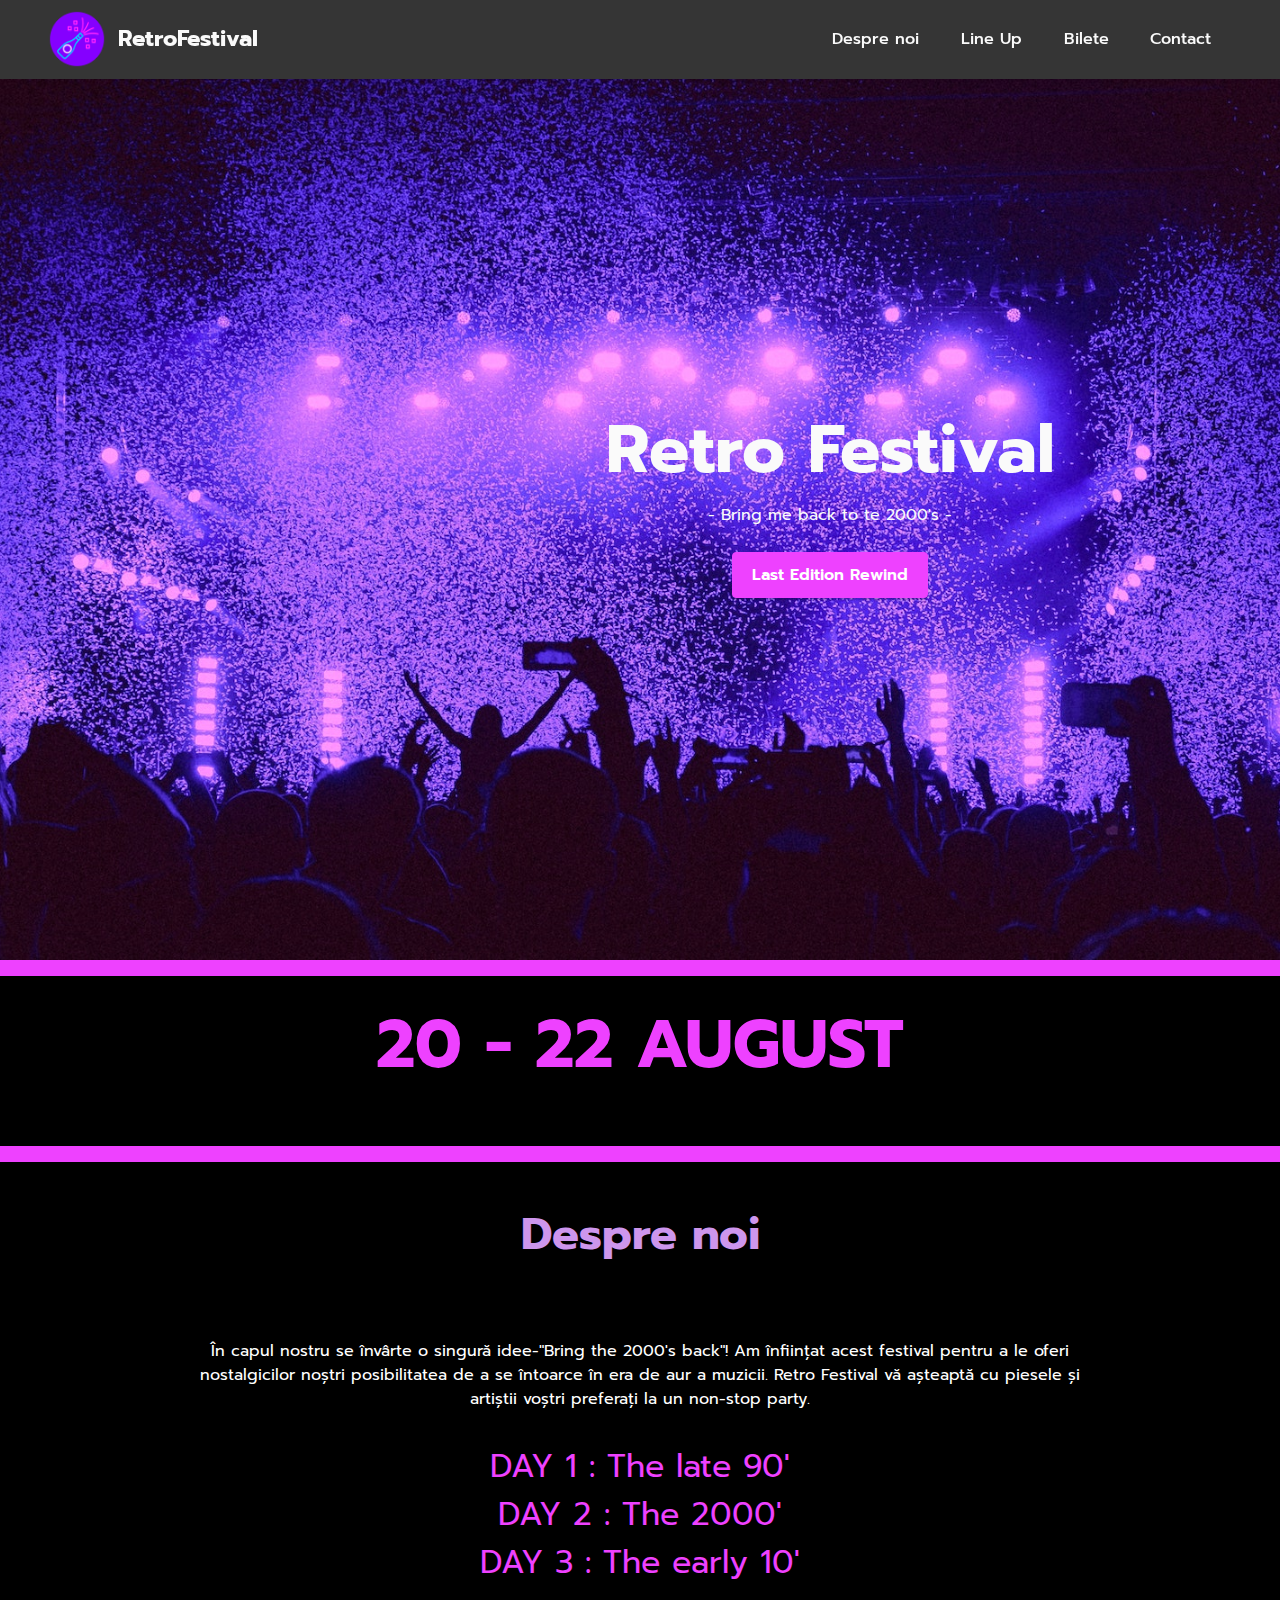
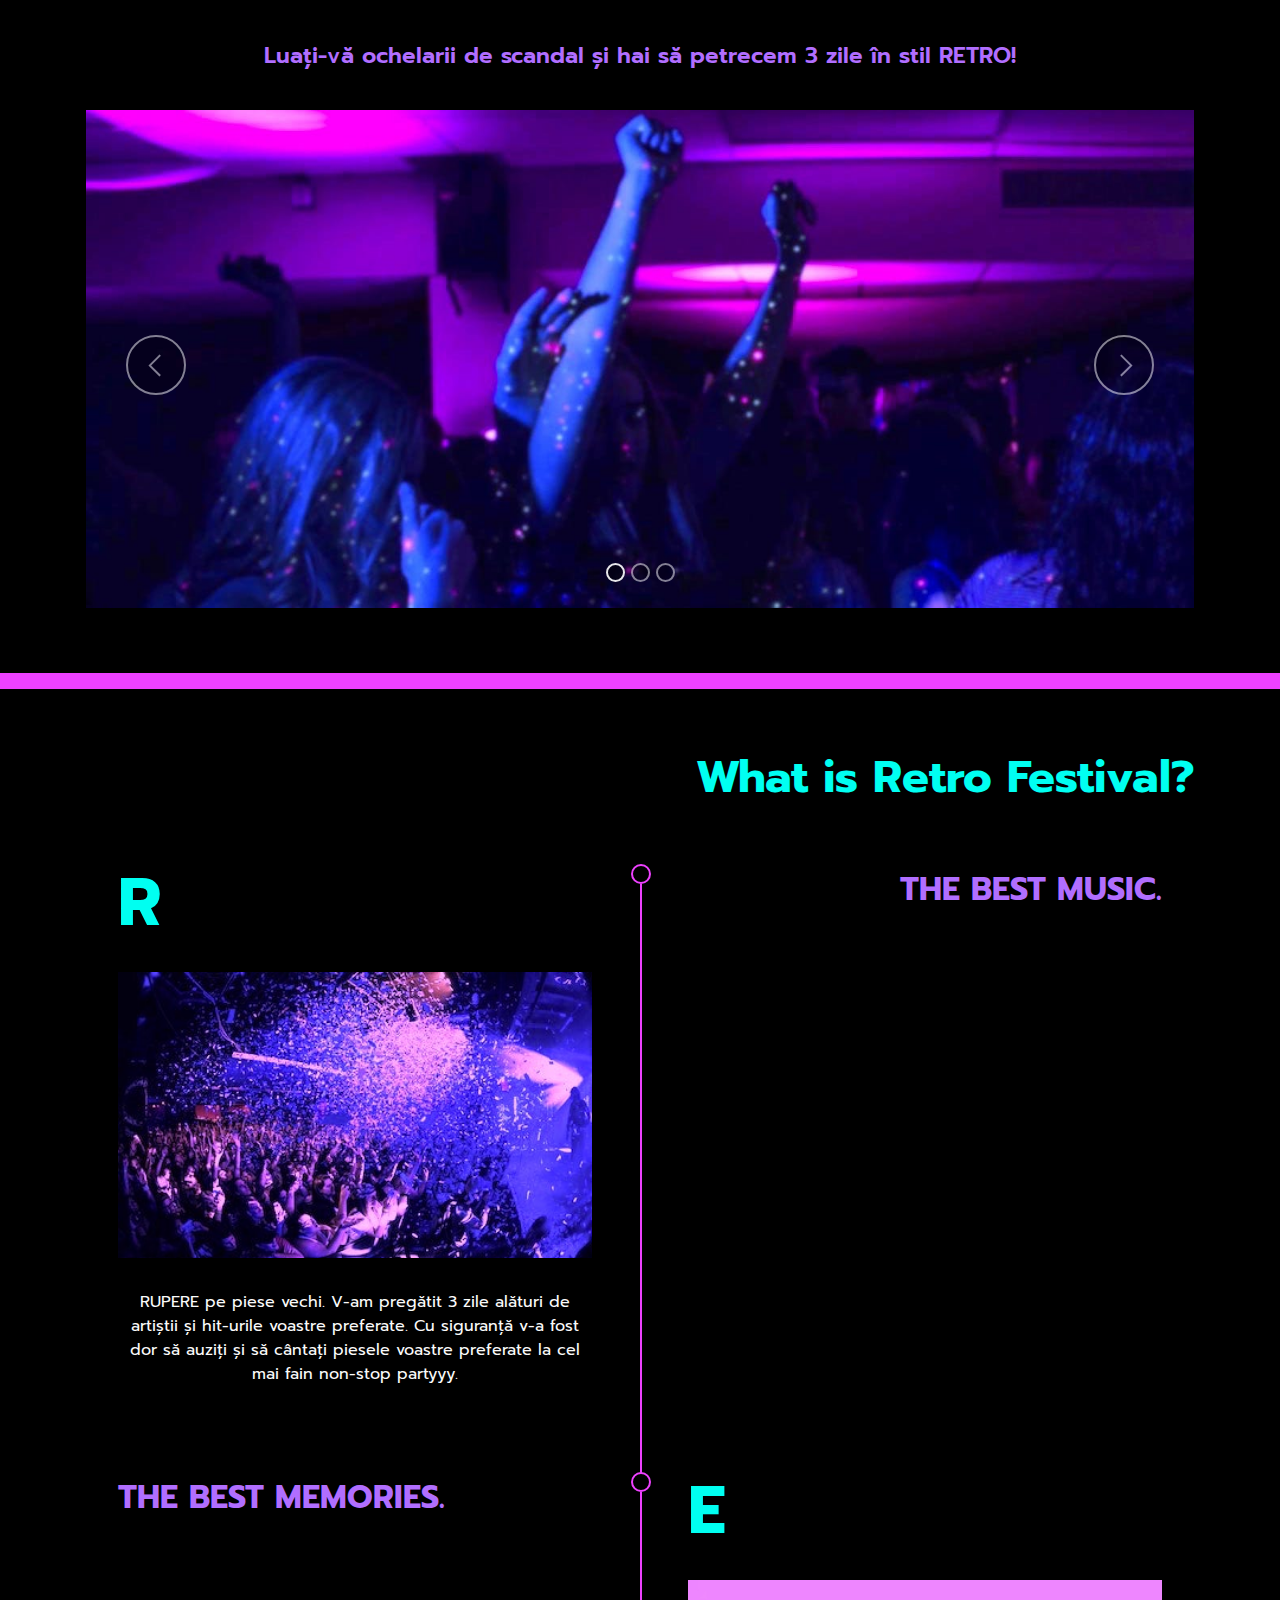
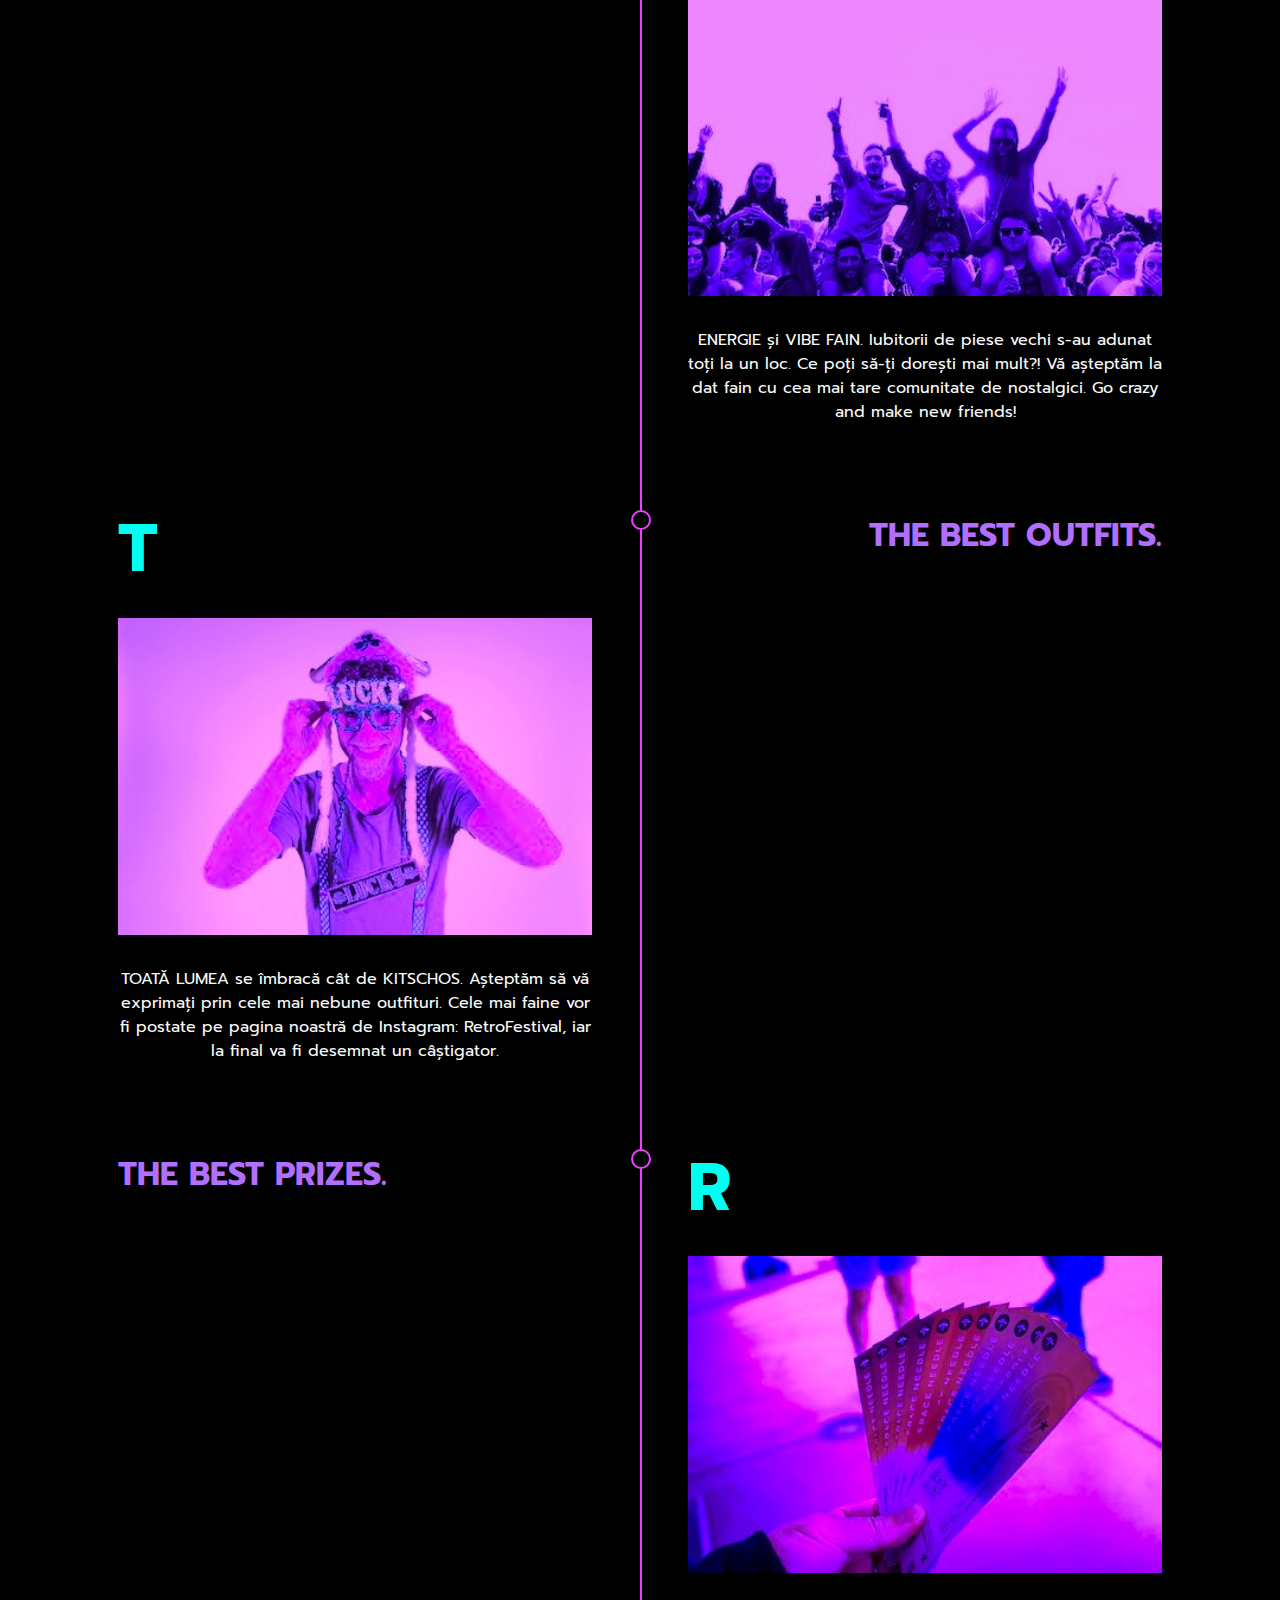
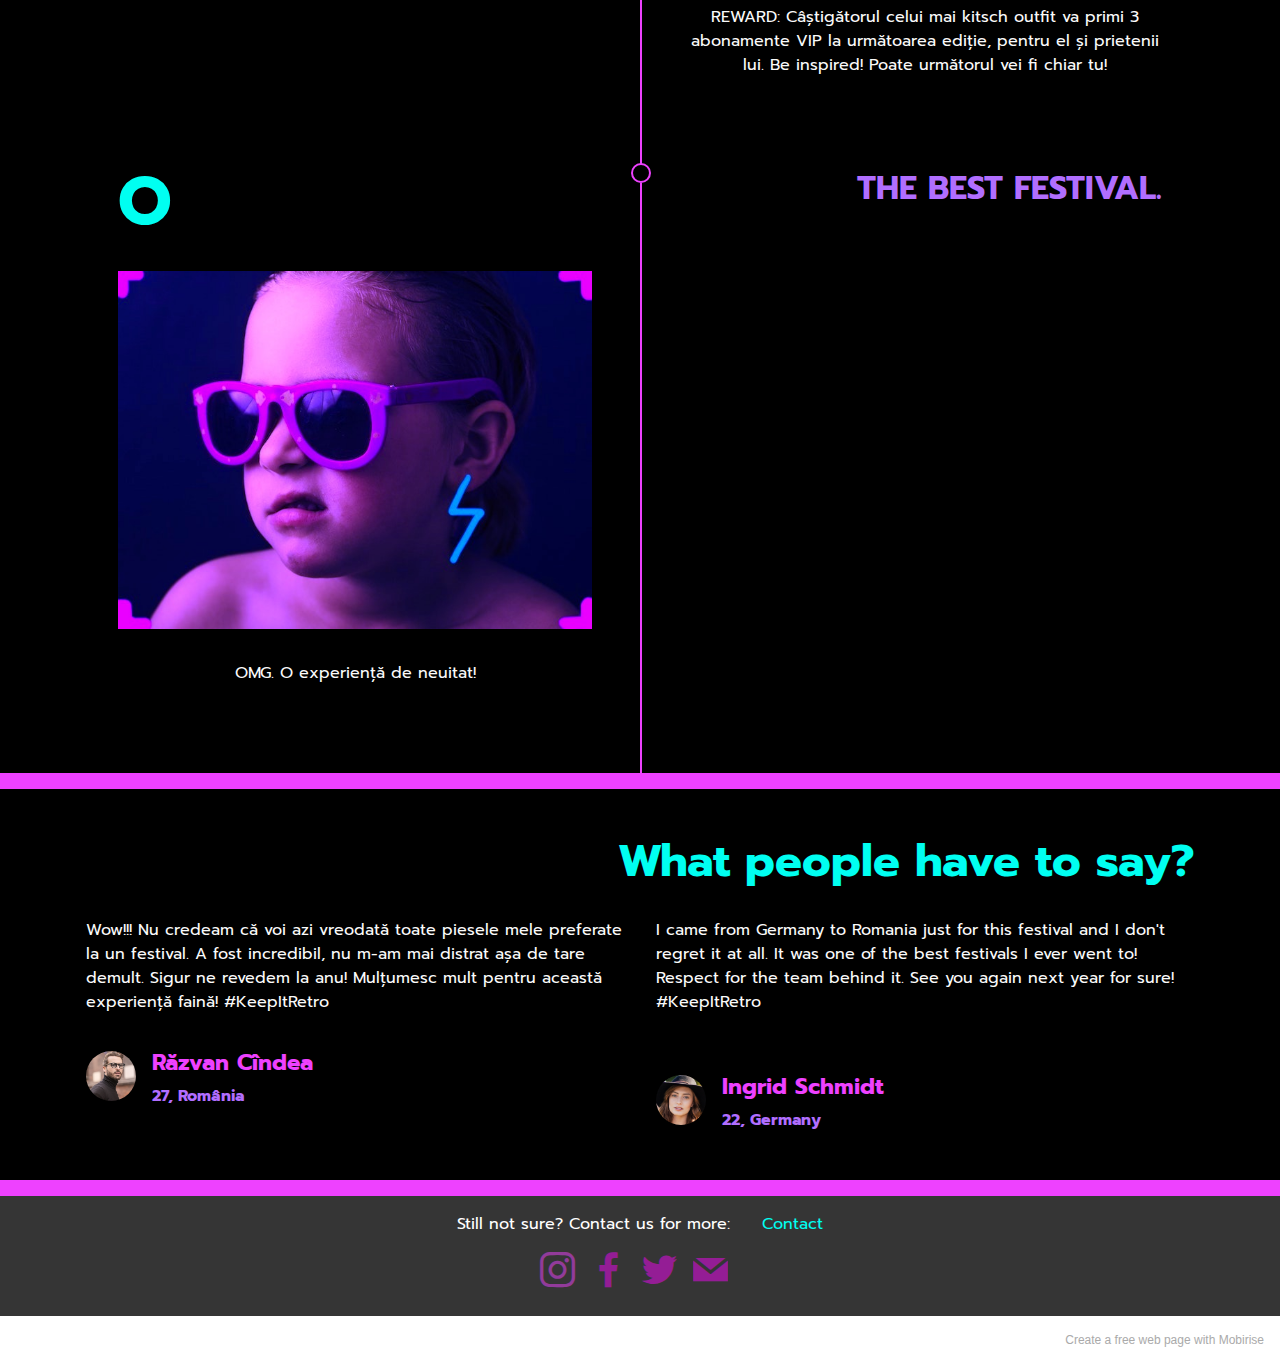
<file: index.html>
<!DOCTYPE html>
<html  >
<head>
  <!-- Site made with Mobirise Website Builder v5.5.8, https://mobirise.com -->
  <meta charset="UTF-8">
  <meta http-equiv="X-UA-Compatible" content="IE=edge">
  <meta name="generator" content="Mobirise v5.5.8, mobirise.com">
  <meta name="viewport" content="width=device-width, initial-scale=1, minimum-scale=1">
  <link rel="shortcut icon" href="assets/images/champagne.png" type="image/x-icon">
  <meta name="description" content="Acesta este site-ul oficial al festivalului Retro Festival. Ediția 2022, Cluj-Napoca">
  
  
  <title>Despre noi - RetroFestival</title>
  <link rel="stylesheet" href="assets/web/assets/mobirise-icons2/mobirise2.css">
  <link rel="stylesheet" href="assets/bootstrap/css/bootstrap.min.css">
  <link rel="stylesheet" href="assets/bootstrap/css/bootstrap-grid.min.css">
  <link rel="stylesheet" href="assets/bootstrap/css/bootstrap-reboot.min.css">
  <link rel="stylesheet" href="assets/dropdown/css/style.css">
  <link rel="stylesheet" href="assets/socicon/css/styles.css">
  <link rel="stylesheet" href="assets/theme/css/style.css">
  <link rel="preload" href="https://fonts.googleapis.com/css?family=Prompt:100,100i,200,200i,300,300i,400,400i,500,500i,600,600i,700,700i,800,800i,900,900i&display=swap" as="style" onload="this.onload=null;this.rel='stylesheet'">
  <noscript><link rel="stylesheet" href="https://fonts.googleapis.com/css?family=Prompt:100,100i,200,200i,300,300i,400,400i,500,500i,600,600i,700,700i,800,800i,900,900i&display=swap"></noscript>
  <link rel="preload" as="style" href="assets/mobirise/css/mbr-additional.css"><link rel="stylesheet" href="assets/mobirise/css/mbr-additional.css" type="text/css">
  
  
  
  
</head>
<body>
  
  <section data-bs-version="5.1" class="menu menu1 cid-sU9blXkcA0" once="menu" id="menu1-0">
    

    <nav class="navbar navbar-dropdown navbar-fixed-top navbar-expand-lg">
        <div class="container-fluid">
            <div class="navbar-brand">
                <span class="navbar-logo">
                    <a href="index.html">
                        <img src="assets/images/champagne.png" alt="champagne" style="height: 3.6rem;">
                    </a>
                </span>
                <span class="navbar-caption-wrap"><a class="navbar-caption text-white text-primary display-4" href="index.html">RetroFestival</a></span>
            </div>
            <button class="navbar-toggler" type="button" data-toggle="collapse" data-bs-toggle="collapse" data-target="#navbarSupportedContent" data-bs-target="#navbarSupportedContent" aria-controls="navbarNavAltMarkup" aria-expanded="false" aria-label="Toggle navigation">
                <div class="hamburger">
                    <span></span>
                    <span></span>
                    <span></span>
                    <span></span>
                </div>
            </button>
            <div class="collapse navbar-collapse" id="navbarSupportedContent">
                <ul class="navbar-nav nav-dropdown nav-right" data-app-modern-menu="true"><li class="nav-item"><a class="nav-link link text-white text-primary display-7" href="index.html">Despre noi</a></li>
                    <li class="nav-item"><a class="nav-link link text-white text-primary display-7" href="lineup.html">Line Up</a></li>
                    <li class="nav-item"><a class="nav-link link text-white text-primary display-7" href="bilete.html">Bilete</a></li><li class="nav-item"><a class="nav-link link text-white text-primary display-7" href="contact.html">Contact</a></li></ul>
                
                
            </div>
        </div>
    </nav>
</section>

<section data-bs-version="5.1" class="header7 cid-sU9mG4aUOv mbr-fullscreen" id="header7-1">

    

    

    <div class="text-right container">
        <div class="row justify-content-end">
            <div class="col-12 col-lg-8">
                <h1 class="mbr-section-title mbr-fonts-style mb-3 display-1"><strong>Retro Festival</strong></h1>
                
                <p class="mbr-text mbr-fonts-style display-7">- Bring me back to te 2000's -</p>
                <div class="mbr-section-btn mt-3"><a class="btn btn-success display-7" href="https://www.youtube.com/watch?v=b-esdxjN8N8" target="_blank">Last Edition Rewind</a></div>
            </div>
        </div>
    </div>
</section>

<section data-bs-version="5.1" class="content4 cid-sU9vx9nC90" id="content4-2">
    
    
    <div class="container-fluid">
        <div class="row justify-content-center">
            <div class="title col-md-12 col-lg-12">
                
                
                
            </div>
        </div>
    </div>
</section>

<section data-bs-version="5.1" class="content4 cid-sUdxFJqQ7x" id="content4-3">
    
    
    <div class="container">
        <div class="row justify-content-center">
            <div class="title col-md-12 col-lg-12">
                <h3 class="mbr-section-title mbr-fonts-style align-center mb-4 display-1"><strong>20 - 22 AUGUST</strong></h3>
                
                
            </div>
        </div>
    </div>
</section>

<section data-bs-version="5.1" class="content4 cid-sUdyLlBFq3" id="content4-4">
    
    
    <div class="container-fluid">
        <div class="row justify-content-center">
            <div class="title col-md-12 col-lg-12">
                
                
                
            </div>
        </div>
    </div>
</section>

<section data-bs-version="5.1" class="content4 cid-sUdCViQHH5" id="content4-c">
    
    
    <div class="container">
        <div class="row justify-content-center">
            <div class="title col-md-12 col-lg-12">
                <h3 class="mbr-section-title mbr-fonts-style align-center mb-4 display-2"><strong>Despre noi</strong><br></h3>
                
                
            </div>
        </div>
    </div>
</section>

<section data-bs-version="5.1" class="info3 cid-sUgz0lwxzJ" id="info3-p">

    

    

    <div class="container">
        <div class="row justify-content-center">
            <div class="card col-12 col-lg-10">
                <div class="card-wrapper">
                    <div class="card-box align-center">
                        <h4 class="card-title mbr-fonts-style align-center mb-4 display-7">În capul nostru se învârte o singură idee-"Bring the 2000's back"! Am înființat acest festival pentru a le oferi nostalgicilor noștri posibilitatea de a se întoarce în era de aur a muzicii. Retro Festival vă așteaptă cu piesele și artiștii voștri preferați la un non-stop party.</h4>
                        <p class="mbr-text mbr-fonts-style mb-4 display-5">DAY 1 : The late 90'<br>DAY 2 : The 2000'<br>DAY 3 : The early 10'</p>
                        <div class="mbr-section-btn mt-3"><a class="btn btn-secondary-outline display-4" href="https://www.youtube.com/watch?v=6lyJIvpkh48" target="_blank">Luați-vă ochelarii de scandal și hai să petrecem 3 zile în stil RETRO!</a></div>
                    </div>
                </div>
            </div>
        </div>
    </div>
</section>

<section data-bs-version="5.1" class="slider2 cid-sUletYfkrP" id="slider2-t">
    

    
    <div class="container">
        <div class="row justify-content-center">
            <div class="col-12 col-md-12">
                <div class="carousel slide" id="sUr0WcOjV2" data-ride="carousel" data-bs-ride="carousel" data-interval="5000" data-bs-interval="5000">
                    
                    <ol class="carousel-indicators">
                        <li data-slide-to="0" data-bs-slide-to="0" class="active" data-target="#sUr0WcOjV2" data-bs-target="#sUr0WcOjV2"></li>
                        <li data-slide-to="1" data-bs-slide-to="1" data-target="#sUr0WcOjV2" data-bs-target="#sUr0WcOjV2"></li>
                        <li data-slide-to="2" data-bs-slide-to="2" data-target="#sUr0WcOjV2" data-bs-target="#sUr0WcOjV2"></li>
                    </ol>
                    <div class="carousel-inner">
                        <div class="carousel-item slider-image item active">
                            <div class="item-wrapper">
                                <img class="d-block w-100" alt="dance party" src="assets/images/slide1.jpeg">
                                <div class="carousel-caption d-none d-md-block">
                                    <h5 class="mbr-section-subtitle mbr-fonts-style display-5"><br><br><br></h5>
                                    
                                </div>
                            </div>
                        </div>
                        <div class="carousel-item slider-image item">
                            <div class="item-wrapper">
                                <img class="d-block w-100" alt="people socialize" src="assets/images/slide4.jpg">
                                <div class="carousel-caption d-none d-md-block">
                                    <h5 class="mbr-section-subtitle mbr-fonts-style display-5"></h5>
                                    
                                </div>
                            </div>
                        </div>
                        <div class="carousel-item slider-image item">
                            <div class="item-wrapper">
                                <img class="d-block w-100" alt="dj set" src="assets/images/slide3.jpg">
                                <div class="carousel-caption d-none d-md-block">
                                    <h5 class="mbr-section-subtitle mbr-fonts-style display-5"></h5>
                                    
                                </div>
                            </div>
                        </div>
                    </div>
                    <a class="carousel-control carousel-control-prev" role="button" data-slide="prev" data-bs-slide="prev" href="#sUr0WcOjV2">
                        <span class="mobi-mbri mobi-mbri-arrow-prev" aria-hidden="true"></span>
                        <span class="sr-only visually-hidden">Previous</span>
                    </a>
                    <a class="carousel-control carousel-control-next" role="button" data-slide="next" data-bs-slide="next" href="#sUr0WcOjV2">
                        <span class="mobi-mbri mobi-mbri-arrow-next" aria-hidden="true"></span>
                        <span class="sr-only visually-hidden">Next</span>
                    </a>
                </div>
            </div>
        </div>
    </div>
</section>

<section data-bs-version="5.1" class="content4 cid-sUgAtt4YSp" id="content4-r">
    
    
    <div class="container-fluid">
        <div class="row justify-content-center">
            <div class="title col-md-12 col-lg-12">
                
                
                
            </div>
        </div>
    </div>
</section>

<section data-bs-version="5.1" class="timeline1 cid-sUfmVC2ERj" id="timeline1-i">
    
    
    <div class="timelines-container container" mbri-timelines="">
        <div class="mbr-section-head">
            <h3 class="mbr-section-title mbr-fonts-style align-center mb-0 display-2"><strong>What is Retro Festival?</strong></h3>
            
        </div>
        <div class="row timeline-element mb-2 mt-4 reverseTimeline">
            <div class="timeline-date col-12 col-md-6">
                <div class="timeline-date-wrapper">
                    <p class="mbr-timeline-date mbr-fonts-style display-5"><strong>THE BEST MUSIC.</strong></p>
                </div>
            </div>
            <span class="iconBackground"></span>
            <div class="col-12 col-md-6">
                <div class="timeline-text-wrapper">
                    <h4 class="mbr-timeline-title mbr-fonts-style mb-4 display-1">
                        <strong>R</strong>
                    </h4>
                    <div class="image-wrapper mb-4">
                        <img src="assets/images/elena-de-soto-w423nnhfjfg-unsplash.jpg" alt="festival confetti" title="">
                    </div>
                    <p class="mbr-text mbr-fonts-style display-7">
                        RUPERE pe piese vechi. V-am pregătit 3 zile alături de artiștii și hit-urile voastre preferate. Cu siguranță v-a fost dor să auziți și să cântați piesele voastre preferate la cel mai fain non-stop partyyy.
                    </p>
                </div>
            </div>
        </div>
        <div class="row timeline-element mb-2">
            <div class="col-12 col-md-6">
                <div class="timeline-text-wrapper">
                    <h4 class="mbr-timeline-title mbr-fonts-style mb-4 display-1">
                        <strong>E</strong>
                    </h4>
                    <div class="image-wrapper mb-4">
                        <img src="assets/images/jade-masri-74tleykgrbe-unsplash.jpg" alt="happy crowd" title="">
                    </div>
                    <p class="mbr-text mbr-fonts-style display-7">
                        ENERGIE și VIBE FAIN. Iubitorii de piese vechi s-au adunat toți la un loc. Ce poți să-ți dorești mai mult?! Vă așteptăm la dat fain cu cea mai tare comunitate de nostalgici. Go crazy and make new friends!
                    </p>
                </div>
            </div>
            <span class="iconBackground"></span>
            <div class="timeline-date col-12 col-md-6">
                <div class="timeline-date-wrapper">
                    <p class="mbr-timeline-date mbr-fonts-style display-5"><strong>THE BEST MEMORIES.</strong></p>
                </div>
            </div>
        </div>
        <div class="row timeline-element mb-2">
            <div class="timeline-date col-12 col-md-6">
                <div class="timeline-date-wrapper">
                    <p class="mbr-timeline-date mbr-fonts-style display-5"><strong>THE BEST OUTFITS.</strong></p>
                </div>
            </div>
            <span class="iconBackground"></span>
            <div class="col-12 col-md-6">
                <div class="timeline-text-wrapper">
                    <h4 class="mbr-timeline-title mbr-fonts-style mb-4 display-1">
                        <strong>T</strong>
                    </h4>
                    <div class="image-wrapper mb-4">
                        <img src="assets/images/pexels-rodnae-productions-7080360.jpg" alt="kitsch outfit" title="">
                    </div>
                    <p class="mbr-text mbr-fonts-style display-7">
                        TOATĂ LUMEA se îmbracă cât de KITSCHOS. Așteptăm să vă exprimați prin cele mai nebune outfituri. Cele mai faine vor fi postate pe pagina noastră de Instagram: RetroFestival, iar la final va fi desemnat un câștigator.
                    </p>
                </div>
            </div>
        </div>
        <div class="row timeline-element mb-2 reverseTimeline">
            <div class="col-12 col-md-6">
                <div class="timeline-text-wrapper">
                    <h4 class="mbr-timeline-title mbr-fonts-style mb-4 display-1">
                        <strong>R</strong>
                    </h4>
                    <div class="image-wrapper mb-4">
                        <img src="assets/images/andy-li-a-djoypxevu-unsplash.jpg" alt="tickets" title="">
                    </div>
                    <p class="mbr-text mbr-fonts-style display-7">
                        REWARD: Câștigătorul celui mai kitsch outfit va primi 3 abonamente VIP la următoarea ediție, pentru el și prietenii lui. Be inspired! Poate următorul vei fi chiar tu!
                    </p>
                </div>
            </div>
            <span class="iconBackground"></span>
            <div class="timeline-date col-12 col-md-6">
                <div class="timeline-date-wrapper">
                    <p class="mbr-timeline-date mbr-fonts-style display-5"><strong>THE BEST PRIZES.</strong></p>
                </div>
            </div>
        </div>
        <div class="row timeline-element mb-2 reverseTimeline">
            <div class="timeline-date col-12 col-md-6">
                <div class="timeline-date-wrapper">
                    <p class="mbr-timeline-date mbr-fonts-style display-5"><strong>THE BEST FESTIVAL.</strong></p>
                </div>
            </div>
            <span class="iconBackground"></span>
            <div class="col-12 col-md-6">
                <div class="timeline-text-wrapper">
                    <h4 class="mbr-timeline-title mbr-fonts-style mb-4 display-1">
                        <strong>O</strong>
                    </h4>
                    <div class="image-wrapper mb-4">
                        <img src="assets/images/cool1-1.jpg" alt="cool kid" title="">
                    </div>
                    <p class="mbr-text mbr-fonts-style display-7">OMG. O experiență de neuitat!<br></p>
                </div>
            </div>
        </div>
        
        
        
        
        
        
        
    </div>
</section>

<section data-bs-version="5.1" class="content4 cid-sUgrRDPkpe" id="content4-m">
    
    
    <div class="container-fluid">
        <div class="row justify-content-center">
            <div class="title col-md-12 col-lg-12">
                
                
                
            </div>
        </div>
    </div>
</section>

<section data-bs-version="5.1" class="testimonials2 cid-sUqrV7uwbI" id="testimonials2-1q">
    
    
    <div class="container">
        <h3 class="mbr-section-title mbr-fonts-style align-center mb-4 display-2"><strong>What people have to say?</strong></h3>
        <div class="row justify-content-center">
            <div class="card col-12 col-md-6">
                <p class="mbr-text mbr-fonts-style mb-4 display-7">Wow!!! Nu credeam că voi azi vreodată toate piesele mele preferate la un festival. A fost incredibil, nu m-am mai distrat așa de tare demult. Sigur ne revedem la anu! Mulțumesc mult pentru această experiență faină! #KeepItRetro</p>
                <div class="d-flex mb-md-0 mb-4">
                    <div class="image-wrapper">
                        <img src="assets/images/man16.jpeg" alt="man with glasses">
                    </div>
                    <div class="text-wrapper">
                        <p class="name mbr-fonts-style mb-1 display-4"><strong>Răzvan Cîndea</strong></p>
                        <p class="position mbr-fonts-style display-7"><strong>27, România</strong></p>
                    </div>
                </div>
            </div>
            <div class="card col-12 col-md-6">
                <p class="mbr-text mbr-fonts-style mb-4 display-7">I came from Germany to Romania just for this festival and I don't regret it at all. It was one of the best festivals I ever went to! Respect for the team behind it. See you again next year for sure! #KeepItRetro<br><br></p>
                <div class="d-flex mb-md-0 mb-4">
                    <div class="image-wrapper">
                        <img src="assets/images/woman05.jpeg" alt="woman with hat">
                    </div>
                    <div class="text-wrapper">
                        <p class="name mbr-fonts-style mb-1 display-4"><strong>Ingrid Schmidt</strong></p>
                        <p class="position mbr-fonts-style display-7"><strong>22, Germany</strong></p>
                    </div>
                </div>
            </div>
        </div>
    </div>
</section>

<section data-bs-version="5.1" class="content4 cid-sUqoKzQ57G" id="content4-1p">
    
    
    <div class="container-fluid">
        <div class="row justify-content-center">
            <div class="title col-md-12 col-lg-12">
                
                
                
            </div>
        </div>
    </div>
</section>

<section data-bs-version="5.1" class="footer3 cid-sUgsFLXIx6" once="footers" id="footer3-o">

    

    

    <div class="container">
        <div class="media-container-row align-center mbr-white">
            <div class="row row-links">
                <ul class="foot-menu">
                    
                    
                    
                    
                    
                <li class="foot-menu-item mbr-fonts-style display-7">Still not sure? Contact us for more:</li><li class="foot-menu-item mbr-fonts-style display-7"><a href="contact.html" class="text-info">Contact</a></li></ul>
            </div>
            <div class="row social-row">
                <div class="social-list align-right pb-2">
                    
                    
                    
                    
                    
                    
                <div class="soc-item">
                        <a href="https://www.instagram.com/retrofest_py/" target="_blank">
                            <span class="mbr-iconfont mbr-iconfont-social socicon-instagram socicon" style="color: rgb(238, 65, 255); fill: rgb(238, 65, 255); font-size: 35px;"></span>
                        </a>
                    </div><div class="soc-item">
                        <a href="https://www.facebook.com/RetroFestivalUK" target="_blank">
                            <span class="mbr-iconfont mbr-iconfont-social socicon-facebook socicon" style="color: rgb(242, 7, 245); fill: rgb(242, 7, 245); font-size: 35px;"></span>
                        </a>
                    </div><div class="soc-item">
                        <a href="https://twitter.com/RetroNewsNow" target="_blank">
                            <span class="mbr-iconfont mbr-iconfont-social socicon-twitter socicon" style="color: rgb(242, 7, 245); fill: rgb(242, 7, 245); font-size: 35px;"></span>
                        </a>
                    </div><div class="soc-item">
                        <a href="https://mail.google.com/mail/u/0/?zx=tzuvf56yznpq#inbox" target="_blank">
                            <span class="mbr-iconfont mbr-iconfont-social socicon-mail socicon" style="color: rgb(242, 7, 245); fill: rgb(242, 7, 245); font-size: 35px;"></span>
                        </a>
                    </div></div>
            </div>
            <div class="row row-copirayt">
                <p class="mbr-text mb-0 mbr-fonts-style mbr-white align-center display-7"></p>
            </div>
        </div>
    </div>
</section><section style="background-color: #fff; font-family: -apple-system, BlinkMacSystemFont, 'Segoe UI', 'Roboto', 'Helvetica Neue', Arial, sans-serif; color:#aaa; font-size:12px; padding: 0; align-items: center; display: flex;"><a href="https://mobirise.site/o" style="flex: 1 1; height: 3rem; padding-left: 1rem;"></a><p style="flex: 0 0 auto; margin:0; padding-right:1rem;">Create a free <a href="https://mobirise.site/y" style="color:#aaa;">web page</a> with Mobirise</p></section><script src="assets/bootstrap/js/bootstrap.bundle.min.js"></script>  <script src="assets/smoothscroll/smooth-scroll.js"></script>  <script src="assets/ytplayer/index.js"></script>  <script src="assets/dropdown/js/navbar-dropdown.js"></script>  <script src="assets/theme/js/script.js"></script>  
  
  
</body>
</html>
</file>
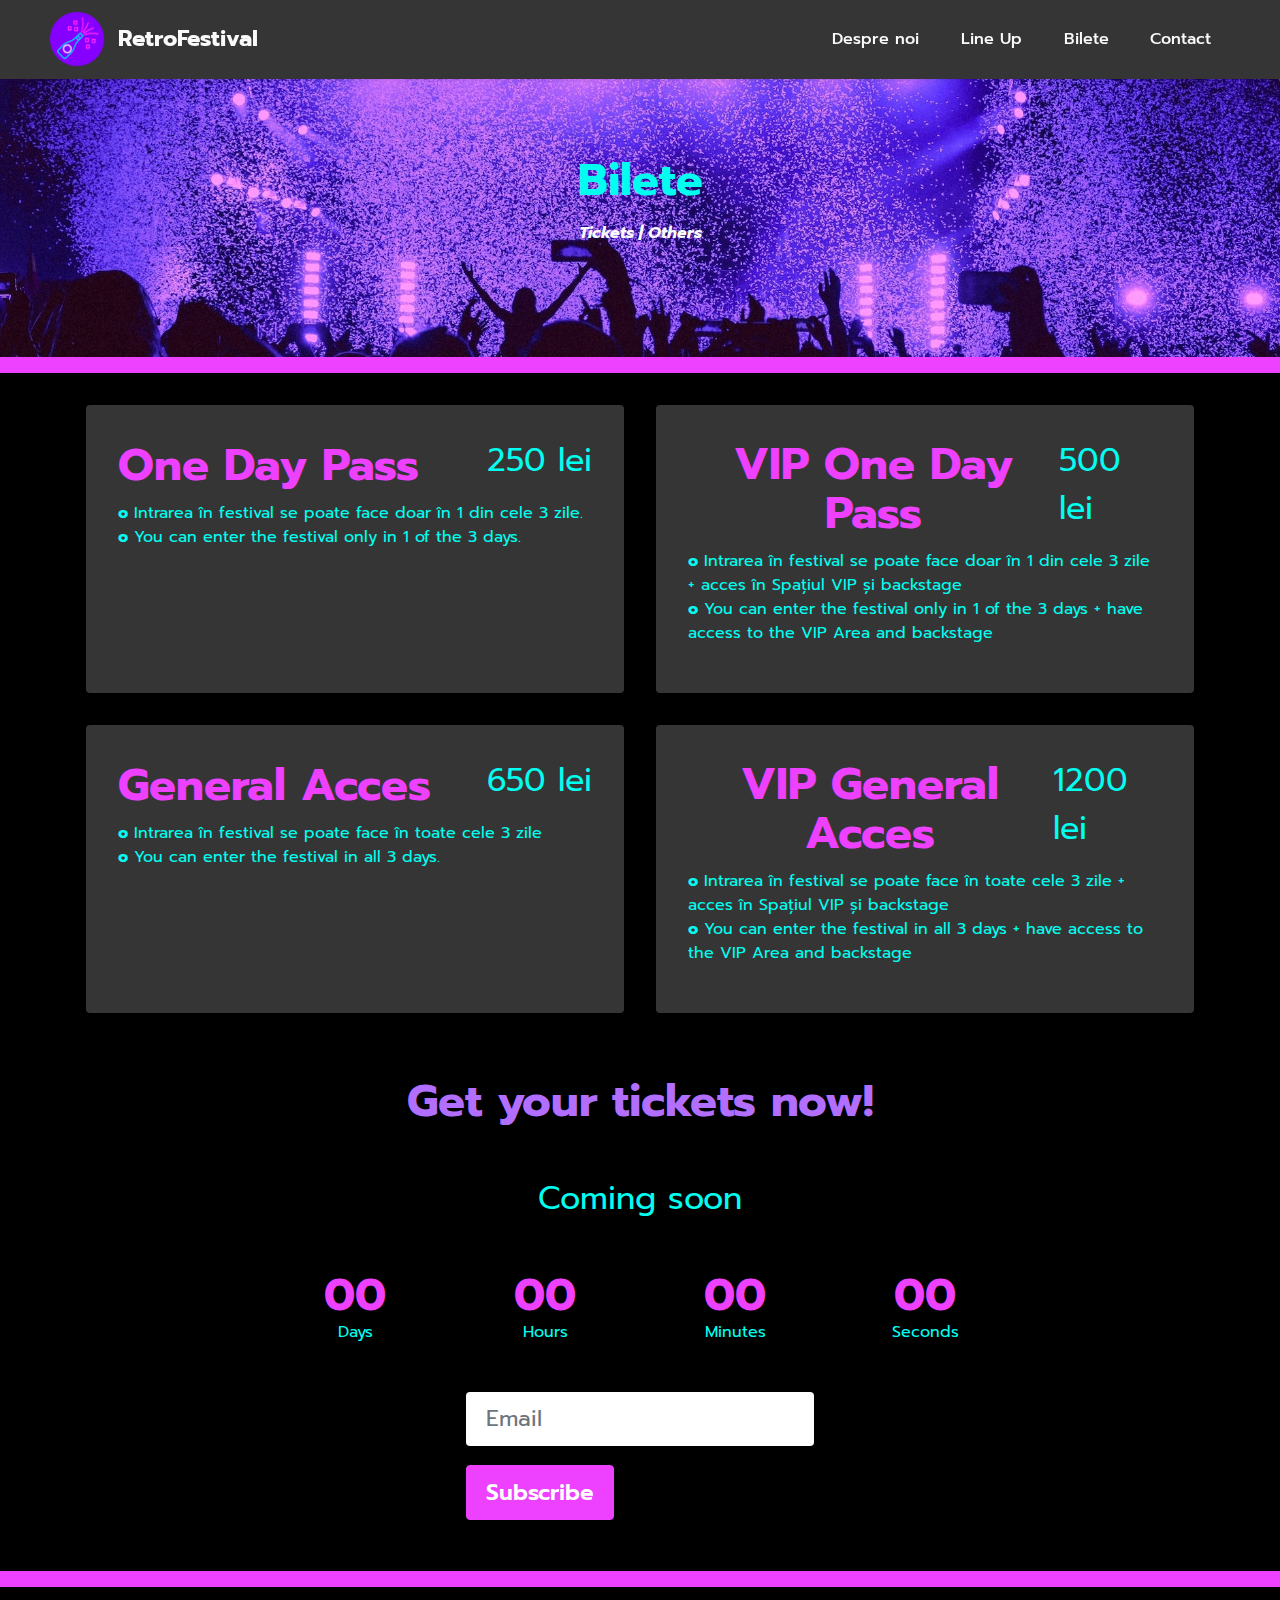
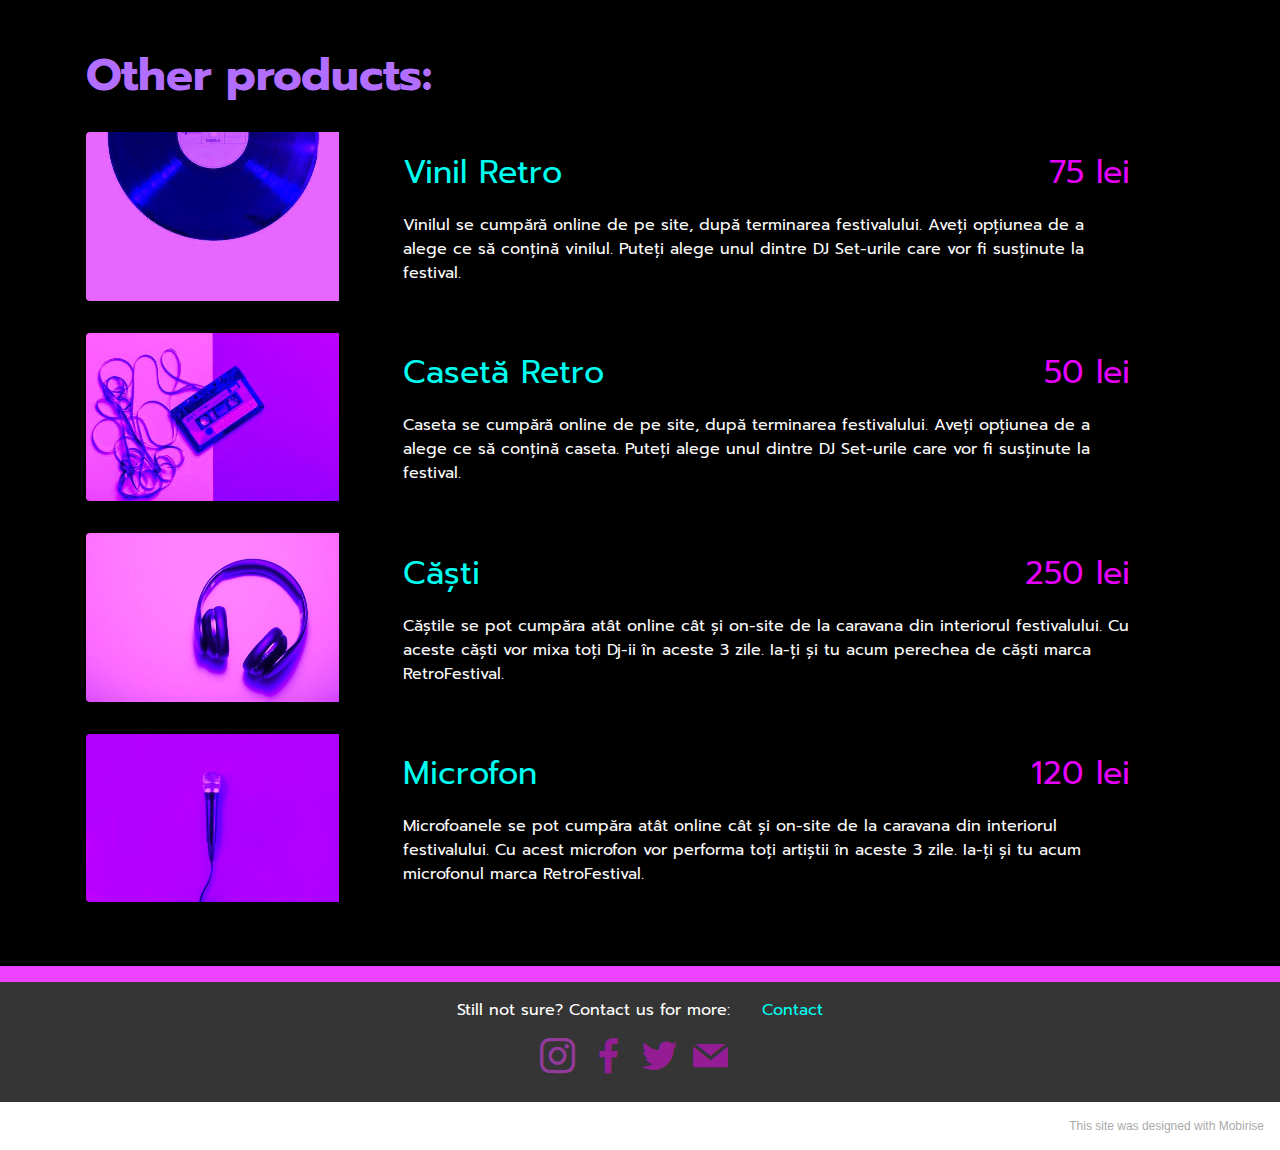
<file: bilete.html>
<!DOCTYPE html>
<html  >
<head>
  <!-- Site made with Mobirise Website Builder v5.5.8, https://mobirise.com -->
  <meta charset="UTF-8">
  <meta http-equiv="X-UA-Compatible" content="IE=edge">
  <meta name="generator" content="Mobirise v5.5.8, mobirise.com">
  <meta name="viewport" content="width=device-width, initial-scale=1, minimum-scale=1">
  <link rel="shortcut icon" href="assets/images/champagne.png" type="image/x-icon">
  <meta name="description" content="The Retro Festival tickets are available right now. Buy one now!">
  
  
  <title>Bilete - RetroFestival</title>
  <link rel="stylesheet" href="assets/bootstrap/css/bootstrap.min.css">
  <link rel="stylesheet" href="assets/bootstrap/css/bootstrap-grid.min.css">
  <link rel="stylesheet" href="assets/bootstrap/css/bootstrap-reboot.min.css">
  <link rel="stylesheet" href="assets/dropdown/css/style.css">
  <link rel="stylesheet" href="assets/socicon/css/styles.css">
  <link rel="stylesheet" href="assets/theme/css/style.css">
  <link rel="preload" href="https://fonts.googleapis.com/css?family=Prompt:100,100i,200,200i,300,300i,400,400i,500,500i,600,600i,700,700i,800,800i,900,900i&display=swap" as="style" onload="this.onload=null;this.rel='stylesheet'">
  <noscript><link rel="stylesheet" href="https://fonts.googleapis.com/css?family=Prompt:100,100i,200,200i,300,300i,400,400i,500,500i,600,600i,700,700i,800,800i,900,900i&display=swap"></noscript>
  <link rel="preload" as="style" href="assets/mobirise/css/mbr-additional.css"><link rel="stylesheet" href="assets/mobirise/css/mbr-additional.css" type="text/css">
  
  
  
  
</head>
<body>
  
  <section data-bs-version="5.1" class="menu menu1 cid-sU9blXkcA0" once="menu" id="menu1-16">
    

    <nav class="navbar navbar-dropdown navbar-fixed-top navbar-expand-lg">
        <div class="container-fluid">
            <div class="navbar-brand">
                <span class="navbar-logo">
                    <a href="index.html">
                        <img src="assets/images/champagne.png" alt="champagne" style="height: 3.6rem;">
                    </a>
                </span>
                <span class="navbar-caption-wrap"><a class="navbar-caption text-white text-primary display-4" href="index.html">RetroFestival</a></span>
            </div>
            <button class="navbar-toggler" type="button" data-toggle="collapse" data-bs-toggle="collapse" data-target="#navbarSupportedContent" data-bs-target="#navbarSupportedContent" aria-controls="navbarNavAltMarkup" aria-expanded="false" aria-label="Toggle navigation">
                <div class="hamburger">
                    <span></span>
                    <span></span>
                    <span></span>
                    <span></span>
                </div>
            </button>
            <div class="collapse navbar-collapse" id="navbarSupportedContent">
                <ul class="navbar-nav nav-dropdown nav-right" data-app-modern-menu="true"><li class="nav-item"><a class="nav-link link text-white text-primary display-7" href="index.html">Despre noi</a></li>
                    <li class="nav-item"><a class="nav-link link text-white text-primary display-7" href="lineup.html">Line Up</a></li>
                    <li class="nav-item"><a class="nav-link link text-white text-primary display-7" href="bilete.html">Bilete</a></li><li class="nav-item"><a class="nav-link link text-white text-primary display-7" href="contact.html">Contact</a></li></ul>
                
                
            </div>
        </div>
    </nav>
</section>

<section data-bs-version="5.1" class="header6 cid-sUmdFzRBrp" id="header6-1a">

    

    

    <div class="align-center container-fluid">
        <div class="row justify-content-center">
            <div class="col-12 col-lg-12">
                <h1 class="mbr-section-title mbr-fonts-style mbr-white mb-3 display-2"><strong>Bilete</strong></h1>
                
                <p class="mbr-text mbr-white mbr-fonts-style display-7"><em><strong><a href="bilete.html#features8-1k" class="text-white"><b><i>Tickets</i></b></a>&nbsp;|&nbsp;<a href="bilete.html#features11-1r" class="text-white"><b><i>Others</i></b></a></strong></em></p>
                
            </div>
        </div>
    </div>
</section>

<section data-bs-version="5.1" class="content4 cid-sUmjQHSRNI" id="content4-1h">
    
    
    <div class="container-fluid">
        <div class="row justify-content-center">
            <div class="title col-md-12 col-lg-12">
                
                
                
            </div>
        </div>
    </div>
</section>

<section data-bs-version="5.1" class="features7 cid-sUmkL9UIOc" id="features8-1k">
    <!---->
    
    
    <div class="container">
        <div class="row">
            <div class="title col-12">
                
                
            </div>
            <div class="card col-12 col-md-6">
                <div class="card-wrapper">
                    <div class="top-line">
                        <h6 class="card-title mbr-fonts-style display-2"><strong>One Day Pass</strong></h6>
                        <p class="mbr-text cost mbr-fonts-style display-5">250 lei</p>
                    </div>
                    <div class="bottom-line">
                        <p class="mbr-text mbr-fonts-style display-7"><strong>o</strong> Intrarea în festival se poate face doar în 1 din cele 3 zile.<br><strong>o</strong> You can enter the festival only in 1 of the 3 days.&nbsp;</p>
                    </div>
                </div>
            </div>
            <div class="card col-12 col-md-6">
                <div class="card-wrapper">
                    <div class="top-line">
                        <h6 class="card-title mbr-fonts-style display-2"><strong>VIP One Day Pass</strong></h6>
                        <p class="mbr-text cost mbr-fonts-style display-5">500 lei</p>
                    </div>
                    <div class="bottom-line">
                        <p class="mbr-text mbr-fonts-style display-7"><strong>o</strong> Intrarea în festival se poate face doar în 1 din cele 3 zile + acces în Spațiul VIP și backstage<br><strong>o</strong> You can enter the festival only in 1 of the 3 days + have access to the VIP Area and backstage</p>
                    </div>
                </div>
            </div>
            <div class="card col-12 col-md-6">
                <div class="card-wrapper">
                    <div class="top-line">
                        <h6 class="card-title mbr-fonts-style display-2"><strong>General Acces</strong></h6>
                        <p class="mbr-text cost mbr-fonts-style display-5">650 lei</p>
                    </div>
                    <div class="bottom-line">
                        <p class="mbr-text mbr-fonts-style display-7"><strong>o</strong> Intrarea în festival se poate face în toate cele 3 zile<br><strong>o</strong> You can enter the festival in all 3 days.</p>
                    </div>
                </div>
            </div>
            <div class="card col-12 col-md-6">
                <div class="card-wrapper">
                    <div class="top-line">
                        <h6 class="card-title mbr-fonts-style display-2"><strong>VIP General Acces</strong></h6>
                        <p class="mbr-text cost mbr-fonts-style display-5">1200 lei</p>
                    </div>
                    <div class="bottom-line">
                        <p class="mbr-text mbr-fonts-style display-7"><strong>o</strong> Intrarea în festival se poate face în toate cele 3 zile + acces în Spațiul VIP și backstage<br><strong>o</strong> You can enter the festival in all 3 days + have access to the VIP Area and backstage</p>
                    </div>
                </div>
            </div>
            
            
            
            
            
            
            
            
        </div>
    </div>
</section>

<section data-bs-version="5.1" class="countdown1 cid-sUqKpK2hQR" id="countdown1-1t">
    
    
    <div class="container">
        <div class="row justify-content-center">
            <div class="col-lg-8">
                <h3 class="mbr-section-title mb-5 align-center mbr-fonts-style display-2"><strong>Get your tickets now!</strong></h3>
                <h4 class="mbr-section-subtitle mb-5 align-center mbr-fonts-style display-5">Coming soon</h4>
                <div class="countdown-cont align-center mb-5">
                    <div class="daysCountdown col-xs-3 col-sm-3 col-md-3" title="Days"></div>
                    <div class="hoursCountdown col-xs-3 col-sm-3 col-md-3" title="Hours"></div>
                    <div class="minutesCountdown col-xs-3 col-sm-3 col-md-3" title="Minutes"></div>
                    <div class="secondsCountdown col-xs-3 col-sm-3 col-md-3" title="Seconds"></div>
                    <div class="countdown" data-due-date="2022/08/20"></div>
                </div>
                
            </div>
        </div>
        <div class="row">
            <div class="col-lg-4 mx-auto mbr-form" data-form-type="formoid">
                <form action="https://mobirise.eu/" method="POST" class="mbr-form form-with-styler" data-form-title="Form Name"><input type="hidden" name="email" data-form-email="true" value="7NBBj6x3KofJ6iT4zxw7q9UJ20Nq3OaVrK1pLmKCx3AinShsZU69UspVucoTM36A7m12q+FtAIkGSFV+lVuzqLW1e6rlUeGhYWYDpYiESbUa1ayhd1AmeazRL2eOnoNY">
                    <div class="row">
                        <div hidden="hidden" data-form-alert="" class="alert alert-success col-12">Welcome to the RetroFestival family! &lt;3</div>
                        <div hidden="hidden" data-form-alert-danger="" class="alert alert-danger col-12">Oops...! some problem!</div>
                    </div>
                    <div class="dragArea row">
                        <div class="col form-group" data-for="email">
                            <input type="text" name="email" placeholder="Email" data-form-field="email" class="form-control" required="required" value="" id="email-countdown1-1t">
                        </div>
                        <div class="mbr-section-btn"><button type="submit" class="btn btn-success display-4">Subscribe</button></div>
                    </div>
                </form>
            </div>
        </div>
    </div>
</section>

<section data-bs-version="5.1" class="content4 cid-sUqLNsMZQR" id="content4-1u">
    
    
    <div class="container-fluid">
        <div class="row justify-content-center">
            <div class="title col-md-12 col-lg-12">
                
                
                
            </div>
        </div>
    </div>
</section>

<section data-bs-version="5.1" class="features10 cid-sUqCBTyFtl" id="features11-1r">
    <!---->
    
    
    <div class="container">
        <div class="title">
            <h3 class="mbr-section-title mbr-fonts-style mb-4 display-2"><strong>Other products:</strong></h3>
            
        </div>
        <div class="card">
            <div class="card-wrapper">
                <div class="row align-items-center">
                    <div class="col-12 col-md-3">
                        <div class="image-wrapper">
                            <img src="assets/images/pexels-photo-167092.jpeg" alt="vinil" title="">
                        </div>
                    </div>
                    <div class="col-12 col-md">
                        <div class="card-box">
                            <div class="row">
                                <div class="col-12">
                                    <div class="top-line">
                                        <h4 class="card-title mbr-fonts-style display-5">Vinil Retro</h4>
                                        <p class="cost mbr-fonts-style display-5">75 lei</p>
                                    </div>
                                </div>
                                <div class="col-12">
                                    <div class="bottom-line">
                                        <p class="mbr-text mbr-fonts-style m-0 display-7">Vinilul se cumpără online de pe site, după terminarea festivalului. Aveți opțiunea de a alege ce să conțină vinilul. Puteți alege unul dintre DJ Set-urile care vor fi susținute la festival.</p>
                                    </div>
                                </div>
                            </div>
                        </div>
                    </div>
                </div>
            </div>
        </div>
        <div class="card">
            <div class="card-wrapper">
                <div class="row align-items-center">
                    <div class="col-12 col-md-3">
                        <div class="image-wrapper">
                            <img src="assets/images/pexels-photo-1626481.jpeg" alt="casetă" title="">
                        </div>
                    </div>
                    <div class="col-12 col-md">
                        <div class="card-box">
                            <div class="row">
                                <div class="col-12">
                                    <div class="top-line">
                                        <h4 class="card-title mbr-fonts-style display-5">Casetă Retro</h4>
                                        <p class="cost mbr-fonts-style display-5">50 lei</p>
                                    </div>
                                </div>
                                <div class="col-12">
                                    <div class="bottom-line">
                                        <p class="mbr-text mbr-fonts-style m-0 display-7">Caseta se cumpără online de pe site, după terminarea festivalului.&nbsp;Aveți opțiunea de a alege ce să conțină caseta. Puteți alege unul dintre DJ Set-urile care vor fi susținute la festival.</p>
                                    </div>
                                </div>
                            </div>
                        </div>
                    </div>
                </div>
            </div>
        </div>
        <div class="card">
            <div class="card-wrapper">
                <div class="row align-items-center">
                    <div class="col-12 col-md-3">
                        <div class="image-wrapper">
                            <img src="assets/images/photo-1505740420928-5e560c06d30e.jpg" alt="căști" title="">
                        </div>
                    </div>
                    <div class="col-12 col-md">
                        <div class="card-box">
                            <div class="row">
                                <div class="col-12">
                                    <div class="top-line">
                                        <h4 class="card-title mbr-fonts-style display-5">Căști</h4>
                                        <p class="cost mbr-fonts-style display-5">250 lei</p>
                                    </div>
                                </div>
                                <div class="col-12">
                                    <div class="bottom-line">
                                        <p class="mbr-text mbr-fonts-style m-0 display-7">Căștile se pot cumpăra atât online cât și on-site de la caravana din interiorul festivalului. Cu aceste căști vor mixa toți Dj-ii în aceste 3 zile. Ia-ți și tu acum perechea de căști marca RetroFestival.</p>
                                    </div>
                                </div>
                            </div>
                        </div>
                    </div>
                </div>
            </div>
        </div>
        <div class="card">
            <div class="card-wrapper">
                <div class="row align-items-center">
                    <div class="col-12 col-md-3">
                        <div class="image-wrapper">
                            <img src="assets/images/mic1.jpg" alt="microfon" title="">
                        </div>
                    </div>
                    <div class="col-12 col-md">
                        <div class="card-box">
                            <div class="row">
                                <div class="col-12">
                                    <div class="top-line">
                                        <h4 class="card-title mbr-fonts-style display-5">Microfon</h4>
                                        <p class="cost mbr-fonts-style display-5">120 lei</p>
                                    </div>
                                </div>
                                <div class="col-12">
                                    <div class="bottom-line">
                                        <p class="mbr-text mbr-fonts-style m-0 display-7">Microfoanele se pot cumpăra atât online cât și on-site de la caravana din interiorul festivalului. Cu acest microfon vor performa toți artiștii în aceste 3 zile. Ia-ți și tu acum microfonul marca RetroFestival.</p>
                                    </div>
                                </div>
                            </div>
                        </div>
                    </div>
                </div>
            </div>
        </div>
        
        
    </div>
</section>

<section data-bs-version="5.1" class="content4 cid-sUqHKoChLY" id="content4-1s">
    
    
    <div class="container-fluid">
        <div class="row justify-content-center">
            <div class="title col-md-12 col-lg-12">
                
                
                
            </div>
        </div>
    </div>
</section>

<section data-bs-version="5.1" class="footer3 cid-sUgsFLXIx6" once="footers" id="footer3-17">

    

    

    <div class="container">
        <div class="media-container-row align-center mbr-white">
            <div class="row row-links">
                <ul class="foot-menu">
                    
                    
                    
                    
                    
                <li class="foot-menu-item mbr-fonts-style display-7">Still not sure? Contact us for more:</li><li class="foot-menu-item mbr-fonts-style display-7"><a href="contact.html" class="text-info">Contact</a></li></ul>
            </div>
            <div class="row social-row">
                <div class="social-list align-right pb-2">
                    
                    
                    
                    
                    
                    
                <div class="soc-item">
                        <a href="https://www.instagram.com/retrofest_py/" target="_blank">
                            <span class="mbr-iconfont mbr-iconfont-social socicon-instagram socicon" style="color: rgb(238, 65, 255); fill: rgb(238, 65, 255); font-size: 35px;"></span>
                        </a>
                    </div><div class="soc-item">
                        <a href="https://www.facebook.com/RetroFestivalUK" target="_blank">
                            <span class="mbr-iconfont mbr-iconfont-social socicon-facebook socicon" style="color: rgb(242, 7, 245); fill: rgb(242, 7, 245); font-size: 35px;"></span>
                        </a>
                    </div><div class="soc-item">
                        <a href="https://twitter.com/RetroNewsNow" target="_blank">
                            <span class="mbr-iconfont mbr-iconfont-social socicon-twitter socicon" style="color: rgb(242, 7, 245); fill: rgb(242, 7, 245); font-size: 35px;"></span>
                        </a>
                    </div><div class="soc-item">
                        <a href="https://mail.google.com/mail/u/0/?zx=tzuvf56yznpq#inbox" target="_blank">
                            <span class="mbr-iconfont mbr-iconfont-social socicon-mail socicon" style="color: rgb(242, 7, 245); fill: rgb(242, 7, 245); font-size: 35px;"></span>
                        </a>
                    </div></div>
            </div>
            <div class="row row-copirayt">
                <p class="mbr-text mb-0 mbr-fonts-style mbr-white align-center display-7"></p>
            </div>
        </div>
    </div>
</section><section style="background-color: #fff; font-family: -apple-system, BlinkMacSystemFont, 'Segoe UI', 'Roboto', 'Helvetica Neue', Arial, sans-serif; color:#aaa; font-size:12px; padding: 0; align-items: center; display: flex;"><a href="https://mobirise.site/x" style="flex: 1 1; height: 3rem; padding-left: 1rem;"></a><p style="flex: 0 0 auto; margin:0; padding-right:1rem;">This <a href="https://mobirise.site/e" style="color:#aaa;">site</a> was designed with Mobirise</p></section><script src="assets/bootstrap/js/bootstrap.bundle.min.js"></script>  <script src="assets/smoothscroll/smooth-scroll.js"></script>  <script src="assets/ytplayer/index.js"></script>  <script src="assets/dropdown/js/navbar-dropdown.js"></script>  <script src="assets/countdown/countdown.js"></script>  <script src="assets/theme/js/script.js"></script>  <script src="assets/formoid/formoid.min.js"></script>  
  
  
</body>
</html>
</file>
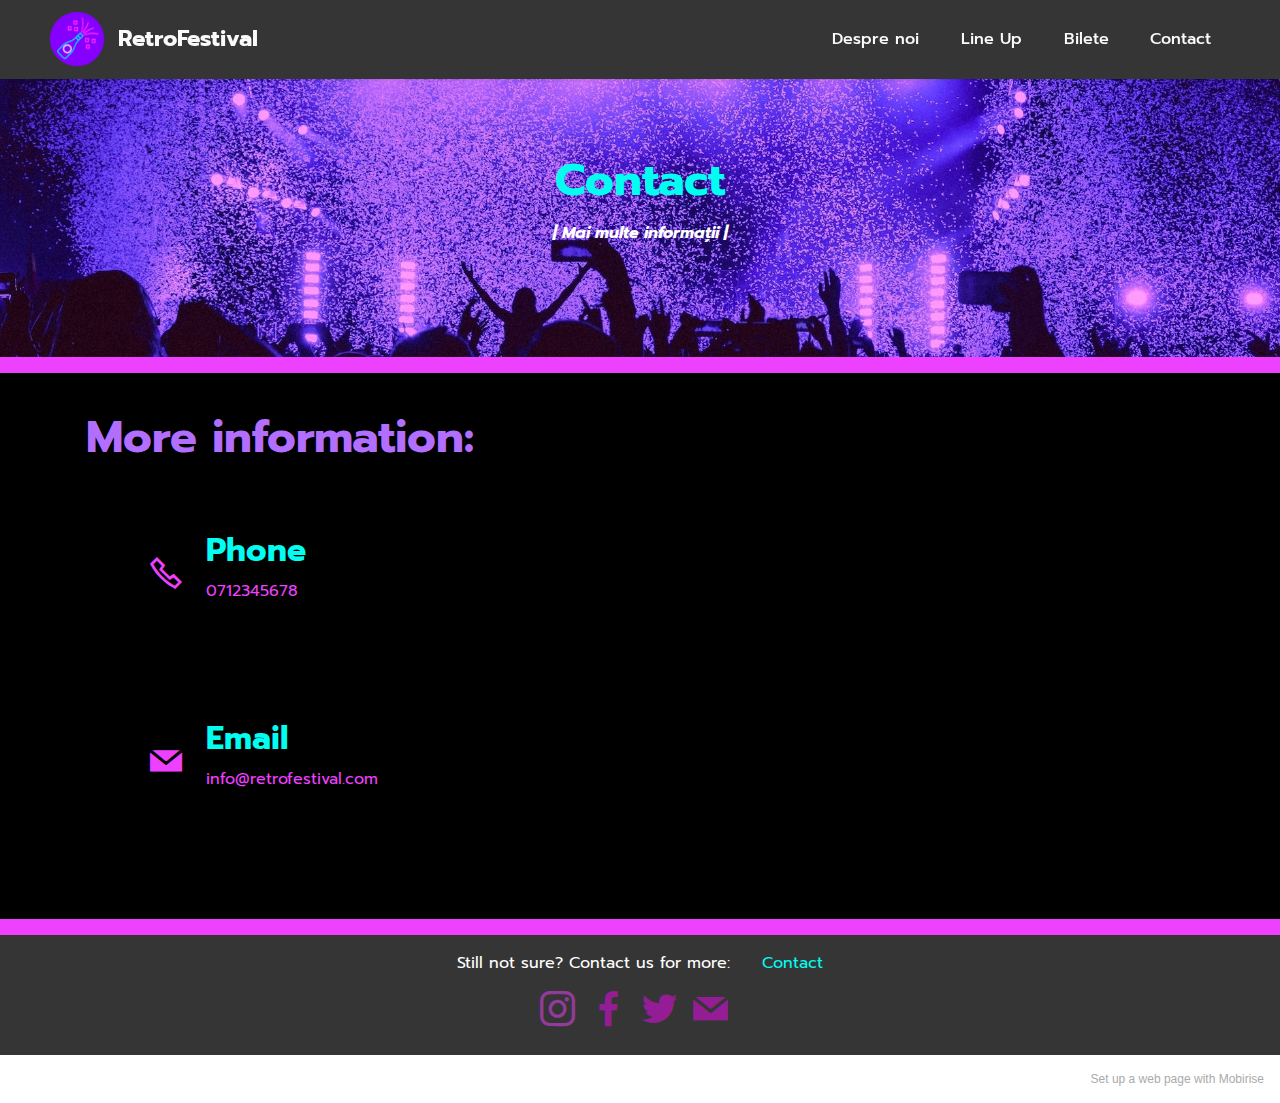
<file: contact.html>
<!DOCTYPE html>
<html  >
<head>
  <!-- Site made with Mobirise Website Builder v5.5.8, https://mobirise.com -->
  <meta charset="UTF-8">
  <meta http-equiv="X-UA-Compatible" content="IE=edge">
  <meta name="generator" content="Mobirise v5.5.8, mobirise.com">
  <meta name="viewport" content="width=device-width, initial-scale=1, minimum-scale=1">
  <link rel="shortcut icon" href="assets/images/champagne.png" type="image/x-icon">
  <meta name="description" content="Contact page for more information. ">
  
  
  <title>Contact - RetroFestival</title>
  <link rel="stylesheet" href="assets/web/assets/mobirise-icons2/mobirise2.css">
  <link rel="stylesheet" href="assets/bootstrap/css/bootstrap.min.css">
  <link rel="stylesheet" href="assets/bootstrap/css/bootstrap-grid.min.css">
  <link rel="stylesheet" href="assets/bootstrap/css/bootstrap-reboot.min.css">
  <link rel="stylesheet" href="assets/dropdown/css/style.css">
  <link rel="stylesheet" href="assets/socicon/css/styles.css">
  <link rel="stylesheet" href="assets/theme/css/style.css">
  <link rel="preload" href="https://fonts.googleapis.com/css?family=Prompt:100,100i,200,200i,300,300i,400,400i,500,500i,600,600i,700,700i,800,800i,900,900i&display=swap" as="style" onload="this.onload=null;this.rel='stylesheet'">
  <noscript><link rel="stylesheet" href="https://fonts.googleapis.com/css?family=Prompt:100,100i,200,200i,300,300i,400,400i,500,500i,600,600i,700,700i,800,800i,900,900i&display=swap"></noscript>
  <link rel="preload" as="style" href="assets/mobirise/css/mbr-additional.css"><link rel="stylesheet" href="assets/mobirise/css/mbr-additional.css" type="text/css">
  
  
  
  
</head>
<body>
  
  <section data-bs-version="5.1" class="menu menu1 cid-sU9blXkcA0" once="menu" id="menu1-18">
    

    <nav class="navbar navbar-dropdown navbar-fixed-top navbar-expand-lg">
        <div class="container-fluid">
            <div class="navbar-brand">
                <span class="navbar-logo">
                    <a href="index.html">
                        <img src="assets/images/champagne.png" alt="champagne" style="height: 3.6rem;">
                    </a>
                </span>
                <span class="navbar-caption-wrap"><a class="navbar-caption text-white text-primary display-4" href="index.html">RetroFestival</a></span>
            </div>
            <button class="navbar-toggler" type="button" data-toggle="collapse" data-bs-toggle="collapse" data-target="#navbarSupportedContent" data-bs-target="#navbarSupportedContent" aria-controls="navbarNavAltMarkup" aria-expanded="false" aria-label="Toggle navigation">
                <div class="hamburger">
                    <span></span>
                    <span></span>
                    <span></span>
                    <span></span>
                </div>
            </button>
            <div class="collapse navbar-collapse" id="navbarSupportedContent">
                <ul class="navbar-nav nav-dropdown nav-right" data-app-modern-menu="true"><li class="nav-item"><a class="nav-link link text-white text-primary display-7" href="index.html">Despre noi</a></li>
                    <li class="nav-item"><a class="nav-link link text-white text-primary display-7" href="lineup.html">Line Up</a></li>
                    <li class="nav-item"><a class="nav-link link text-white text-primary display-7" href="bilete.html">Bilete</a></li><li class="nav-item"><a class="nav-link link text-white text-primary display-7" href="contact.html">Contact</a></li></ul>
                
                
            </div>
        </div>
    </nav>
</section>

<section data-bs-version="5.1" class="header6 cid-sUqMJTFbmQ" id="header6-1x">

    

    

    <div class="align-center container-fluid">
        <div class="row justify-content-center">
            <div class="col-12 col-lg-12">
                <h1 class="mbr-section-title mbr-fonts-style mbr-white mb-3 display-2"><strong>Contact</strong></h1>
                
                <p class="mbr-text mbr-white mbr-fonts-style display-7"><strong><em>| Mai multe informații |</em></strong></p>
                
            </div>
        </div>
    </div>
</section>

<section data-bs-version="5.1" class="content4 cid-sUqMURMUNp" id="content4-1y">
    
    
    <div class="container-fluid">
        <div class="row justify-content-center">
            <div class="title col-md-12 col-lg-12">
                
                
                
            </div>
        </div>
    </div>
</section>

<section data-bs-version="5.1" class="contacts3 map1 cid-sUqN0Hmnwq" id="contacts3-1z">

    
    
    <div class="container">
        <div class="mbr-section-head">
            
            <h4 class="mbr-section-subtitle mbr-fonts-style align-center mb-0 mt-2 display-2"><strong>More information:</strong></h4>
        </div>
        <div class="row justify-content-center mt-4">
            <div class="card col-12 col-md-6">
                <div class="card-wrapper">
                    <div class="image-wrapper">
                        <span class="mbr-iconfont mobi-mbri-phone mobi-mbri" style="color: rgb(238, 65, 255); fill: rgb(238, 65, 255);"></span>
                    </div>
                    <div class="text-wrapper">
                        <h6 class="card-title mbr-fonts-style mb-1 display-5">
                            <strong>Phone</strong>
                        </h6>
                        <p class="mbr-text mbr-fonts-style display-7"><a href="tel:0712345678" class="text-success">0712345678</a></p>
                    </div>
                </div>
                <div class="card-wrapper">
                    <div class="image-wrapper">
                        <span class="mbr-iconfont socicon-mail socicon" style="color: rgb(238, 65, 255); fill: rgb(238, 65, 255);"></span>
                    </div>
                    <div class="text-wrapper">
                        <h6 class="card-title mbr-fonts-style mb-1 display-5">
                            <strong>Email</strong>
                        </h6>
                        <p class="mbr-text mbr-fonts-style display-7">
                            <a href="mailto:info@site.com" class="text-success">info@retrofestival.com</a>
                        </p>
                    </div>
                </div>
            </div>
            <div class="map-wrapper col-12 col-md-6">
                <div class="google-map"><iframe frameborder="0" style="border:0" src="https://www.google.com/maps/embed?pb=!1m18!1m12!1m3!1d2732.6573049858207!2d23.581170515601745!3d46.77165097913818!2m3!1f0!2f0!3f0!3m2!1i1024!2i768!4f13.1!3m3!1m2!1s0x47490e84d86f3265%3A0x61a6619e8d587517!2sCentral%20Park%20Simion%20B%C4%83rnu%C8%9Biu!5e0!3m2!1sen!2sro!4v1642106032348!5m2!1sen!2sro" allowfullscreen=""></iframe></div>
            </div>
        </div>
    </div>
</section>

<section data-bs-version="5.1" class="content4 cid-sUqPQpiXim" id="content4-20">
    
    
    <div class="container-fluid">
        <div class="row justify-content-center">
            <div class="title col-md-12 col-lg-12">
                
                
                
            </div>
        </div>
    </div>
</section>

<section data-bs-version="5.1" class="footer3 cid-sUgsFLXIx6" once="footers" id="footer3-19">

    

    

    <div class="container">
        <div class="media-container-row align-center mbr-white">
            <div class="row row-links">
                <ul class="foot-menu">
                    
                    
                    
                    
                    
                <li class="foot-menu-item mbr-fonts-style display-7">Still not sure? Contact us for more:</li><li class="foot-menu-item mbr-fonts-style display-7"><a href="contact.html" class="text-info">Contact</a></li></ul>
            </div>
            <div class="row social-row">
                <div class="social-list align-right pb-2">
                    
                    
                    
                    
                    
                    
                <div class="soc-item">
                        <a href="https://www.instagram.com/retrofest_py/" target="_blank">
                            <span class="mbr-iconfont mbr-iconfont-social socicon-instagram socicon" style="color: rgb(238, 65, 255); fill: rgb(238, 65, 255); font-size: 35px;"></span>
                        </a>
                    </div><div class="soc-item">
                        <a href="https://www.facebook.com/RetroFestivalUK" target="_blank">
                            <span class="mbr-iconfont mbr-iconfont-social socicon-facebook socicon" style="color: rgb(242, 7, 245); fill: rgb(242, 7, 245); font-size: 35px;"></span>
                        </a>
                    </div><div class="soc-item">
                        <a href="https://twitter.com/RetroNewsNow" target="_blank">
                            <span class="mbr-iconfont mbr-iconfont-social socicon-twitter socicon" style="color: rgb(242, 7, 245); fill: rgb(242, 7, 245); font-size: 35px;"></span>
                        </a>
                    </div><div class="soc-item">
                        <a href="https://mail.google.com/mail/u/0/?zx=tzuvf56yznpq#inbox" target="_blank">
                            <span class="mbr-iconfont mbr-iconfont-social socicon-mail socicon" style="color: rgb(242, 7, 245); fill: rgb(242, 7, 245); font-size: 35px;"></span>
                        </a>
                    </div></div>
            </div>
            <div class="row row-copirayt">
                <p class="mbr-text mb-0 mbr-fonts-style mbr-white align-center display-7"></p>
            </div>
        </div>
    </div>
</section><section style="background-color: #fff; font-family: -apple-system, BlinkMacSystemFont, 'Segoe UI', 'Roboto', 'Helvetica Neue', Arial, sans-serif; color:#aaa; font-size:12px; padding: 0; align-items: center; display: flex;"><a href="https://mobirise.site/j" style="flex: 1 1; height: 3rem; padding-left: 1rem;"></a><p style="flex: 0 0 auto; margin:0; padding-right:1rem;">Set up a <a href="https://mobirise.site/y" style="color:#aaa;">web page</a> with Mobirise</p></section><script src="assets/bootstrap/js/bootstrap.bundle.min.js"></script>  <script src="assets/smoothscroll/smooth-scroll.js"></script>  <script src="assets/ytplayer/index.js"></script>  <script src="assets/dropdown/js/navbar-dropdown.js"></script>  <script src="assets/theme/js/script.js"></script>  
  
  
</body>
</html>
</file>
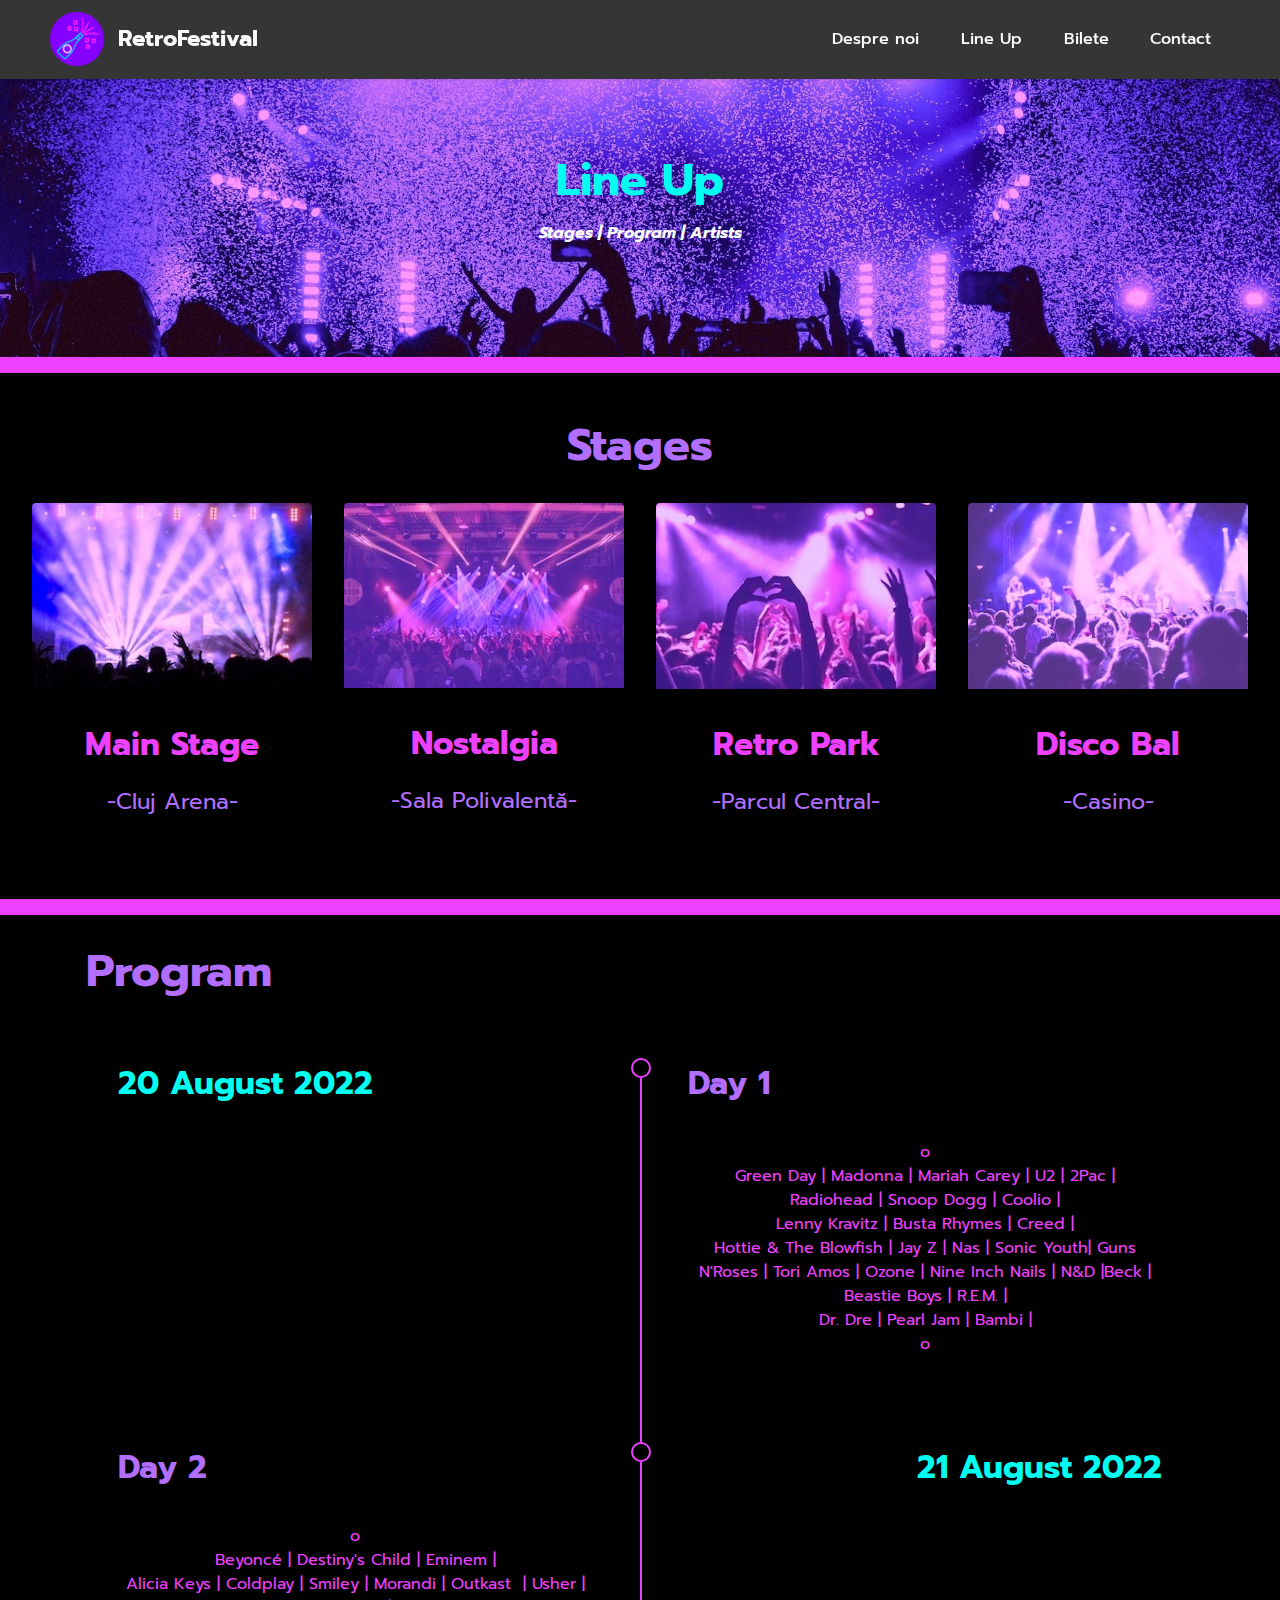
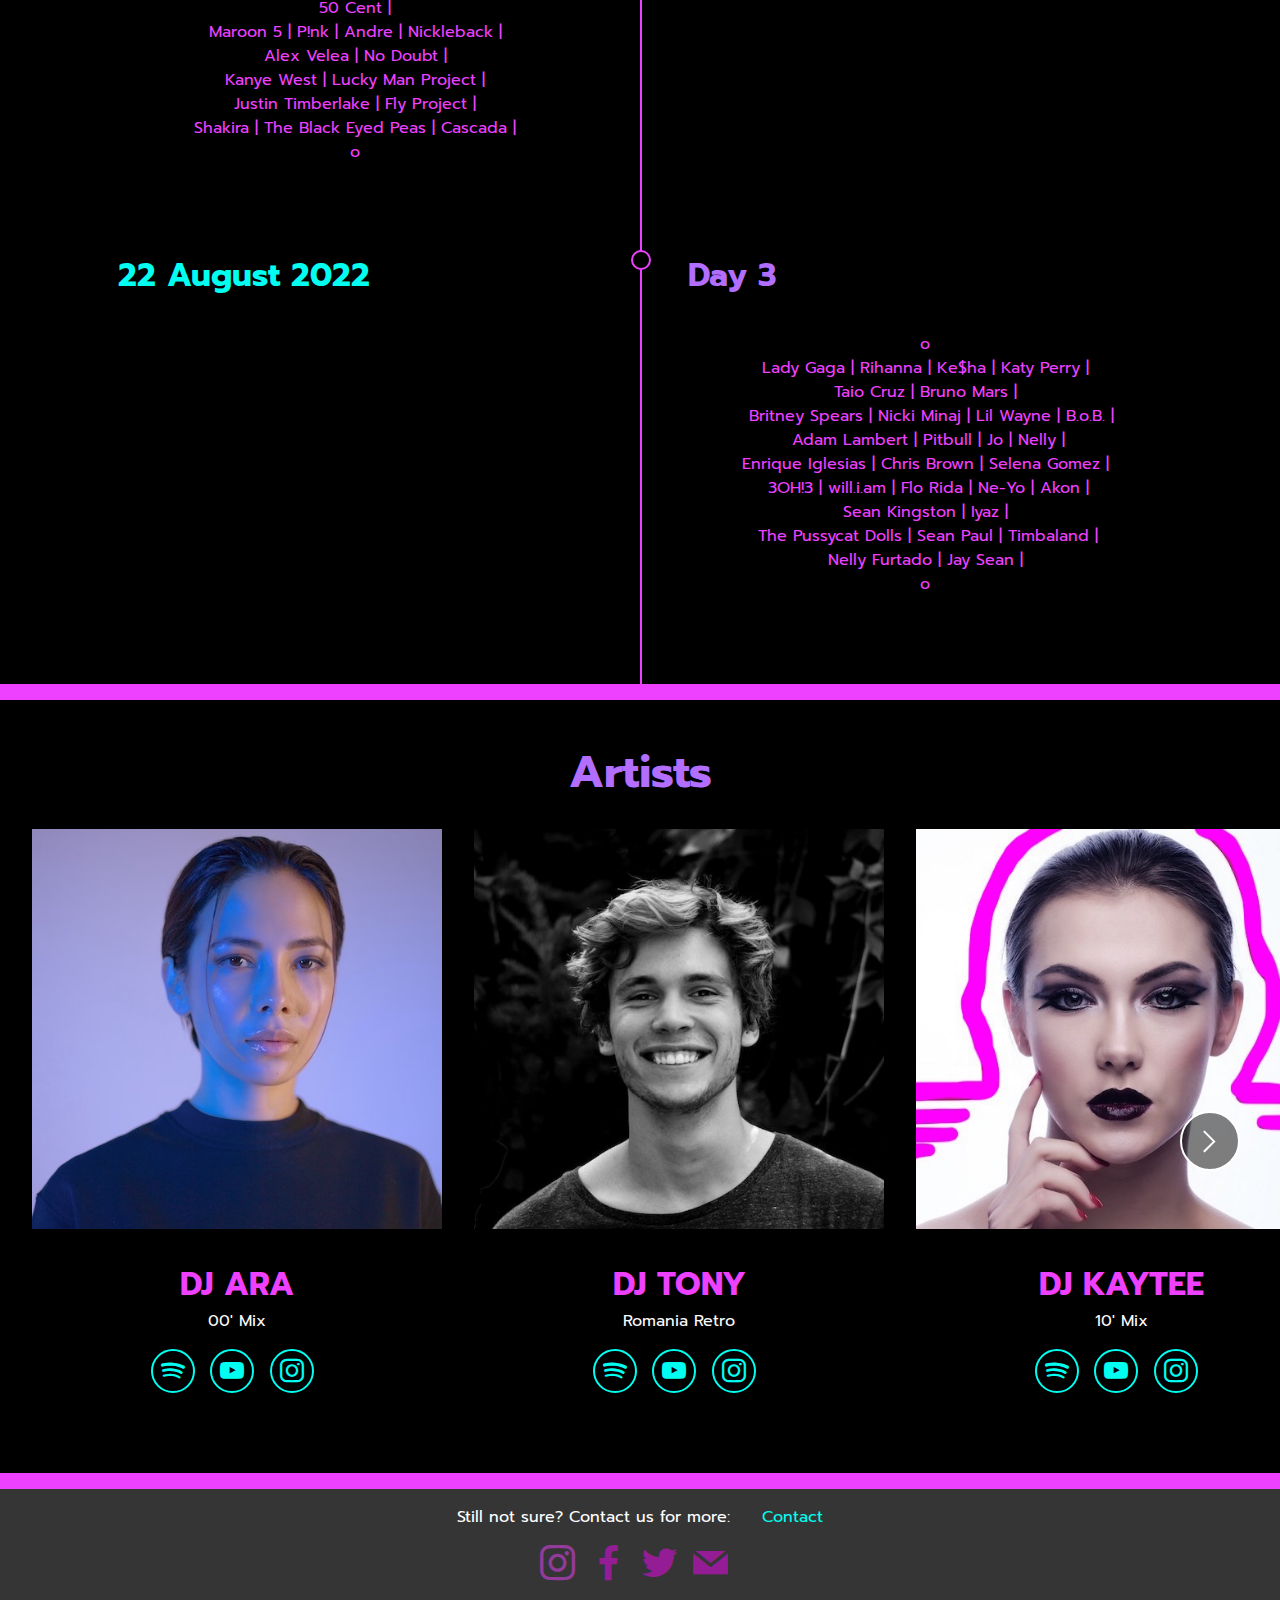
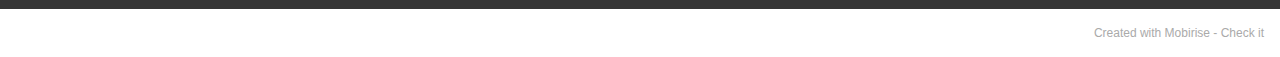
<file: lineup.html>
<!DOCTYPE html>
<html  >
<head>
  <!-- Site made with Mobirise Website Builder v5.5.8, https://mobirise.com -->
  <meta charset="UTF-8">
  <meta http-equiv="X-UA-Compatible" content="IE=edge">
  <meta name="generator" content="Mobirise v5.5.8, mobirise.com">
  <meta name="viewport" content="width=device-width, initial-scale=1, minimum-scale=1">
  <link rel="shortcut icon" href="assets/images/champagne.png" type="image/x-icon">
  <meta name="description" content="The official line up at Retro Festival. Check it out now!">
  
  
  <title>Line Up - RetroFestival</title>
  <link rel="stylesheet" href="assets/web/assets/mobirise-icons2/mobirise2.css">
  <link rel="stylesheet" href="assets/bootstrap/css/bootstrap.min.css">
  <link rel="stylesheet" href="assets/bootstrap/css/bootstrap-grid.min.css">
  <link rel="stylesheet" href="assets/bootstrap/css/bootstrap-reboot.min.css">
  <link rel="stylesheet" href="assets/dropdown/css/style.css">
  <link rel="stylesheet" href="assets/socicon/css/styles.css">
  <link rel="stylesheet" href="assets/theme/css/style.css">
  <link rel="preload" href="https://fonts.googleapis.com/css?family=Prompt:100,100i,200,200i,300,300i,400,400i,500,500i,600,600i,700,700i,800,800i,900,900i&display=swap" as="style" onload="this.onload=null;this.rel='stylesheet'">
  <noscript><link rel="stylesheet" href="https://fonts.googleapis.com/css?family=Prompt:100,100i,200,200i,300,300i,400,400i,500,500i,600,600i,700,700i,800,800i,900,900i&display=swap"></noscript>
  <link rel="preload" as="style" href="assets/mobirise/css/mbr-additional.css"><link rel="stylesheet" href="assets/mobirise/css/mbr-additional.css" type="text/css">
  
  
  
  
</head>
<body>
  
  <section data-bs-version="5.1" class="menu menu1 cid-sU9blXkcA0" once="menu" id="menu1-u">
    

    <nav class="navbar navbar-dropdown navbar-fixed-top navbar-expand-lg">
        <div class="container-fluid">
            <div class="navbar-brand">
                <span class="navbar-logo">
                    <a href="index.html">
                        <img src="assets/images/champagne.png" alt="champagne" style="height: 3.6rem;">
                    </a>
                </span>
                <span class="navbar-caption-wrap"><a class="navbar-caption text-white text-primary display-4" href="index.html">RetroFestival</a></span>
            </div>
            <button class="navbar-toggler" type="button" data-toggle="collapse" data-bs-toggle="collapse" data-target="#navbarSupportedContent" data-bs-target="#navbarSupportedContent" aria-controls="navbarNavAltMarkup" aria-expanded="false" aria-label="Toggle navigation">
                <div class="hamburger">
                    <span></span>
                    <span></span>
                    <span></span>
                    <span></span>
                </div>
            </button>
            <div class="collapse navbar-collapse" id="navbarSupportedContent">
                <ul class="navbar-nav nav-dropdown nav-right" data-app-modern-menu="true"><li class="nav-item"><a class="nav-link link text-white text-primary display-7" href="index.html">Despre noi</a></li>
                    <li class="nav-item"><a class="nav-link link text-white text-primary display-7" href="lineup.html">Line Up</a></li>
                    <li class="nav-item"><a class="nav-link link text-white text-primary display-7" href="bilete.html">Bilete</a></li><li class="nav-item"><a class="nav-link link text-white text-primary display-7" href="contact.html">Contact</a></li></ul>
                
                
            </div>
        </div>
    </nav>
</section>

<section data-bs-version="5.1" class="header6 cid-sUlHrYNu22" id="header6-w">

    

    

    <div class="align-center container-fluid">
        <div class="row justify-content-center">
            <div class="col-12 col-lg-12">
                <h1 class="mbr-section-title mbr-fonts-style mbr-white mb-3 display-2"><strong>Line Up</strong></h1>
                
                <p class="mbr-text mbr-white mbr-fonts-style display-7"><strong><a href="lineup.html#gallery3-11" class="text-white text-primary" style="font-style: italic;"><b>Stages</b></a><em> | </em><a href="lineup.html#timeline1-10" class="text-white text-primary" style="font-style: italic;"><b>Program</b></a><em> | <a href="lineup.html#slider3-14" class="text-white"><b><i>Artists</i></b></a></em></strong></p>
                
            </div>
        </div>
    </div>
</section>

<section data-bs-version="5.1" class="content4 cid-sUlIX4dNNn" id="content4-x">
    
    
    <div class="container-fluid">
        <div class="row justify-content-center">
            <div class="title col-md-12 col-lg-12">
                
                
                
            </div>
        </div>
    </div>
</section>

<section data-bs-version="5.1" class="gallery3 cid-sUlN7P4ZFq" id="gallery3-11">
    
    
    <div class="container-fluid">
        <div class="mbr-section-head">
            <h4 class="mbr-section-title mbr-fonts-style align-center mb-0 display-2"><strong>Stages</strong></h4>
            
        </div>
        <div class="row mt-4">
            <div class="item features-image сol-12 col-md-6 col-lg-3">
                <div class="item-wrapper">
                    <div class="item-img">
                        <img src="assets/images/stage1.jpg" alt="festival stage 1">
                    </div>
                    <div class="item-content">
                        <h5 class="item-title mbr-fonts-style display-5"><strong>Main Stage</strong></h5>
                        
                        <p class="mbr-text mbr-fonts-style mt-3 display-4">-Cluj Arena-</p>
                    </div>
                    
                </div>
            </div>
            <div class="item features-image сol-12 col-md-6 col-lg-3">
                <div class="item-wrapper">
                    <div class="item-img">
                        <img src="assets/images/stage2.jpg" alt="Festival stage 2">
                    </div>
                    <div class="item-content">
                        <h5 class="item-title mbr-fonts-style display-5">
                            <strong>Nostalgia</strong>
                        </h5>
                        
                        <p class="mbr-text mbr-fonts-style mt-3 display-4">-Sala Polivalentă-</p>
                    </div>
                    
                </div>
            </div>
            <div class="item features-image сol-12 col-md-6 col-lg-3">
                <div class="item-wrapper">
                    <div class="item-img">
                        <img src="assets/images/stage3.jpg" alt="Festival stage 3">
                    </div>
                    <div class="item-content">
                        <h5 class="item-title mbr-fonts-style display-5"><strong>Retro Park</strong></h5>
                        
                        <p class="mbr-text mbr-fonts-style mt-3 display-4">-Parcul Central-</p>
                    </div>
                    
                </div>
            </div>
            <div class="item features-image сol-12 col-md-6 col-lg-3">
                <div class="item-wrapper">
                    <div class="item-img">
                        <img src="assets/images/stage4.jpg" alt="Festival stage 4" title="">
                    </div>
                    <div class="item-content">
                        <h5 class="item-title mbr-fonts-style display-5"><strong>Disco Bal</strong></h5>
                        
                        <p class="mbr-text mbr-fonts-style mt-3 display-4">-Casino-</p>
                    </div>
                    
                </div>
            </div>
        </div>
    </div>
</section>

<section data-bs-version="5.1" class="content4 cid-sUlTHuL1E3" id="content4-12">
    
    
    <div class="container-fluid">
        <div class="row justify-content-center">
            <div class="title col-md-12 col-lg-12">
                
                
                
            </div>
        </div>
    </div>
</section>

<section data-bs-version="5.1" class="timeline1 cid-sUlMzFAyCW" id="timeline1-10">
    
    
    <div class="timelines-container container" mbri-timelines="">
        <div class="mbr-section-head">
            <h3 class="mbr-section-title mbr-fonts-style align-center mb-0 display-2"><strong>Program</strong></h3>
            
        </div>
        <div class="row timeline-element mb-2 mt-4">
            <div class="timeline-date col-12 col-md-6">
                <div class="timeline-date-wrapper">
                    <p class="mbr-timeline-date mbr-fonts-style display-5"><strong>20 August 2022</strong></p>
                </div>
            </div>
            <span class="iconBackground"></span>
            <div class="col-12 col-md-6">
                <div class="timeline-text-wrapper">
                    <h4 class="mbr-timeline-title mbr-fonts-style mb-4 display-5"><strong>Day 1</strong></h4>
                    
                    <p class="mbr-text mbr-fonts-style display-7">o<br>Green Day | Madonna | Mariah Carey | U2 | 2Pac | Radiohead&nbsp;| Snoop Dogg | Coolio | <br>Lenny Kravitz | Busta Rhymes&nbsp;| Creed | <br>Hottie &amp; The Blowfish | Jay Z | Nas | Sonic Youth| Guns N'Roses&nbsp;| Tori Amos | Ozone | Nine Inch Nails | N&amp;D |Beck | Beastie Boys | R.E.M. | <br>Dr. Dre | Pearl Jam | Bambi |<br>o</p>
                </div>
            </div>
        </div>
        <div class="row timeline-element mb-2">
            <div class="col-12 col-md-6">
                <div class="timeline-text-wrapper">
                    <h4 class="mbr-timeline-title mbr-fonts-style mb-4 display-5"><strong>Day 2</strong></h4>
                    
                    <p class="mbr-text mbr-fonts-style display-7">o<br>Beyoncé | Destiny's Child | Eminem |<br>Alicia Keys | Coldplay | Smiley | Morandi | Outkast&nbsp; | Usher | 50 Cent |<br>Maroon 5 | P!nk | Andre | Nickleback | <br>Alex Velea | No Doubt |<br>Kanye West | Lucky Man Project | <br>Justin Timberlake | Fly Project |<br>Shakira | The Black Eyed Peas | Cascada |<br>o</p>
                </div>
            </div>
            <span class="iconBackground"></span>
            <div class="timeline-date col-12 col-md-6">
                <div class="timeline-date-wrapper">
                    <p class="mbr-timeline-date mbr-fonts-style display-5">
                        <strong>21 August 2022</strong></p>
                </div>
            </div>
        </div>
        <div class="row timeline-element mb-2">
            <div class="timeline-date col-12 col-md-6">
                <div class="timeline-date-wrapper">
                    <p class="mbr-timeline-date mbr-fonts-style display-5">
                        <strong>22 August 2022</strong></p>
                </div>
            </div>
            <span class="iconBackground"></span>
            <div class="col-12 col-md-6">
                <div class="timeline-text-wrapper">
                    <h4 class="mbr-timeline-title mbr-fonts-style mb-4 display-5"><strong>Day 3</strong></h4>
                    
                    <p class="mbr-text mbr-fonts-style display-7">o<br>Lady Gaga | Rihanna | Ke$ha | Katy Perry | <br>Taio Cruz | Bruno Mars |<br>&nbsp; Britney Spears | Nicki Minaj | Lil Wayne | B.o.B. |<br>&nbsp;Adam Lambert | Pitbull | Jo | Nelly |<br> Enrique Iglesias | Chris Brown | Selena Gomez |<br>&nbsp;3OH!3 | will.i.am | Flo Rida | Ne-Yo | Akon |<br> Sean Kingston | Iyaz |<br>&nbsp;The Pussycat Dolls | Sean Paul | Timbaland |<br> Nelly Furtado | Jay Sean |<br>o</p>
                </div>
            </div>
        </div>
        
        
        
        
        
        
        
        
        
    </div>
</section>

<section data-bs-version="5.1" class="content4 cid-sUlTLZXWPF" id="content4-13">
    
    
    <div class="container-fluid">
        <div class="row justify-content-center">
            <div class="title col-md-12 col-lg-12">
                
                
                
            </div>
        </div>
    </div>
</section>

<section data-bs-version="5.1" class="slider3 mbr-embla cid-sUlUTvFK9d" id="slider3-14">
    

    
    <div class="position-relative text-center">
        <div class="col-12">
            <h3 class="mbr-section-title mbr-fonts-style align-center mb-4 display-2"><strong>Artists</strong></h3>
            
        </div>
        <div class="embla" data-skip-snaps="true" data-align="center" data-contain-scroll="trimSnaps" data-auto-play-interval="5" data-draggable="true">
            <div class="embla__viewport container-fluid">
                <div class="embla__container">
                    <div class="embla__slide slider-image item active" style="margin-left: 1rem; margin-right: 1rem;">
                        <div class="card-wrap">
                            <div class="item-wrapper position-relative">
                                <div class="image-wrap">
                                    <img src="assets/images/woman26.jpg" alt="beoutiful woman" data-slide-to="0" data-bs-slide-to="0">
                                </div>
                            </div>
                            <div class="content-wrap">
                                <h5 class="mbr-section-title card-title mbr-fonts-style align-center m-0 display-5"><strong>DJ ARA</strong></h5>
                                <h6 class="mbr-role mbr-fonts-style align-center mb-3 display-7">00' Mix</h6>
                                
                                <div class="social-row display-7">
                                    <div class="soc-item">
                                        <a href="https://www.spotify.com/us/" target="_blank">
                                            <span class="mbr-iconfont socicon-spotify socicon"></span>
                                        </a>
                                    </div>
                                    <div class="soc-item">
                                        <a href="https://www.youtube.com/" target="_blank">
                                            <span class="mbr-iconfont socicon-youtube socicon"></span>
                                        </a>
                                    </div>
                                    <div class="soc-item">
                                        <a href="https://www.instagram.com/" target="_blank">
                                            <span class="mbr-iconfont socicon-instagram socicon"></span>
                                        </a>
                                    </div>
                                    
                                    
                                </div>
                                
                            </div>
                        </div>
                    </div>
                    <div class="embla__slide slider-image item" style="margin-left: 1rem; margin-right: 1rem;">
                        <div class="card-wrap">
                            <div class="item-wrapper position-relative">
                                <div class="image-wrap">
                                    <img src="assets/images/man17.jpg" alt="happy man" data-slide-to="1" data-bs-slide-to="1">
                                </div>
                            </div>
                            <div class="content-wrap">
                                <h5 class="mbr-section-title card-title mbr-fonts-style align-center m-0 display-5"><strong>DJ TONY</strong></h5>
                                <h6 class="mbr-role mbr-fonts-style align-center mb-3 display-7">
                                    Romania Retro</h6>
                                
                                <div class="social-row display-7">
                                    <div class="soc-item">
                                        <a href="https://www.spotify.com/us/" target="_blank">
                                            <span class="mbr-iconfont socicon-spotify socicon"></span>
                                        </a>
                                    </div>
                                    <div class="soc-item">
                                        <a href="https://www.youtube.com/" target="_blank">
                                            <span class="mbr-iconfont socicon-youtube socicon"></span>
                                        </a>
                                    </div>
                                    <div class="soc-item">
                                        <a href="https://www.instagram.com/" target="_blank">
                                            <span class="mbr-iconfont socicon-instagram socicon"></span>
                                        </a>
                                    </div>
                                    
                                    
                                </div>
                                
                            </div>
                        </div>
                    </div>
                    <div class="embla__slide slider-image item" style="margin-left: 1rem; margin-right: 1rem;">
                        <div class="card-wrap">
                            <div class="item-wrapper position-relative">
                                <div class="image-wrap">
                                    <img src="assets/images/woman03.jpg" alt="woman with make-up" data-slide-to="2" data-bs-slide-to="2">
                                </div>
                            </div>
                            <div class="content-wrap">
                                <h5 class="mbr-section-title card-title mbr-fonts-style align-center m-0 display-5"><strong>DJ KAYTEE</strong></h5>
                                <h6 class="mbr-role mbr-fonts-style align-center mb-3 display-7">10' Mix</h6>
                                
                                <div class="social-row display-7">
                                    <div class="soc-item">
                                        <a href="https://www.spotify.com/us/" target="_blank">
                                            <span class="mbr-iconfont socicon-spotify socicon"></span>
                                        </a>
                                    </div>
                                    <div class="soc-item">
                                        <a href="https://www.youtube.com/" target="_blank">
                                            <span class="mbr-iconfont socicon-youtube socicon"></span>
                                        </a>
                                    </div>
                                    <div class="soc-item">
                                        <a href="https://www.instagram.com/" target="_blank">
                                            <span class="mbr-iconfont socicon-instagram socicon"></span>
                                        </a>
                                    </div>
                                    
                                    
                                </div>
                                
                            </div>
                        </div>
                    </div><div class="embla__slide slider-image item" style="margin-left: 1rem; margin-right: 1rem;">
                        <div class="card-wrap">
                            <div class="item-wrapper position-relative">
                                <div class="image-wrap">
                                    <img src="assets/images/man10.jpg" alt="gorgeous man" data-slide-to="3" data-bs-slide-to="3">
                                </div>
                            </div>
                            <div class="content-wrap">
                                <h5 class="mbr-section-title card-title mbr-fonts-style align-center m-0 display-5"><strong>DJ FUNK DADDY</strong></h5>
                                <h6 class="mbr-role mbr-fonts-style align-center mb-3 display-7">Dance Mix</h6>
                                
                                <div class="social-row display-7">
                                    <div class="soc-item">
                                        <a href="https://www.spotify.com/us/" target="_blank">
                                            <span class="mbr-iconfont socicon-spotify socicon"></span>
                                        </a>
                                    </div>
                                    <div class="soc-item">
                                        <a href="https://www.youtube.com/" target="_blank">
                                            <span class="mbr-iconfont socicon-youtube socicon"></span>
                                        </a>
                                    </div>
                                    <div class="soc-item">
                                        <a href="https://www.instagram.com/" target="_blank">
                                            <span class="mbr-iconfont socicon-instagram socicon"></span>
                                        </a>
                                    </div>
                                    
                                    
                                </div>
                                
                            </div>
                        </div>
                    </div><div class="embla__slide slider-image item" style="margin-left: 1rem; margin-right: 1rem;">
                        <div class="card-wrap">
                            <div class="item-wrapper position-relative">
                                <div class="image-wrap">
                                    <img src="assets/images/woman28.jpg" alt="girl with shark hat on" data-slide-to="4" data-bs-slide-to="4">
                                </div>
                            </div>
                            <div class="content-wrap">
                                <h5 class="mbr-section-title card-title mbr-fonts-style align-center m-0 display-5"><strong>DJ KOOL</strong></h5>
                                <h6 class="mbr-role mbr-fonts-style align-center mb-3 display-7">Kitsch Mix</h6>
                                
                                <div class="social-row display-7">
                                    <div class="soc-item">
                                        <a href="https://www.spotify.com/us/" target="_blank">
                                            <span class="mbr-iconfont socicon-spotify socicon"></span>
                                        </a>
                                    </div>
                                    <div class="soc-item">
                                        <a href="https://www.youtube.com/" target="_blank">
                                            <span class="mbr-iconfont socicon-youtube socicon"></span>
                                        </a>
                                    </div>
                                    <div class="soc-item">
                                        <a href="https://www.instagram.com/" target="_blank">
                                            <span class="mbr-iconfont socicon-instagram socicon"></span>
                                        </a>
                                    </div>
                                    
                                    
                                </div>
                                
                            </div>
                        </div>
                    </div>
                    <div class="embla__slide slider-image item" style="margin-left: 1rem; margin-right: 1rem;">
                        <div class="card-wrap">
                            <div class="item-wrapper position-relative">
                                <div class="image-wrap">
                                    <img src="assets/images/man32.jpg" alt="red man" data-slide-to="5" data-bs-slide-to="5">
                                </div>
                            </div>
                            <div class="content-wrap">
                                <h5 class="mbr-section-title card-title mbr-fonts-style align-center m-0 display-5"><strong>DJ 666</strong></h5>
                                <h6 class="mbr-role mbr-fonts-style align-center mb-3 display-7">Rock Mix</h6>
                                
                                <div class="social-row display-7">
                                    <div class="soc-item">
                                        <a href="https://www.spotify.com/us/" target="_blank">
                                            <span class="mbr-iconfont socicon-spotify socicon"></span>
                                        </a>
                                    </div>
                                    <div class="soc-item">
                                        <a href="https://www.youtube.com/" target="_blank">
                                            <span class="mbr-iconfont socicon-youtube socicon"></span>
                                        </a>
                                    </div>
                                    <div class="soc-item">
                                        <a href="https://www.instagram.com/" target="_blank">
                                            <span class="mbr-iconfont socicon-instagram socicon"></span>
                                        </a>
                                    </div>
                                    
                                    
                                </div>
                                
                            </div>
                        </div>
                    </div><div class="embla__slide slider-image item" style="margin-left: 1rem; margin-right: 1rem;">
                        <div class="card-wrap">
                            <div class="item-wrapper position-relative">
                                <div class="image-wrap">
                                    <img src="assets/images/woman35.jpg" alt="pretty woman" data-slide-to="6" data-bs-slide-to="6">
                                </div>
                            </div>
                            <div class="content-wrap">
                                <h5 class="mbr-section-title card-title mbr-fonts-style align-center m-0 display-5"><strong>DJ SPARKLES</strong></h5>
                                <h6 class="mbr-role mbr-fonts-style align-center mb-3 display-7">Pop Mix</h6>
                                
                                <div class="social-row display-7">
                                    <div class="soc-item">
                                        <a href="https://www.spotify.com/us/" target="_blank">
                                            <span class="mbr-iconfont socicon-spotify socicon"></span>
                                        </a>
                                    </div>
                                    <div class="soc-item">
                                        <a href="https://www.youtube.com/" target="_blank">
                                            <span class="mbr-iconfont socicon-youtube socicon"></span>
                                        </a>
                                    </div>
                                    <div class="soc-item">
                                        <a href="https://www.instagram.com/" target="_blank">
                                            <span class="mbr-iconfont socicon-instagram socicon"></span>
                                        </a>
                                    </div>
                                    
                                    
                                </div>
                                
                            </div>
                        </div>
                    </div><div class="embla__slide slider-image item" style="margin-left: 1rem; margin-right: 1rem;">
                        <div class="card-wrap">
                            <div class="item-wrapper position-relative">
                                <div class="image-wrap">
                                    <img src="assets/images/man28.jpg" alt="man with colored beard"data-slide-to="7" data-bs-slide-to="7">
                                </div>
                            </div>
                            <div class="content-wrap">
                                <h5 class="mbr-section-title card-title mbr-fonts-style align-center m-0 display-5"><strong>DJ SHROOM</strong></h5>
                                <h6 class="mbr-role mbr-fonts-style align-center mb-3 display-7">90' Mix</h6>
                                
                                <div class="social-row display-7">
                                    <div class="soc-item">
                                        <a href="https://www.spotify.com/us/" target="_blank">
                                            <span class="mbr-iconfont socicon-spotify socicon"></span>
                                        </a>
                                    </div>
                                    <div class="soc-item">
                                        <a href="https://www.youtube.com/" target="_blank">
                                            <span class="mbr-iconfont socicon-youtube socicon"></span>
                                        </a>
                                    </div>
                                    <div class="soc-item">
                                        <a href="https://www.instagram.com/" target="_blank">
                                            <span class="mbr-iconfont socicon-instagram socicon"></span>
                                        </a>
                                    </div>
                                    
                                    
                                </div>
                                
                            </div>
                        </div>
                    </div>
                </div>
            </div>
            <button class="embla__button embla__button--prev">
                <span class="mobi-mbri mobi-mbri-arrow-prev mbr-iconfont" aria-hidden="true"></span>
                <span class="sr-only visually-hidden visually-hidden">Previous</span>
            </button>
            <button class="embla__button embla__button--next">
                <span class="mobi-mbri mobi-mbri-arrow-next mbr-iconfont" aria-hidden="true"></span>
                <span class="sr-only visually-hidden visually-hidden">Next</span>
            </button>
        </div>
    </div>
</section>

<section data-bs-version="5.1" class="content4 cid-sUm0ixXZoO" id="content4-15">
    
    
    <div class="container-fluid">
        <div class="row justify-content-center">
            <div class="title col-md-12 col-lg-12">
                
                
                
            </div>
        </div>
    </div>
</section>

<section data-bs-version="5.1" class="footer3 cid-sUgsFLXIx6" once="footers" id="footer3-v">

    

    

    <div class="container">
        <div class="media-container-row align-center mbr-white">
            <div class="row row-links">
                <ul class="foot-menu">
                    
                    
                    
                    
                    
                <li class="foot-menu-item mbr-fonts-style display-7">Still not sure? Contact us for more:</li><li class="foot-menu-item mbr-fonts-style display-7"><a href="contact.html" class="text-info">Contact</a></li></ul>
            </div>
            <div class="row social-row">
                <div class="social-list align-right pb-2">
                    
                    
                    
                    
                    
                    
                <div class="soc-item">
                        <a href="https://www.instagram.com/retrofest_py/" target="_blank">
                            <span class="mbr-iconfont mbr-iconfont-social socicon-instagram socicon" style="color: rgb(238, 65, 255); fill: rgb(238, 65, 255); font-size: 35px;"></span>
                        </a>
                    </div><div class="soc-item">
                        <a href="https://www.facebook.com/RetroFestivalUK" target="_blank">
                            <span class="mbr-iconfont mbr-iconfont-social socicon-facebook socicon" style="color: rgb(242, 7, 245); fill: rgb(242, 7, 245); font-size: 35px;"></span>
                        </a>
                    </div><div class="soc-item">
                        <a href="https://twitter.com/RetroNewsNow" target="_blank">
                            <span class="mbr-iconfont mbr-iconfont-social socicon-twitter socicon" style="color: rgb(242, 7, 245); fill: rgb(242, 7, 245); font-size: 35px;"></span>
                        </a>
                    </div><div class="soc-item">
                        <a href="https://mail.google.com/mail/u/0/?zx=tzuvf56yznpq#inbox" target="_blank">
                            <span class="mbr-iconfont mbr-iconfont-social socicon-mail socicon" style="color: rgb(242, 7, 245); fill: rgb(242, 7, 245); font-size: 35px;"></span>
                        </a>
                    </div></div>
            </div>
            <div class="row row-copirayt">
                <p class="mbr-text mb-0 mbr-fonts-style mbr-white align-center display-7"></p>
            </div>
        </div>
    </div>
</section><section style="background-color: #fff; font-family: -apple-system, BlinkMacSystemFont, 'Segoe UI', 'Roboto', 'Helvetica Neue', Arial, sans-serif; color:#aaa; font-size:12px; padding: 0; align-items: center; display: flex;"><a href="https://mobirise.site/h" style="flex: 1 1; height: 3rem; padding-left: 1rem;"></a><p style="flex: 0 0 auto; margin:0; padding-right:1rem;">Created with Mobirise - <a href="https://mobirise.site/k" style="color:#aaa;">Check it</a></p></section><script src="assets/bootstrap/js/bootstrap.bundle.min.js"></script>  <script src="assets/smoothscroll/smooth-scroll.js"></script>  <script src="assets/ytplayer/index.js"></script>  <script src="assets/dropdown/js/navbar-dropdown.js"></script>  <script src="assets/embla/embla.min.js"></script>  <script src="assets/embla/script.js"></script>  <script src="assets/theme/js/script.js"></script>  
  
  
</body>
</html>
</file>
<file: assets/web/assets/mobirise-icons2/mobirise2.css>
@font-face {
  font-family: 'Moririse2';
  font-display: swap;
  src:  url('mobirise2.eot?f2bix4');
  src:  url('mobirise2.eot?f2bix4#iefix') format('embedded-opentype'),
    url('mobirise2.ttf?f2bix4') format('truetype'),
    url('mobirise2.woff?f2bix4') format('woff'),
    url('mobirise2.svg?f2bix4#mobirise2') format('svg');
  font-weight: normal;
  font-style: normal;
}

[class^="mobi-"], [class*=" mobi-"] {
  /* use !important to prevent issues with browser extensions that change fonts */
  font-family: 'Moririse2' !important;
  speak: none;
  font-style: normal;
  font-weight: normal;
  font-variant: normal;
  text-transform: none;
  line-height: 1;

  /* Better Font Rendering =========== */
  -webkit-font-smoothing: antialiased;
  -moz-osx-font-smoothing: grayscale;
}

.mobi-mbri-add-submenu:before {
  content: "\e900";
}
.mobi-mbri-alert:before {
  content: "\e901";
}
.mobi-mbri-align-center:before {
  content: "\e902";
}
.mobi-mbri-align-justify:before {
  content: "\e903";
}
.mobi-mbri-align-left:before {
  content: "\e904";
}
.mobi-mbri-align-right:before {
  content: "\e905";
}
.mobi-mbri-android:before {
  content: "\e906";
}
.mobi-mbri-apple:before {
  content: "\e907";
}
.mobi-mbri-arrow-down:before {
  content: "\e908";
}
.mobi-mbri-arrow-next:before {
  content: "\e909";
}
.mobi-mbri-arrow-prev:before {
  content: "\e90a";
}
.mobi-mbri-arrow-up:before {
  content: "\e90b";
}
.mobi-mbri-bold:before {
  content: "\e90c";
}
.mobi-mbri-bookmark:before {
  content: "\e90d";
}
.mobi-mbri-bootstrap:before {
  content: "\e90e";
}
.mobi-mbri-briefcase:before {
  content: "\e90f";
}
.mobi-mbri-browse:before {
  content: "\e910";
}
.mobi-mbri-bulleted-list:before {
  content: "\e911";
}
.mobi-mbri-calendar:before {
  content: "\e912";
}
.mobi-mbri-camera:before {
  content: "\e913";
}
.mobi-mbri-cart-add:before {
  content: "\e914";
}
.mobi-mbri-cart-full:before {
  content: "\e915";
}
.mobi-mbri-cash:before {
  content: "\e916";
}
.mobi-mbri-change-style:before {
  content: "\e917";
}
.mobi-mbri-chat:before {
  content: "\e918";
}
.mobi-mbri-clock:before {
  content: "\e919";
}
.mobi-mbri-close:before {
  content: "\e91a";
}
.mobi-mbri-cloud:before {
  content: "\e91b";
}
.mobi-mbri-code:before {
  content: "\e91c";
}
.mobi-mbri-contact-form:before {
  content: "\e91d";
}
.mobi-mbri-credit-card:before {
  content: "\e91e";
}
.mobi-mbri-cursor-click:before {
  content: "\e91f";
}
.mobi-mbri-cust-feedback:before {
  content: "\e920";
}
.mobi-mbri-database:before {
  content: "\e921";
}
.mobi-mbri-delivery:before {
  content: "\e922";
}
.mobi-mbri-desktop:before {
  content: "\e923";
}
.mobi-mbri-devices:before {
  content: "\e924";
}
.mobi-mbri-down:before {
  content: "\e925";
}
.mobi-mbri-download-2:before {
  content: "\e926";
}
.mobi-mbri-download:before {
  content: "\e927";
}
.mobi-mbri-drag-n-drop-2:before {
  content: "\e928";
}
.mobi-mbri-drag-n-drop:before {
  content: "\e929";
}
.mobi-mbri-edit-2:before {
  content: "\e92a";
}
.mobi-mbri-edit:before {
  content: "\e92b";
}
.mobi-mbri-error:before {
  content: "\e92c";
}
.mobi-mbri-extension:before {
  content: "\e92d";
}
.mobi-mbri-features:before {
  content: "\e92e";
}
.mobi-mbri-file:before {
  content: "\e92f";
}
.mobi-mbri-flag:before {
  content: "\e930";
}
.mobi-mbri-folder:before {
  content: "\e931";
}
.mobi-mbri-gift:before {
  content: "\e932";
}
.mobi-mbri-github:before {
  content: "\e933";
}
.mobi-mbri-globe-2:before {
  content: "\e934";
}
.mobi-mbri-globe:before {
  content: "\e935";
}
.mobi-mbri-growing-chart:before {
  content: "\e936";
}
.mobi-mbri-hearth:before {
  content: "\e937";
}
.mobi-mbri-help:before {
  content: "\e938";
}
.mobi-mbri-home:before {
  content: "\e939";
}
.mobi-mbri-hot-cup:before {
  content: "\e93a";
}
.mobi-mbri-idea:before {
  content: "\e93b";
}
.mobi-mbri-image-gallery:before {
  content: "\e93c";
}
.mobi-mbri-image-slider:before {
  content: "\e93d";
}
.mobi-mbri-info:before {
  content: "\e93e";
}
.mobi-mbri-italic:before {
  content: "\e93f";
}
.mobi-mbri-key:before {
  content: "\e940";
}
.mobi-mbri-laptop:before {
  content: "\e941";
}
.mobi-mbri-layers:before {
  content: "\e942";
}
.mobi-mbri-left-right:before {
  content: "\e943";
}
.mobi-mbri-left:before {
  content: "\e944";
}
.mobi-mbri-letter:before {
  content: "\e945";
}
.mobi-mbri-like:before {
  content: "\e946";
}
.mobi-mbri-link:before {
  content: "\e947";
}
.mobi-mbri-lock:before {
  content: "\e948";
}
.mobi-mbri-login:before {
  content: "\e949";
}
.mobi-mbri-logout:before {
  content: "\e94a";
}
.mobi-mbri-magic-stick:before {
  content: "\e94b";
}
.mobi-mbri-map-pin:before {
  content: "\e94c";
}
.mobi-mbri-menu:before {
  content: "\e94d";
}
.mobi-mbri-mobile-2:before {
  content: "\e94e";
}
.mobi-mbri-mobile-horizontal:before {
  content: "\e94f";
}
.mobi-mbri-mobile:before {
  content: "\e950";
}
.mobi-mbri-mobirise:before {
  content: "\e951";
}
.mobi-mbri-more-horizontal:before {
  content: "\e952";
}
.mobi-mbri-more-vertical:before {
  content: "\e953";
}
.mobi-mbri-music:before {
  content: "\e954";
}
.mobi-mbri-new-file:before {
  content: "\e955";
}
.mobi-mbri-numbered-list:before {
  content: "\e956";
}
.mobi-mbri-opened-folder:before {
  content: "\e957";
}
.mobi-mbri-pages:before {
  content: "\e958";
}
.mobi-mbri-paper-plane:before {
  content: "\e959";
}
.mobi-mbri-paperclip:before {
  content: "\e95a";
}
.mobi-mbri-phone:before {
  content: "\e95b";
}
.mobi-mbri-photo:before {
  content: "\e95c";
}
.mobi-mbri-photos:before {
  content: "\e95d";
}
.mobi-mbri-pin:before {
  content: "\e95e";
}
.mobi-mbri-play:before {
  content: "\e95f";
}
.mobi-mbri-plus:before {
  content: "\e960";
}
.mobi-mbri-preview:before {
  content: "\e961";
}
.mobi-mbri-print:before {
  content: "\e962";
}
.mobi-mbri-protect:before {
  content: "\e963";
}
.mobi-mbri-question:before {
  content: "\e964";
}
.mobi-mbri-quote-left:before {
  content: "\e965";
}
.mobi-mbri-quote-right:before {
  content: "\e966";
}
.mobi-mbri-redo:before {
  content: "\e967";
}
.mobi-mbri-refresh:before {
  content: "\e968";
}
.mobi-mbri-responsive-2:before {
  content: "\e969";
}
.mobi-mbri-responsive:before {
  content: "\e96a";
}
.mobi-mbri-right:before {
  content: "\e96b";
}
.mobi-mbri-rocket:before {
  content: "\e96c";
}
.mobi-mbri-sad-face:before {
  content: "\e96d";
}
.mobi-mbri-sale:before {
  content: "\e96e";
}
.mobi-mbri-save:before {
  content: "\e96f";
}
.mobi-mbri-search:before {
  content: "\e970";
}
.mobi-mbri-setting-2:before {
  content: "\e971";
}
.mobi-mbri-setting-3:before {
  content: "\e972";
}
.mobi-mbri-setting:before {
  content: "\e973";
}
.mobi-mbri-share:before {
  content: "\e974";
}
.mobi-mbri-shopping-bag:before {
  content: "\e975";
}
.mobi-mbri-shopping-basket:before {
  content: "\e976";
}
.mobi-mbri-shopping-cart:before {
  content: "\e977";
}
.mobi-mbri-sites:before {
  content: "\e978";
}
.mobi-mbri-smile-face:before {
  content: "\e979";
}
.mobi-mbri-speed:before {
  content: "\e97a";
}
.mobi-mbri-star:before {
  content: "\e97b";
}
.mobi-mbri-success:before {
  content: "\e97c";
}
.mobi-mbri-sun:before {
  content: "\e97d";
}
.mobi-mbri-sun2:before {
  content: "\e97e";
}
.mobi-mbri-tablet-vertical:before {
  content: "\e97f";
}
.mobi-mbri-tablet:before {
  content: "\e980";
}
.mobi-mbri-target:before {
  content: "\e981";
}
.mobi-mbri-timer:before {
  content: "\e982";
}
.mobi-mbri-to-ftp:before {
  content: "\e983";
}
.mobi-mbri-to-local-drive:before {
  content: "\e984";
}
.mobi-mbri-touch-swipe:before {
  content: "\e985";
}
.mobi-mbri-touch:before {
  content: "\e986";
}
.mobi-mbri-trash:before {
  content: "\e987";
}
.mobi-mbri-underline:before {
  content: "\e988";
}
.mobi-mbri-undo:before {
  content: "\e989";
}
.mobi-mbri-unlink:before {
  content: "\e98a";
}
.mobi-mbri-unlock:before {
  content: "\e98b";
}
.mobi-mbri-up-down:before {
  content: "\e98c";
}
.mobi-mbri-up:before {
  content: "\e98d";
}
.mobi-mbri-update:before {
  content: "\e98e";
}
.mobi-mbri-upload-2:before {
  content: "\e98f";
}
.mobi-mbri-upload:before {
  content: "\e990";
}
.mobi-mbri-user-2:before {
  content: "\e991";
}
.mobi-mbri-user:before {
  content: "\e992";
}
.mobi-mbri-users:before {
  content: "\e993";
}
.mobi-mbri-video-play:before {
  content: "\e994";
}
.mobi-mbri-video:before {
  content: "\e995";
}
.mobi-mbri-watch:before {
  content: "\e996";
}
.mobi-mbri-website-theme-2:before {
  content: "\e997";
}
.mobi-mbri-website-theme:before {
  content: "\e998";
}
.mobi-mbri-wifi:before {
  content: "\e999";
}
.mobi-mbri-windows:before {
  content: "\e99a";
}
.mobi-mbri-zoom-in:before {
  content: "\e99b";
}
.mobi-mbri-zoom-out:before {
  content: "\e99c";
}
</file>
<file: assets/dropdown/css/style.css>
.navbar-dropdown {
  left: 0;
  padding: 0;
  position: absolute;
  right: 0;
  top: 0;
  transition: all 0.45s ease;
  z-index: 1030;
  background: #282828; }
  .navbar-dropdown .navbar-logo {
    margin-right: 0.8rem;
    transition: margin 0.3s ease-in-out;
    vertical-align: middle; }
    .navbar-dropdown .navbar-logo img {
      height: 3.125rem;
      transition: all 0.3s ease-in-out; }
    .navbar-dropdown .navbar-logo.mbr-iconfont {
      font-size: 3.125rem;
      line-height: 3.125rem; }
  .navbar-dropdown .navbar-caption {
    font-weight: 700;
    white-space: normal;
    vertical-align: -4px;
    line-height: 3.125rem !important; }
    .navbar-dropdown .navbar-caption, .navbar-dropdown .navbar-caption:hover {
      color: inherit;
      text-decoration: none; }
  .navbar-dropdown .mbr-iconfont + .navbar-caption {
    vertical-align: -1px; }
  .navbar-dropdown.navbar-fixed-top {
    position: fixed; }
  .navbar-dropdown .navbar-brand span {
    vertical-align: -4px; }
  .navbar-dropdown.bg-color.transparent {
    background: none; }
  .navbar-dropdown.navbar-short .navbar-brand {
    padding: 0.625rem 0; }
    .navbar-dropdown.navbar-short .navbar-brand span {
      vertical-align: -1px; }
  .navbar-dropdown.navbar-short .navbar-caption {
    line-height: 2.375rem !important;
    vertical-align: -2px; }
  .navbar-dropdown.navbar-short .navbar-logo {
    margin-right: 0.5rem; }
    .navbar-dropdown.navbar-short .navbar-logo img {
      height: 2.375rem; }
    .navbar-dropdown.navbar-short .navbar-logo.mbr-iconfont {
      font-size: 2.375rem;
      line-height: 2.375rem; }
  .navbar-dropdown.navbar-short .mbr-table-cell {
    height: 3.625rem; }
  .navbar-dropdown .navbar-close {
    left: 0.6875rem;
    position: fixed;
    top: 0.75rem;
    z-index: 1000; }
  .navbar-dropdown .hamburger-icon {
    content: "";
    display: inline-block;
    vertical-align: middle;
    width: 16px;
    -webkit-box-shadow: 0 -6px 0 1px #282828,0 0 0 1px #282828,0 6px 0 1px #282828;
    -moz-box-shadow: 0 -6px 0 1px #282828,0 0 0 1px #282828,0 6px 0 1px #282828;
    box-shadow: 0 -6px 0 1px #282828,0 0 0 1px #282828,0 6px 0 1px #282828; }

.dropdown-menu .dropdown-toggle[data-toggle="dropdown-submenu"]::after {
  border-bottom: 0.35em solid transparent;
  border-left: 0.35em solid;
  border-right: 0;
  border-top: 0.35em solid transparent;
  margin-left: 0.3rem; }

.dropdown-menu .dropdown-item:focus {
  outline: 0; }

.nav-dropdown {
  font-size: 0.75rem;
  font-weight: 500;
  height: auto !important; }
  .nav-dropdown .nav-btn {
    padding-left: 1rem; }
  .nav-dropdown .link {
    margin: .667em 1.667em;
    font-weight: 500;
    padding: 0;
    transition: color .2s ease-in-out; }
    .nav-dropdown .link.dropdown-toggle {
      margin-right: 2.583em; }
      .nav-dropdown .link.dropdown-toggle::after {
        margin-left: .25rem;
        border-top: 0.35em solid;
        border-right: 0.35em solid transparent;
        border-left: 0.35em solid transparent;
        border-bottom: 0; }
      .nav-dropdown .link.dropdown-toggle[aria-expanded="true"] {
        margin: 0;
        padding: 0.667em 3.263em  0.667em 1.667em; }
  .nav-dropdown .link::after,
  .nav-dropdown .dropdown-item::after {
    color: inherit; }
  .nav-dropdown .btn {
    font-size: 0.75rem;
    font-weight: 700;
    letter-spacing: 0;
    margin-bottom: 0;
    padding-left: 1.25rem;
    padding-right: 1.25rem; }
  .nav-dropdown .dropdown-menu {
    border-radius: 0;
    border: 0;
    left: 0;
    margin: 0;
    padding-bottom: 1.25rem;
    padding-top: 1.25rem;
    position: relative; }
  .nav-dropdown .dropdown-submenu {
    margin-left: 0.125rem;
    top: 0; }
  .nav-dropdown .dropdown-item {
    font-weight: 500;
    line-height: 2;
    padding: 0.3846em 4.615em 0.3846em 1.5385em;
    position: relative;
    transition: color .2s ease-in-out, background-color .2s ease-in-out; }
    .nav-dropdown .dropdown-item::after {
      margin-top: -0.3077em;
      position: absolute;
      right: 1.1538em;
      top: 50%; }
    .nav-dropdown .dropdown-item:focus, .nav-dropdown .dropdown-item:hover {
      background: none; }

@media (max-width: 767px) {
  .nav-dropdown.navbar-toggleable-sm {
    bottom: 0;
    display: none;
    left: 0;
    overflow-x: hidden;
    position: fixed;
    top: 0;
    transform: translateX(-100%);
    -ms-transform: translateX(-100%);
    -webkit-transform: translateX(-100%);
    width: 18.75rem;
    z-index: 999; } }
.nav-dropdown.navbar-toggleable-xl {
  bottom: 0;
  display: none;
  left: 0;
  overflow-x: hidden;
  position: fixed;
  top: 0;
  transform: translateX(-100%);
  -ms-transform: translateX(-100%);
  -webkit-transform: translateX(-100%);
  width: 18.75rem;
  z-index: 999; }

.nav-dropdown-sm {
  display: block !important;
  overflow-x: hidden;
  overflow: auto;
  padding-top: 3.875rem; }
  .nav-dropdown-sm::after {
    content: "";
    display: block;
    height: 3rem;
    width: 100%; }
  .nav-dropdown-sm.collapse.in ~ .navbar-close {
    display: block !important; }
  .nav-dropdown-sm.collapsing, .nav-dropdown-sm.collapse.in {
    transform: translateX(0);
    -ms-transform: translateX(0);
    -webkit-transform: translateX(0);
    transition: all 0.25s ease-out;
    -webkit-transition: all 0.25s ease-out;
    background: #282828; }
  .nav-dropdown-sm.collapsing[aria-expanded="false"] {
    transform: translateX(-100%);
    -ms-transform: translateX(-100%);
    -webkit-transform: translateX(-100%); }
  .nav-dropdown-sm .nav-item {
    display: block;
    margin-left: 0 !important;
    padding-left: 0; }
  .nav-dropdown-sm .link,
  .nav-dropdown-sm .dropdown-item {
    border-top: 1px dotted rgba(255, 255, 255, 0.1);
    font-size: 0.8125rem;
    line-height: 1.6;
    margin: 0 !important;
    padding: 0.875rem 2.4rem 0.875rem 1.5625rem !important;
    position: relative;
    white-space: normal; }
    .nav-dropdown-sm .link:focus, .nav-dropdown-sm .link:hover,
    .nav-dropdown-sm .dropdown-item:focus,
    .nav-dropdown-sm .dropdown-item:hover {
      background: rgba(0, 0, 0, 0.2) !important;
      color: #c0a375; }
  .nav-dropdown-sm .nav-btn {
    position: relative;
    padding: 1.5625rem 1.5625rem 0 1.5625rem; }
    .nav-dropdown-sm .nav-btn::before {
      border-top: 1px dotted rgba(255, 255, 255, 0.1);
      content: "";
      left: 0;
      position: absolute;
      top: 0;
      width: 100%; }
    .nav-dropdown-sm .nav-btn + .nav-btn {
      padding-top: 0.625rem; }
      .nav-dropdown-sm .nav-btn + .nav-btn::before {
        display: none; }
  .nav-dropdown-sm .btn {
    padding: 0.625rem 0; }
  .nav-dropdown-sm .dropdown-toggle[data-toggle="dropdown-submenu"]::after {
    margin-left: .25rem;
    border-top: 0.35em solid;
    border-right: 0.35em solid transparent;
    border-left: 0.35em solid transparent;
    border-bottom: 0; }
  .nav-dropdown-sm .dropdown-toggle[data-toggle="dropdown-submenu"][aria-expanded="true"]::after {
    border-top: 0;
    border-right: 0.35em solid transparent;
    border-left: 0.35em solid transparent;
    border-bottom: 0.35em solid; }
  .nav-dropdown-sm .dropdown-menu {
    margin: 0;
    padding: 0;
    position: relative;
    top: 0;
    left: 0;
    width: 100%;
    border: 0;
    float: none;
    border-radius: 0;
    background: none; }
  .nav-dropdown-sm .dropdown-submenu {
    left: 100%;
    margin-left: 0.125rem;
    margin-top: -1.25rem;
    top: 0; }

.navbar-toggleable-sm .nav-dropdown .dropdown-menu {
  position: absolute; }

.navbar-toggleable-sm .nav-dropdown .dropdown-submenu {
  left: 100%;
  margin-left: 0.125rem;
  margin-top: -1.25rem;
  top: 0; }

.navbar-toggleable-sm.opened .nav-dropdown .dropdown-menu {
  position: relative; }

.navbar-toggleable-sm.opened .nav-dropdown .dropdown-submenu {
  left: 0;
  margin-left: 00rem;
  margin-top: 0rem;
  top: 0; }

.is-builder .nav-dropdown.collapsing {
  transition: none !important; }
</file>
<file: assets/socicon/css/styles.css>
@charset "UTF-8";

@font-face {
  font-family: 'Socicon';
  src:  url('../fonts/socicon.eot');
  src:  url('../fonts/socicon.eot?#iefix') format('embedded-opentype'),
    url('../fonts/socicon.woff2') format('woff2'),
    url('../fonts/socicon.ttf') format('truetype'),
    url('../fonts/socicon.woff') format('woff'),
    url('../fonts/socicon.svg#socicon') format('svg');
  font-weight: normal;
  font-style: normal;
  font-display: swap;
}

[data-icon]:before {
  font-family: "socicon" !important;
  content: attr(data-icon);
  font-style: normal !important;
  font-weight: normal !important;
  font-variant: normal !important;
  text-transform: none !important;
  speak: none;
  line-height: 1;
  -webkit-font-smoothing: antialiased;
  -moz-osx-font-smoothing: grayscale;
}

[class^="socicon-"], [class*=" socicon-"] {
  /* use !important to prevent issues with browser extensions that change fonts */
  font-family: 'Socicon' !important;
  speak: none;
  font-style: normal;
  font-weight: normal;
  font-variant: normal;
  text-transform: none;
  line-height: 1;

  /* Better Font Rendering =========== */
  -webkit-font-smoothing: antialiased;
  -moz-osx-font-smoothing: grayscale;
}

.socicon-eitaa:before {
  content: "\e97c";
}
.socicon-soroush:before {
  content: "\e97d";
}
.socicon-bale:before {
  content: "\e97e";
}
.socicon-zazzle:before {
  content: "\e97b";
}
.socicon-society6:before {
  content: "\e97a";
}
.socicon-redbubble:before {
  content: "\e979";
}
.socicon-avvo:before {
  content: "\e978";
}
.socicon-stitcher:before {
  content: "\e977";
}
.socicon-googlehangouts:before {
  content: "\e974";
}
.socicon-dlive:before {
  content: "\e975";
}
.socicon-vsco:before {
  content: "\e976";
}
.socicon-flipboard:before {
  content: "\e973";
}
.socicon-ubuntu:before {
  content: "\e958";
}
.socicon-artstation:before {
  content: "\e959";
}
.socicon-invision:before {
  content: "\e95a";
}
.socicon-torial:before {
  content: "\e95b";
}
.socicon-collectorz:before {
  content: "\e95c";
}
.socicon-seenthis:before {
  content: "\e95d";
}
.socicon-googleplaymusic:before {
  content: "\e95e";
}
.socicon-debian:before {
  content: "\e95f";
}
.socicon-filmfreeway:before {
  content: "\e960";
}
.socicon-gnome:before {
  content: "\e961";
}
.socicon-itchio:before {
  content: "\e962";
}
.socicon-jamendo:before {
  content: "\e963";
}
.socicon-mix:before {
  content: "\e964";
}
.socicon-sharepoint:before {
  content: "\e965";
}
.socicon-tinder:before {
  content: "\e966";
}
.socicon-windguru:before {
  content: "\e967";
}
.socicon-cdbaby:before {
  content: "\e968";
}
.socicon-elementaryos:before {
  content: "\e969";
}
.socicon-stage32:before {
  content: "\e96a";
}
.socicon-tiktok:before {
  content: "\e96b";
}
.socicon-gitter:before {
  content: "\e96c";
}
.socicon-letterboxd:before {
  content: "\e96d";
}
.socicon-threema:before {
  content: "\e96e";
}
.socicon-splice:before {
  content: "\e96f";
}
.socicon-metapop:before {
  content: "\e970";
}
.socicon-naver:before {
  content: "\e971";
}
.socicon-remote:before {
  content: "\e972";
}
.socicon-internet:before {
  content: "\e957";
}
.socicon-moddb:before {
  content: "\e94b";
}
.socicon-indiedb:before {
  content: "\e94c";
}
.socicon-traxsource:before {
  content: "\e94d";
}
.socicon-gamefor:before {
  content: "\e94e";
}
.socicon-pixiv:before {
  content: "\e94f";
}
.socicon-myanimelist:before {
  content: "\e950";
}
.socicon-blackberry:before {
  content: "\e951";
}
.socicon-wickr:before {
  content: "\e952";
}
.socicon-spip:before {
  content: "\e953";
}
.socicon-napster:before {
  content: "\e954";
}
.socicon-beatport:before {
  content: "\e955";
}
.socicon-hackerone:before {
  content: "\e956";
}
.socicon-hackernews:before {
  content: "\e946";
}
.socicon-smashwords:before {
  content: "\e947";
}
.socicon-kobo:before {
  content: "\e948";
}
.socicon-bookbub:before {
  content: "\e949";
}
.socicon-mailru:before {
  content: "\e94a";
}
.socicon-gitlab:before {
  content: "\e945";
}
.socicon-instructables:before {
  content: "\e944";
}
.socicon-portfolio:before {
  content: "\e943";
}
.socicon-codered:before {
  content: "\e940";
}
.socicon-origin:before {
  content: "\e941";
}
.socicon-nextdoor:before {
  content: "\e942";
}
.socicon-udemy:before {
  content: "\e93f";
}
.socicon-livemaster:before {
  content: "\e93e";
}
.socicon-crunchbase:before {
  content: "\e93b";
}
.socicon-homefy:before {
  content: "\e93c";
}
.socicon-calendly:before {
  content: "\e93d";
}
.socicon-realtor:before {
  content: "\e90f";
}
.socicon-tidal:before {
  content: "\e910";
}
.socicon-qobuz:before {
  content: "\e911";
}
.socicon-natgeo:before {
  content: "\e912";
}
.socicon-mastodon:before {
  content: "\e913";
}
.socicon-unsplash:before {
  content: "\e914";
}
.socicon-homeadvisor:before {
  content: "\e915";
}
.socicon-angieslist:before {
  content: "\e916";
}
.socicon-codepen:before {
  content: "\e917";
}
.socicon-slack:before {
  content: "\e918";
}
.socicon-openaigym:before {
  content: "\e919";
}
.socicon-logmein:before {
  content: "\e91a";
}
.socicon-fiverr:before {
  content: "\e91b";
}
.socicon-gotomeeting:before {
  content: "\e91c";
}
.socicon-aliexpress:before {
  content: "\e91d";
}
.socicon-guru:before {
  content: "\e91e";
}
.socicon-appstore:before {
  content: "\e91f";
}
.socicon-homes:before {
  content: "\e920";
}
.socicon-zoom:before {
  content: "\e921";
}
.socicon-alibaba:before {
  content: "\e922";
}
.socicon-craigslist:before {
  content: "\e923";
}
.socicon-wix:before {
  content: "\e924";
}
.socicon-redfin:before {
  content: "\e925";
}
.socicon-googlecalendar:before {
  content: "\e926";
}
.socicon-shopify:before {
  content: "\e927";
}
.socicon-freelancer:before {
  content: "\e928";
}
.socicon-seedrs:before {
  content: "\e929";
}
.socicon-bing:before {
  content: "\e92a";
}
.socicon-doodle:before {
  content: "\e92b";
}
.socicon-bonanza:before {
  content: "\e92c";
}
.socicon-squarespace:before {
  content: "\e92d";
}
.socicon-toptal:before {
  content: "\e92e";
}
.socicon-gust:before {
  content: "\e92f";
}
.socicon-ask:before {
  content: "\e930";
}
.socicon-trulia:before {
  content: "\e931";
}
.socicon-loomly:before {
  content: "\e932";
}
.socicon-ghost:before {
  content: "\e933";
}
.socicon-upwork:before {
  content: "\e934";
}
.socicon-fundable:before {
  content: "\e935";
}
.socicon-booking:before {
  content: "\e936";
}
.socicon-googlemaps:before {
  content: "\e937";
}
.socicon-zillow:before {
  content: "\e938";
}
.socicon-niconico:before {
  content: "\e939";
}
.socicon-toneden:before {
  content: "\e93a";
}
.socicon-augment:before {
  content: "\e908";
}
.socicon-bitbucket:before {
  content: "\e909";
}
.socicon-fyuse:before {
  content: "\e90a";
}
.socicon-yt-gaming:before {
  content: "\e90b";
}
.socicon-sketchfab:before {
  content: "\e90c";
}
.socicon-mobcrush:before {
  content: "\e90d";
}
.socicon-microsoft:before {
  content: "\e90e";
}
.socicon-pandora:before {
  content: "\e907";
}
.socicon-messenger:before {
  content: "\e906";
}
.socicon-gamewisp:before {
  content: "\e905";
}
.socicon-bloglovin:before {
  content: "\e904";
}
.socicon-tunein:before {
  content: "\e903";
}
.socicon-gamejolt:before {
  content: "\e901";
}
.socicon-trello:before {
  content: "\e902";
}
.socicon-spreadshirt:before {
  content: "\e900";
}
.socicon-500px:before {
  content: "\e000";
}
.socicon-8tracks:before {
  content: "\e001";
}
.socicon-airbnb:before {
  content: "\e002";
}
.socicon-alliance:before {
  content: "\e003";
}
.socicon-amazon:before {
  content: "\e004";
}
.socicon-amplement:before {
  content: "\e005";
}
.socicon-android:before {
  content: "\e006";
}
.socicon-angellist:before {
  content: "\e007";
}
.socicon-apple:before {
  content: "\e008";
}
.socicon-appnet:before {
  content: "\e009";
}
.socicon-baidu:before {
  content: "\e00a";
}
.socicon-bandcamp:before {
  content: "\e00b";
}
.socicon-battlenet:before {
  content: "\e00c";
}
.socicon-mixer:before {
  content: "\e00d";
}
.socicon-bebee:before {
  content: "\e00e";
}
.socicon-bebo:before {
  content: "\e00f";
}
.socicon-behance:before {
  content: "\e010";
}
.socicon-blizzard:before {
  content: "\e011";
}
.socicon-blogger:before {
  content: "\e012";
}
.socicon-buffer:before {
  content: "\e013";
}
.socicon-chrome:before {
  content: "\e014";
}
.socicon-coderwall:before {
  content: "\e015";
}
.socicon-curse:before {
  content: "\e016";
}
.socicon-dailymotion:before {
  content: "\e017";
}
.socicon-deezer:before {
  content: "\e018";
}
.socicon-delicious:before {
  content: "\e019";
}
.socicon-deviantart:before {
  content: "\e01a";
}
.socicon-diablo:before {
  content: "\e01b";
}
.socicon-digg:before {
  content: "\e01c";
}
.socicon-discord:before {
  content: "\e01d";
}
.socicon-disqus:before {
  content: "\e01e";
}
.socicon-douban:before {
  content: "\e01f";
}
.socicon-draugiem:before {
  content: "\e020";
}
.socicon-dribbble:before {
  content: "\e021";
}
.socicon-drupal:before {
  content: "\e022";
}
.socicon-ebay:before {
  content: "\e023";
}
.socicon-ello:before {
  content: "\e024";
}
.socicon-endomodo:before {
  content: "\e025";
}
.socicon-envato:before {
  content: "\e026";
}
.socicon-etsy:before {
  content: "\e027";
}
.socicon-facebook:before {
  content: "\e028";
}
.socicon-feedburner:before {
  content: "\e029";
}
.socicon-filmweb:before {
  content: "\e02a";
}
.socicon-firefox:before {
  content: "\e02b";
}
.socicon-flattr:before {
  content: "\e02c";
}
.socicon-flickr:before {
  content: "\e02d";
}
.socicon-formulr:before {
  content: "\e02e";
}
.socicon-forrst:before {
  content: "\e02f";
}
.socicon-foursquare:before {
  content: "\e030";
}
.socicon-friendfeed:before {
  content: "\e031";
}
.socicon-github:before {
  content: "\e032";
}
.socicon-goodreads:before {
  content: "\e033";
}
.socicon-google:before {
  content: "\e034";
}
.socicon-googlescholar:before {
  content: "\e035";
}
.socicon-googlegroups:before {
  content: "\e036";
}
.socicon-googlephotos:before {
  content: "\e037";
}
.socicon-googleplus:before {
  content: "\e038";
}
.socicon-grooveshark:before {
  content: "\e039";
}
.socicon-hackerrank:before {
  content: "\e03a";
}
.socicon-hearthstone:before {
  content: "\e03b";
}
.socicon-hellocoton:before {
  content: "\e03c";
}
.socicon-heroes:before {
  content: "\e03d";
}
.socicon-smashcast:before {
  content: "\e03e";
}
.socicon-horde:before {
  content: "\e03f";
}
.socicon-houzz:before {
  content: "\e040";
}
.socicon-icq:before {
  content: "\e041";
}
.socicon-identica:before {
  content: "\e042";
}
.socicon-imdb:before {
  content: "\e043";
}
.socicon-instagram:before {
  content: "\e044";
}
.socicon-issuu:before {
  content: "\e045";
}
.socicon-istock:before {
  content: "\e046";
}
.socicon-itunes:before {
  content: "\e047";
}
.socicon-keybase:before {
  content: "\e048";
}
.socicon-lanyrd:before {
  content: "\e049";
}
.socicon-lastfm:before {
  content: "\e04a";
}
.socicon-line:before {
  content: "\e04b";
}
.socicon-linkedin:before {
  content: "\e04c";
}
.socicon-livejournal:before {
  content: "\e04d";
}
.socicon-lyft:before {
  content: "\e04e";
}
.socicon-macos:before {
  content: "\e04f";
}
.socicon-mail:before {
  content: "\e050";
}
.socicon-medium:before {
  content: "\e051";
}
.socicon-meetup:before {
  content: "\e052";
}
.socicon-mixcloud:before {
  content: "\e053";
}
.socicon-modelmayhem:before {
  content: "\e054";
}
.socicon-mumble:before {
  content: "\e055";
}
.socicon-myspace:before {
  content: "\e056";
}
.socicon-newsvine:before {
  content: "\e057";
}
.socicon-nintendo:before {
  content: "\e058";
}
.socicon-npm:before {
  content: "\e059";
}
.socicon-odnoklassniki:before {
  content: "\e05a";
}
.socicon-openid:before {
  content: "\e05b";
}
.socicon-opera:before {
  content: "\e05c";
}
.socicon-outlook:before {
  content: "\e05d";
}
.socicon-overwatch:before {
  content: "\e05e";
}
.socicon-patreon:before {
  content: "\e05f";
}
.socicon-paypal:before {
  content: "\e060";
}
.socicon-periscope:before {
  content: "\e061";
}
.socicon-persona:before {
  content: "\e062";
}
.socicon-pinterest:before {
  content: "\e063";
}
.socicon-play:before {
  content: "\e064";
}
.socicon-player:before {
  content: "\e065";
}
.socicon-playstation:before {
  content: "\e066";
}
.socicon-pocket:before {
  content: "\e067";
}
.socicon-qq:before {
  content: "\e068";
}
.socicon-quora:before {
  content: "\e069";
}
.socicon-raidcall:before {
  content: "\e06a";
}
.socicon-ravelry:before {
  content: "\e06b";
}
.socicon-reddit:before {
  content: "\e06c";
}
.socicon-renren:before {
  content: "\e06d";
}
.socicon-researchgate:before {
  content: "\e06e";
}
.socicon-residentadvisor:before {
  content: "\e06f";
}
.socicon-reverbnation:before {
  content: "\e070";
}
.socicon-rss:before {
  content: "\e071";
}
.socicon-sharethis:before {
  content: "\e072";
}
.socicon-skype:before {
  content: "\e073";
}
.socicon-slideshare:before {
  content: "\e074";
}
.socicon-smugmug:before {
  content: "\e075";
}
.socicon-snapchat:before {
  content: "\e076";
}
.socicon-songkick:before {
  content: "\e077";
}
.socicon-soundcloud:before {
  content: "\e078";
}
.socicon-spotify:before {
  content: "\e079";
}
.socicon-stackexchange:before {
  content: "\e07a";
}
.socicon-stackoverflow:before {
  content: "\e07b";
}
.socicon-starcraft:before {
  content: "\e07c";
}
.socicon-stayfriends:before {
  content: "\e07d";
}
.socicon-steam:before {
  content: "\e07e";
}
.socicon-storehouse:before {
  content: "\e07f";
}
.socicon-strava:before {
  content: "\e080";
}
.socicon-streamjar:before {
  content: "\e081";
}
.socicon-stumbleupon:before {
  content: "\e082";
}
.socicon-swarm:before {
  content: "\e083";
}
.socicon-teamspeak:before {
  content: "\e084";
}
.socicon-teamviewer:before {
  content: "\e085";
}
.socicon-technorati:before {
  content: "\e086";
}
.socicon-telegram:before {
  content: "\e087";
}
.socicon-tripadvisor:before {
  content: "\e088";
}
.socicon-tripit:before {
  content: "\e089";
}
.socicon-triplej:before {
  content: "\e08a";
}
.socicon-tumblr:before {
  content: "\e08b";
}
.socicon-twitch:before {
  content: "\e08c";
}
.socicon-twitter:before {
  content: "\e08d";
}
.socicon-uber:before {
  content: "\e08e";
}
.socicon-ventrilo:before {
  content: "\e08f";
}
.socicon-viadeo:before {
  content: "\e090";
}
.socicon-viber:before {
  content: "\e091";
}
.socicon-viewbug:before {
  content: "\e092";
}
.socicon-vimeo:before {
  content: "\e093";
}
.socicon-vine:before {
  content: "\e094";
}
.socicon-vkontakte:before {
  content: "\e095";
}
.socicon-warcraft:before {
  content: "\e096";
}
.socicon-wechat:before {
  content: "\e097";
}
.socicon-weibo:before {
  content: "\e098";
}
.socicon-whatsapp:before {
  content: "\e099";
}
.socicon-wikipedia:before {
  content: "\e09a";
}
.socicon-windows:before {
  content: "\e09b";
}
.socicon-wordpress:before {
  content: "\e09c";
}
.socicon-wykop:before {
  content: "\e09d";
}
.socicon-xbox:before {
  content: "\e09e";
}
.socicon-xing:before {
  content: "\e09f";
}
.socicon-yahoo:before {
  content: "\e0a0";
}
.socicon-yammer:before {
  content: "\e0a1";
}
.socicon-yandex:before {
  content: "\e0a2";
}
.socicon-yelp:before {
  content: "\e0a3";
}
.socicon-younow:before {
  content: "\e0a4";
}
.socicon-youtube:before {
  content: "\e0a5";
}
.socicon-zapier:before {
  content: "\e0a6";
}
.socicon-zerply:before {
  content: "\e0a7";
}
.socicon-zomato:before {
  content: "\e0a8";
}
.socicon-zynga:before {
  content: "\e0a9";
}
</file>
<file: assets/theme/css/style.css>
@charset "UTF-8";
section {
  background-color: #ffffff;
}

body {
  font-style: normal;
  line-height: 1.5;
  font-weight: 400;
  color: #232323;
  position: relative;
}

button {
  background-color: transparent;
  border-color: transparent;
}

section,
.container,
.container-fluid {
  position: relative;
  word-wrap: break-word;
}

a.mbr-iconfont:hover {
  text-decoration: none;
}

.article .lead p,
.article .lead ul,
.article .lead ol,
.article .lead pre,
.article .lead blockquote {
  margin-bottom: 0;
}

a {
  font-style: normal;
  font-weight: 400;
  cursor: pointer;
}
a, a:hover {
  text-decoration: none;
}

.mbr-section-title {
  font-style: normal;
  line-height: 1.3;
}

.mbr-section-subtitle {
  line-height: 1.3;
}

.mbr-text {
  font-style: normal;
  line-height: 1.7;
}

h1,
h2,
h3,
h4,
h5,
h6,
.display-1,
.display-2,
.display-4,
.display-5,
.display-7,
span,
p,
a {
  line-height: 1;
  word-break: break-word;
  word-wrap: break-word;
  font-weight: 400;
}

b,
strong {
  font-weight: bold;
}

input:-webkit-autofill, input:-webkit-autofill:hover, input:-webkit-autofill:focus, input:-webkit-autofill:active {
  transition-delay: 9999s;
  -webkit-transition-property: background-color, color;
  transition-property: background-color, color;
}

textarea[type=hidden] {
  display: none;
}

section {
  background-position: 50% 50%;
  background-repeat: no-repeat;
  background-size: cover;
}
section .mbr-background-video,
section .mbr-background-video-preview {
  position: absolute;
  bottom: 0;
  left: 0;
  right: 0;
  top: 0;
}

.hidden {
  visibility: hidden;
}

.mbr-z-index20 {
  z-index: 20;
}

/*! Base colors */
.mbr-white {
  color: #ffffff;
}

.mbr-black {
  color: #111111;
}

.mbr-bg-white {
  background-color: #ffffff;
}

.mbr-bg-black {
  background-color: #000000;
}

/*! Text-aligns */
.align-left {
  text-align: left;
}

.align-center {
  text-align: center;
}

.align-right {
  text-align: right;
}

/*! Font-weight  */
.mbr-light {
  font-weight: 300;
}

.mbr-regular {
  font-weight: 400;
}

.mbr-semibold {
  font-weight: 500;
}

.mbr-bold {
  font-weight: 700;
}

/*! Media  */
.media-content {
  flex-basis: 100%;
}

.media-container-row {
  display: flex;
  flex-direction: row;
  flex-wrap: wrap;
  justify-content: center;
  align-content: center;
  align-items: start;
}
.media-container-row .media-size-item {
  width: 400px;
}

.media-container-column {
  display: flex;
  flex-direction: column;
  flex-wrap: wrap;
  justify-content: center;
  align-content: center;
  align-items: stretch;
}
.media-container-column > * {
  width: 100%;
}

@media (min-width: 992px) {
  .media-container-row {
    flex-wrap: nowrap;
  }
}
figure {
  margin-bottom: 0;
  overflow: hidden;
}

figure[mbr-media-size] {
  transition: width 0.1s;
}

img,
iframe {
  display: block;
  width: 100%;
}

.card {
  background-color: transparent;
  border: none;
}

.card-box {
  width: 100%;
}

.card-img {
  text-align: center;
  flex-shrink: 0;
  -webkit-flex-shrink: 0;
}

.media {
  max-width: 100%;
  margin: 0 auto;
}

.mbr-figure {
  align-self: center;
}

.media-container > div {
  max-width: 100%;
}

.mbr-figure img,
.card-img img {
  width: 100%;
}

@media (max-width: 991px) {
  .media-size-item {
    width: auto !important;
  }

  .media {
    width: auto;
  }

  .mbr-figure {
    width: 100% !important;
  }
}
/*! Buttons */
.mbr-section-btn {
  margin-left: -0.6rem;
  margin-right: -0.6rem;
  font-size: 0;
}

.btn {
  font-weight: 600;
  border-width: 1px;
  font-style: normal;
  margin: 0.6rem 0.6rem;
  white-space: normal;
  transition: all 0.2s ease-in-out;
  display: inline-flex;
  align-items: center;
  justify-content: center;
  word-break: break-word;
}

.btn-sm {
  font-weight: 600;
  letter-spacing: 0px;
  transition: all 0.3s ease-in-out;
}

.btn-md {
  font-weight: 600;
  letter-spacing: 0px;
  transition: all 0.3s ease-in-out;
}

.btn-lg {
  font-weight: 600;
  letter-spacing: 0px;
  transition: all 0.3s ease-in-out;
}

.btn-form {
  margin: 0;
}
.btn-form:hover {
  cursor: pointer;
}

nav .mbr-section-btn {
  margin-left: 0rem;
  margin-right: 0rem;
}

/*! Btn icon margin */
.btn .mbr-iconfont,
.btn.btn-sm .mbr-iconfont {
  order: 1;
  cursor: pointer;
  margin-left: 0.5rem;
  vertical-align: sub;
}

.btn.btn-md .mbr-iconfont,
.btn.btn-md .mbr-iconfont {
  margin-left: 0.8rem;
}

.mbr-regular {
  font-weight: 400;
}

.mbr-semibold {
  font-weight: 500;
}

.mbr-bold {
  font-weight: 700;
}

[type=submit] {
  -webkit-appearance: none;
}

/*! Full-screen */
.mbr-fullscreen .mbr-overlay {
  min-height: 100vh;
}

.mbr-fullscreen {
  display: flex;
  display: -moz-flex;
  display: -ms-flex;
  display: -o-flex;
  align-items: center;
  min-height: 100vh;
  padding-top: 3rem;
  padding-bottom: 3rem;
}

/*! Map */
.map {
  height: 25rem;
  position: relative;
}
.map iframe {
  width: 100%;
  height: 100%;
}

/*! Scroll to top arrow */
.mbr-arrow-up {
  bottom: 25px;
  right: 90px;
  position: fixed;
  text-align: right;
  z-index: 5000;
  color: #ffffff;
  font-size: 22px;
}

.mbr-arrow-up a {
  background: rgba(0, 0, 0, 0.2);
  border-radius: 50%;
  color: #fff;
  display: inline-block;
  height: 60px;
  width: 60px;
  border: 2px solid #fff;
  outline-style: none !important;
  position: relative;
  text-decoration: none;
  transition: all 0.3s ease-in-out;
  cursor: pointer;
  text-align: center;
}
.mbr-arrow-up a:hover {
  background-color: rgba(0, 0, 0, 0.4);
}
.mbr-arrow-up a i {
  line-height: 60px;
}

.mbr-arrow-up-icon {
  display: block;
  color: #fff;
}

.mbr-arrow-up-icon::before {
  content: "›";
  display: inline-block;
  font-family: serif;
  font-size: 22px;
  line-height: 1;
  font-style: normal;
  position: relative;
  top: 6px;
  left: -4px;
  transform: rotate(-90deg);
}

/*! Arrow Down */
.mbr-arrow {
  position: absolute;
  bottom: 45px;
  left: 50%;
  width: 60px;
  height: 60px;
  cursor: pointer;
  background-color: rgba(80, 80, 80, 0.5);
  border-radius: 50%;
  transform: translateX(-50%);
}
@media (max-width: 767px) {
  .mbr-arrow {
    display: none;
  }
}
.mbr-arrow > a {
  display: inline-block;
  text-decoration: none;
  outline-style: none;
  -webkit-animation: arrowdown 1.7s ease-in-out infinite;
          animation: arrowdown 1.7s ease-in-out infinite;
  color: #ffffff;
}
.mbr-arrow > a > i {
  position: absolute;
  top: -2px;
  left: 15px;
  font-size: 2rem;
}

#scrollToTop a i::before {
  content: "";
  position: absolute;
  display: block;
  border-bottom: 2.5px solid #fff;
  border-left: 2.5px solid #fff;
  width: 27.8%;
  height: 27.8%;
  left: 50%;
  top: 51%;
  transform: translateY(-30%) translateX(-50%) rotate(135deg);
}

@keyframes arrowdown {
  0% {
    transform: translateY(0px);
  }
  50% {
    transform: translateY(-5px);
  }
  100% {
    transform: translateY(0px);
  }
}
@-webkit-keyframes arrowdown {
  0% {
    transform: translateY(0px);
  }
  50% {
    transform: translateY(-5px);
  }
  100% {
    transform: translateY(0px);
  }
}
@media (max-width: 500px) {
  .mbr-arrow-up {
    left: 0;
    right: 0;
    text-align: center;
  }
}
/*Gradients animation*/
@keyframes gradient-animation {
  from {
    background-position: 0% 100%;
    -webkit-animation-timing-function: ease-in-out;
            animation-timing-function: ease-in-out;
  }
  to {
    background-position: 100% 0%;
    -webkit-animation-timing-function: ease-in-out;
            animation-timing-function: ease-in-out;
  }
}
@-webkit-keyframes gradient-animation {
  from {
    background-position: 0% 100%;
    -webkit-animation-timing-function: ease-in-out;
            animation-timing-function: ease-in-out;
  }
  to {
    background-position: 100% 0%;
    -webkit-animation-timing-function: ease-in-out;
            animation-timing-function: ease-in-out;
  }
}
.bg-gradient {
  background-size: 200% 200%;
  animation: gradient-animation 5s infinite alternate;
  -webkit-animation: gradient-animation 5s infinite alternate;
}

.menu .navbar-brand {
  display: -webkit-flex;
}
.menu .navbar-brand span {
  display: flex;
  display: -webkit-flex;
}
.menu .navbar-brand .navbar-caption-wrap {
  display: -webkit-flex;
}
.menu .navbar-brand .navbar-logo img {
  display: -webkit-flex;
  width: auto;
}
@media (min-width: 768px) and (max-width: 991px) {
  .menu .navbar-toggleable-sm .navbar-nav {
    display: -ms-flexbox;
  }
}
@media (max-width: 991px) {
  .menu .navbar-collapse {
    max-height: 93.5vh;
  }
  .menu .navbar-collapse.show {
    overflow: auto;
  }
}
@media (min-width: 992px) {
  .menu .navbar-nav.nav-dropdown {
    display: -webkit-flex;
  }
  .menu .navbar-toggleable-sm .navbar-collapse {
    display: -webkit-flex !important;
  }
  .menu .collapsed .navbar-collapse {
    max-height: 93.5vh;
  }
  .menu .collapsed .navbar-collapse.show {
    overflow: auto;
  }
}
@media (max-width: 767px) {
  .menu .navbar-collapse {
    max-height: 80vh;
  }
}

.nav-link .mbr-iconfont {
  margin-right: 0.5rem;
}

.navbar {
  display: -webkit-flex;
  -webkit-flex-wrap: wrap;
  -webkit-align-items: center;
  -webkit-justify-content: space-between;
}

.navbar-collapse {
  -webkit-flex-basis: 100%;
  -webkit-flex-grow: 1;
  -webkit-align-items: center;
}

.nav-dropdown .link {
  padding: 0.667em 1.667em !important;
  margin: 0 !important;
}

.nav {
  display: -webkit-flex;
  -webkit-flex-wrap: wrap;
}

.row {
  display: -webkit-flex;
  -webkit-flex-wrap: wrap;
}

.justify-content-center {
  -webkit-justify-content: center;
}

.form-inline {
  display: -webkit-flex;
}

.card-wrapper {
  -webkit-flex: 1;
}

.carousel-control {
  z-index: 10;
  display: -webkit-flex;
}

.carousel-controls {
  display: -webkit-flex;
}

.media {
  display: -webkit-flex;
}

.form-group:focus {
  outline: none;
}

.jq-selectbox__select {
  padding: 7px 0;
  position: relative;
}

.jq-selectbox__dropdown {
  overflow: hidden;
  border-radius: 10px;
  position: absolute;
  top: 100%;
  left: 0 !important;
  width: 100% !important;
}

.jq-selectbox__trigger-arrow {
  right: 0;
  transform: translateY(-50%);
}

.jq-selectbox li {
  padding: 1.07em 0.5em;
}

input[type=range] {
  padding-left: 0 !important;
  padding-right: 0 !important;
}

.modal-dialog,
.modal-content {
  height: 100%;
}

.modal-dialog .carousel-inner {
  height: calc(100vh - 1.75rem);
}
@media (max-width: 575px) {
  .modal-dialog .carousel-inner {
    height: calc(100vh - 1rem);
  }
}

.carousel-item {
  text-align: center;
}

.carousel-item img {
  margin: auto;
}

.navbar-toggler {
  align-self: flex-start;
  padding: 0.25rem 0.75rem;
  font-size: 1.25rem;
  line-height: 1;
  background: transparent;
  border: 1px solid transparent;
  border-radius: 0.25rem;
}

.navbar-toggler:focus,
.navbar-toggler:hover {
  text-decoration: none;
  box-shadow: none;
}

.navbar-toggler-icon {
  display: inline-block;
  width: 1.5em;
  height: 1.5em;
  vertical-align: middle;
  content: "";
  background: no-repeat center center;
  background-size: 100% 100%;
}

.navbar-toggler-left {
  position: absolute;
  left: 1rem;
}

.navbar-toggler-right {
  position: absolute;
  right: 1rem;
}

.card-img {
  width: auto;
}

.menu .navbar.collapsed:not(.beta-menu) {
  flex-direction: column;
}

.carousel-item.active,
.carousel-item-next,
.carousel-item-prev {
  display: flex;
}

.note-air-layout .dropup .dropdown-menu,
.note-air-layout .navbar-fixed-bottom .dropdown .dropdown-menu {
  bottom: initial !important;
}

html,
body {
  height: auto;
  min-height: 100vh;
}

.dropup .dropdown-toggle::after {
  display: none;
}

.form-asterisk {
  font-family: initial;
  position: absolute;
  top: -2px;
  font-weight: normal;
}

.form-control-label {
  position: relative;
  cursor: pointer;
  margin-bottom: 0.357em;
  padding: 0;
}

.alert {
  color: #ffffff;
  border-radius: 0;
  border: 0;
  font-size: 1.1rem;
  line-height: 1.5;
  margin-bottom: 1.875rem;
  padding: 1.25rem;
  position: relative;
  text-align: center;
}
.alert.alert-form::after {
  background-color: inherit;
  bottom: -7px;
  content: "";
  display: block;
  height: 14px;
  left: 50%;
  margin-left: -7px;
  position: absolute;
  transform: rotate(45deg);
  width: 14px;
}

.form-control {
  background-color: #ffffff;
  background-clip: border-box;
  color: #232323;
  line-height: 1rem !important;
  height: auto;
  padding: 0.6rem 1.2rem;
  transition: border-color 0.25s ease 0s;
  border: 1px solid transparent !important;
  border-radius: 4px;
  box-shadow: rgba(0, 0, 0, 0.07) 0px 1px 1px 0px, rgba(0, 0, 0, 0.07) 0px 1px 3px 0px, rgba(0, 0, 0, 0.03) 0px 0px 0px 1px;
}
.form-active .form-control:invalid {
  border-color: red;
}

form .row {
  margin-left: -0.6rem;
  margin-right: -0.6rem;
}
form .row [class*=col] {
  padding-left: 0.6rem;
  padding-right: 0.6rem;
}

form .mbr-section-btn {
  margin: 0;
  padding-left: 0.6rem;
  padding-right: 0.6rem;
}

form .btn {
  display: flex;
  padding: 0.6rem 1.2rem;
  margin: 0;
}

form .form-check-input {
  margin-top: 0.5;
}

textarea.form-control {
  line-height: 1.5rem !important;
}

.form-group {
  margin-bottom: 1.2rem;
}

.form-control,
form .btn {
  min-height: 48px;
}

.gdpr-block label span.textGDPR input[name=gdpr] {
  top: 7px;
}

.form-control:focus {
  box-shadow: none;
}

:focus {
  outline: none;
}

.mbr-overlay {
  background-color: #000;
  bottom: 0;
  left: 0;
  opacity: 0.5;
  position: absolute;
  right: 0;
  top: 0;
  z-index: 0;
  pointer-events: none;
}

blockquote {
  font-style: italic;
  padding: 3rem;
  font-size: 1.09rem;
  position: relative;
  border-left: 3px solid;
}

ul,
ol,
pre,
blockquote {
  margin-bottom: 2.3125rem;
}

.mt-4 {
  margin-top: 2rem !important;
}

.mb-4 {
  margin-bottom: 2rem !important;
}

@media (min-width: 992px) {
  .container {
    padding-left: 16px;
    padding-right: 16px;
  }

  .row {
    margin-left: -16px;
    margin-right: -16px;
  }
  .row > [class*=col] {
    padding-left: 16px;
    padding-right: 16px;
  }
}
@media (min-width: 768px) {
  .container-fluid {
    padding-left: 32px;
    padding-right: 32px;
  }
}
@media (min-width: 768px) and (max-width: 991px) {
  .mbr-container {
    padding-left: 32px;
    padding-right: 32px;
  }
}
@media (max-width: 767px) {
  .mbr-container {
    padding-left: 16px;
    padding-right: 16px;
  }
}
.card-wrapper,
.item-wrapper {
  overflow: hidden;
}

.app-video-wrapper > img {
  opacity: 1;
}

.item {
  position: relative;
}

.dropdown-menu .dropdown-menu {
  left: 100%;
}

.dropdown-item + .dropdown-menu {
  display: none;
}

.dropdown-item:hover + .dropdown-menu,
.dropdown-menu:hover {
  display: block;
}

@media (min-aspect-ratio: 16/9) {
  .mbr-video-foreground {
    height: 300% !important;
    top: -100% !important;
  }
}
@media (max-aspect-ratio: 16/9) {
  .mbr-video-foreground {
    width: 300% !important;
    left: -100% !important;
  }
}.engine {
	position: absolute;
	text-indent: -2400px;
	text-align: center;
	padding: 0;
	top: 0;
	left: -2400px;
}
</file>
<file: assets/mobirise/css/mbr-additional.css>
body {
  font-family: Jost;
}
.display-1 {
  font-family: 'Prompt', sans-serif;
  font-size: 4.2rem;
  line-height: 1.1;
}
.display-1 > .mbr-iconfont {
  font-size: 5.25rem;
}
.display-2 {
  font-family: 'Prompt', sans-serif;
  font-size: 2.8rem;
  line-height: 1.1;
}
.display-2 > .mbr-iconfont {
  font-size: 3.5rem;
}
.display-4 {
  font-family: 'Prompt', sans-serif;
  font-size: 1.4rem;
  line-height: 1.5;
}
.display-4 > .mbr-iconfont {
  font-size: 1.75rem;
}
.display-5 {
  font-family: 'Prompt', sans-serif;
  font-size: 2rem;
  line-height: 1.5;
}
.display-5 > .mbr-iconfont {
  font-size: 2.5rem;
}
.display-7 {
  font-family: 'Prompt', sans-serif;
  font-size: 1rem;
  line-height: 1.5;
}
.display-7 > .mbr-iconfont {
  font-size: 1.25rem;
}
/* ---- Fluid typography for mobile devices ---- */
/* 1.4 - font scale ratio ( bootstrap == 1.42857 ) */
/* 100vw - current viewport width */
/* (48 - 20)  48 == 48rem == 768px, 20 == 20rem == 320px(minimal supported viewport) */
/* 0.65 - min scale variable, may vary */
@media (max-width: 992px) {
  .display-1 {
    font-size: 3.36rem;
  }
}
@media (max-width: 768px) {
  .display-1 {
    font-size: 2.94rem;
    font-size: calc( 2.12rem + (4.2 - 2.12) * ((100vw - 20rem) / (48 - 20)));
    line-height: calc( 1.1 * (2.12rem + (4.2 - 2.12) * ((100vw - 20rem) / (48 - 20))));
  }
  .display-2 {
    font-size: 2.24rem;
    font-size: calc( 1.63rem + (2.8 - 1.63) * ((100vw - 20rem) / (48 - 20)));
    line-height: calc( 1.3 * (1.63rem + (2.8 - 1.63) * ((100vw - 20rem) / (48 - 20))));
  }
  .display-4 {
    font-size: 1.12rem;
    font-size: calc( 1.14rem + (1.4 - 1.14) * ((100vw - 20rem) / (48 - 20)));
    line-height: calc( 1.4 * (1.14rem + (1.4 - 1.14) * ((100vw - 20rem) / (48 - 20))));
  }
  .display-5 {
    font-size: 1.6rem;
    font-size: calc( 1.35rem + (2 - 1.35) * ((100vw - 20rem) / (48 - 20)));
    line-height: calc( 1.4 * (1.35rem + (2 - 1.35) * ((100vw - 20rem) / (48 - 20))));
  }
  .display-7 {
    font-size: 0.8rem;
    font-size: calc( 1rem + (1 - 1) * ((100vw - 20rem) / (48 - 20)));
    line-height: calc( 1.4 * (1rem + (1 - 1) * ((100vw - 20rem) / (48 - 20))));
  }
}
/* Buttons */
.btn {
  padding: 0.6rem 1.2rem;
  border-radius: 4px;
}
.btn-sm {
  padding: 0.6rem 1.2rem;
  border-radius: 4px;
}
.btn-md {
  padding: 0.6rem 1.2rem;
  border-radius: 4px;
}
.btn-lg {
  padding: 1rem 2.6rem;
  border-radius: 4px;
}
.bg-primary {
  background-color: #6592e6 !important;
}
.bg-success {
  background-color: #ee41ff !important;
}
.bg-info {
  background-color: #00fff1 !important;
}
.bg-warning {
  background-color: #ffe161 !important;
}
.bg-danger {
  background-color: #ff9966 !important;
}
.btn-primary,
.btn-primary:active {
  background-color: #6592e6 !important;
  border-color: #6592e6 !important;
  color: #ffffff !important;
  box-shadow: 0 2px 2px 0 rgba(0, 0, 0, 0.2);
}
.btn-primary:hover,
.btn-primary:focus,
.btn-primary.focus,
.btn-primary.active {
  color: #ffffff !important;
  background-color: #2260d2 !important;
  border-color: #2260d2 !important;
  box-shadow: 0 2px 5px 0 rgba(0, 0, 0, 0.2);
}
.btn-primary.disabled,
.btn-primary:disabled {
  color: #ffffff !important;
  background-color: #2260d2 !important;
  border-color: #2260d2 !important;
}
.btn-secondary,
.btn-secondary:active {
  background-color: #b16eff !important;
  border-color: #b16eff !important;
  color: #ffffff !important;
  box-shadow: 0 2px 2px 0 rgba(0, 0, 0, 0.2);
}
.btn-secondary:hover,
.btn-secondary:focus,
.btn-secondary.focus,
.btn-secondary.active {
  color: #ffffff !important;
  background-color: #8217ff !important;
  border-color: #8217ff !important;
  box-shadow: 0 2px 5px 0 rgba(0, 0, 0, 0.2);
}
.btn-secondary.disabled,
.btn-secondary:disabled {
  color: #ffffff !important;
  background-color: #8217ff !important;
  border-color: #8217ff !important;
}
.btn-info,
.btn-info:active {
  background-color: #00fff1 !important;
  border-color: #00fff1 !important;
  color: #000000 !important;
  box-shadow: 0 2px 2px 0 rgba(0, 0, 0, 0.2);
}
.btn-info:hover,
.btn-info:focus,
.btn-info.focus,
.btn-info.active {
  color: #ffffff !important;
  background-color: #00a89f !important;
  border-color: #00a89f !important;
  box-shadow: 0 2px 5px 0 rgba(0, 0, 0, 0.2);
}
.btn-info.disabled,
.btn-info:disabled {
  color: #000000 !important;
  background-color: #00a89f !important;
  border-color: #00a89f !important;
}
.btn-success,
.btn-success:active {
  background-color: #ee41ff !important;
  border-color: #ee41ff !important;
  color: #ffffff !important;
  box-shadow: 0 2px 2px 0 rgba(0, 0, 0, 0.2);
}
.btn-success:hover,
.btn-success:focus,
.btn-success.focus,
.btn-success.active {
  color: #ffffff !important;
  background-color: #d400e9 !important;
  border-color: #d400e9 !important;
  box-shadow: 0 2px 5px 0 rgba(0, 0, 0, 0.2);
}
.btn-success.disabled,
.btn-success:disabled {
  color: #ffffff !important;
  background-color: #d400e9 !important;
  border-color: #d400e9 !important;
}
.btn-warning,
.btn-warning:active {
  background-color: #ffe161 !important;
  border-color: #ffe161 !important;
  color: #614f00 !important;
  box-shadow: 0 2px 2px 0 rgba(0, 0, 0, 0.2);
}
.btn-warning:hover,
.btn-warning:focus,
.btn-warning.focus,
.btn-warning.active {
  color: #0a0800 !important;
  background-color: #ffd10a !important;
  border-color: #ffd10a !important;
  box-shadow: 0 2px 5px 0 rgba(0, 0, 0, 0.2);
}
.btn-warning.disabled,
.btn-warning:disabled {
  color: #614f00 !important;
  background-color: #ffd10a !important;
  border-color: #ffd10a !important;
}
.btn-danger,
.btn-danger:active {
  background-color: #ff9966 !important;
  border-color: #ff9966 !important;
  color: #ffffff !important;
  box-shadow: 0 2px 2px 0 rgba(0, 0, 0, 0.2);
}
.btn-danger:hover,
.btn-danger:focus,
.btn-danger.focus,
.btn-danger.active {
  color: #ffffff !important;
  background-color: #ff5f0f !important;
  border-color: #ff5f0f !important;
  box-shadow: 0 2px 5px 0 rgba(0, 0, 0, 0.2);
}
.btn-danger.disabled,
.btn-danger:disabled {
  color: #ffffff !important;
  background-color: #ff5f0f !important;
  border-color: #ff5f0f !important;
}
.btn-white,
.btn-white:active {
  background-color: #fafafa !important;
  border-color: #fafafa !important;
  color: #7a7a7a !important;
  box-shadow: 0 2px 2px 0 rgba(0, 0, 0, 0.2);
}
.btn-white:hover,
.btn-white:focus,
.btn-white.focus,
.btn-white.active {
  color: #4f4f4f !important;
  background-color: #cfcfcf !important;
  border-color: #cfcfcf !important;
  box-shadow: 0 2px 5px 0 rgba(0, 0, 0, 0.2);
}
.btn-white.disabled,
.btn-white:disabled {
  color: #7a7a7a !important;
  background-color: #cfcfcf !important;
  border-color: #cfcfcf !important;
}
.btn-black,
.btn-black:active {
  background-color: #232323 !important;
  border-color: #232323 !important;
  color: #ffffff !important;
  box-shadow: 0 2px 2px 0 rgba(0, 0, 0, 0.2);
}
.btn-black:hover,
.btn-black:focus,
.btn-black.focus,
.btn-black.active {
  color: #ffffff !important;
  background-color: #000000 !important;
  border-color: #000000 !important;
  box-shadow: 0 2px 5px 0 rgba(0, 0, 0, 0.2);
}
.btn-black.disabled,
.btn-black:disabled {
  color: #ffffff !important;
  background-color: #000000 !important;
  border-color: #000000 !important;
}
.btn-primary-outline,
.btn-primary-outline:active {
  background-color: transparent !important;
  border-color: transparent;
  color: #6592e6;
}
.btn-primary-outline:hover,
.btn-primary-outline:focus,
.btn-primary-outline.focus,
.btn-primary-outline.active {
  color: #2260d2 !important;
  background-color: transparent!important;
  border-color: transparent!important;
  box-shadow: none!important;
}
.btn-primary-outline.disabled,
.btn-primary-outline:disabled {
  color: #ffffff !important;
  background-color: #6592e6 !important;
  border-color: #6592e6 !important;
}
.btn-secondary-outline,
.btn-secondary-outline:active {
  background-color: transparent !important;
  border-color: transparent;
  color: #b16eff;
}
.btn-secondary-outline:hover,
.btn-secondary-outline:focus,
.btn-secondary-outline.focus,
.btn-secondary-outline.active {
  color: #8217ff !important;
  background-color: transparent!important;
  border-color: transparent!important;
  box-shadow: none!important;
}
.btn-secondary-outline.disabled,
.btn-secondary-outline:disabled {
  color: #ffffff !important;
  background-color: #b16eff !important;
  border-color: #b16eff !important;
}
.btn-info-outline,
.btn-info-outline:active {
  background-color: transparent !important;
  border-color: transparent;
  color: #00fff1;
}
.btn-info-outline:hover,
.btn-info-outline:focus,
.btn-info-outline.focus,
.btn-info-outline.active {
  color: #00a89f !important;
  background-color: transparent!important;
  border-color: transparent!important;
  box-shadow: none!important;
}
.btn-info-outline.disabled,
.btn-info-outline:disabled {
  color: #000000 !important;
  background-color: #00fff1 !important;
  border-color: #00fff1 !important;
}
.btn-success-outline,
.btn-success-outline:active {
  background-color: transparent !important;
  border-color: transparent;
  color: #ee41ff;
}
.btn-success-outline:hover,
.btn-success-outline:focus,
.btn-success-outline.focus,
.btn-success-outline.active {
  color: #d400e9 !important;
  background-color: transparent!important;
  border-color: transparent!important;
  box-shadow: none!important;
}
.btn-success-outline.disabled,
.btn-success-outline:disabled {
  color: #ffffff !important;
  background-color: #ee41ff !important;
  border-color: #ee41ff !important;
}
.btn-warning-outline,
.btn-warning-outline:active {
  background-color: transparent !important;
  border-color: transparent;
  color: #ffe161;
}
.btn-warning-outline:hover,
.btn-warning-outline:focus,
.btn-warning-outline.focus,
.btn-warning-outline.active {
  color: #ffd10a !important;
  background-color: transparent!important;
  border-color: transparent!important;
  box-shadow: none!important;
}
.btn-warning-outline.disabled,
.btn-warning-outline:disabled {
  color: #614f00 !important;
  background-color: #ffe161 !important;
  border-color: #ffe161 !important;
}
.btn-danger-outline,
.btn-danger-outline:active {
  background-color: transparent !important;
  border-color: transparent;
  color: #ff9966;
}
.btn-danger-outline:hover,
.btn-danger-outline:focus,
.btn-danger-outline.focus,
.btn-danger-outline.active {
  color: #ff5f0f !important;
  background-color: transparent!important;
  border-color: transparent!important;
  box-shadow: none!important;
}
.btn-danger-outline.disabled,
.btn-danger-outline:disabled {
  color: #ffffff !important;
  background-color: #ff9966 !important;
  border-color: #ff9966 !important;
}
.btn-black-outline,
.btn-black-outline:active {
  background-color: transparent !important;
  border-color: transparent;
  color: #232323;
}
.btn-black-outline:hover,
.btn-black-outline:focus,
.btn-black-outline.focus,
.btn-black-outline.active {
  color: #000000 !important;
  background-color: transparent!important;
  border-color: transparent!important;
  box-shadow: none!important;
}
.btn-black-outline.disabled,
.btn-black-outline:disabled {
  color: #ffffff !important;
  background-color: #232323 !important;
  border-color: #232323 !important;
}
.btn-white-outline,
.btn-white-outline:active {
  background-color: transparent !important;
  border-color: transparent;
  color: #fafafa;
}
.btn-white-outline:hover,
.btn-white-outline:focus,
.btn-white-outline.focus,
.btn-white-outline.active {
  color: #cfcfcf !important;
  background-color: transparent!important;
  border-color: transparent!important;
  box-shadow: none!important;
}
.btn-white-outline.disabled,
.btn-white-outline:disabled {
  color: #7a7a7a !important;
  background-color: #fafafa !important;
  border-color: #fafafa !important;
}
.text-primary {
  color: #6592e6 !important;
}
.text-secondary {
  color: #b16eff !important;
}
.text-success {
  color: #ee41ff !important;
}
.text-info {
  color: #00fff1 !important;
}
.text-warning {
  color: #ffe161 !important;
}
.text-danger {
  color: #ff9966 !important;
}
.text-white {
  color: #fafafa !important;
}
.text-black {
  color: #232323 !important;
}
a.text-primary:hover,
a.text-primary:focus,
a.text-primary.active {
  color: #205ac5 !important;
}
a.text-secondary:hover,
a.text-secondary:focus,
a.text-secondary.active {
  color: #7a08ff !important;
}
a.text-success:hover,
a.text-success:focus,
a.text-success.active {
  color: #c600da !important;
}
a.text-info:hover,
a.text-info:focus,
a.text-info.active {
  color: #009991 !important;
}
a.text-warning:hover,
a.text-warning:focus,
a.text-warning.active {
  color: #facb00 !important;
}
a.text-danger:hover,
a.text-danger:focus,
a.text-danger.active {
  color: #ff5500 !important;
}
a.text-white:hover,
a.text-white:focus,
a.text-white.active {
  color: #c7c7c7 !important;
}
a.text-black:hover,
a.text-black:focus,
a.text-black.active {
  color: #000000 !important;
}
a[class*="text-"]:not(.nav-link):not(.dropdown-item):not([role]):not(.navbar-caption) {
  position: relative;
  background-image: transparent;
  background-size: 10000px 2px;
  background-repeat: no-repeat;
  background-position: 0px 1.2em;
  background-position: -10000px 1.2em;
}
a[class*="text-"]:not(.nav-link):not(.dropdown-item):not([role]):not(.navbar-caption):hover {
  transition: background-position 2s ease-in-out;
  background-image: linear-gradient(currentColor 50%, currentColor 50%);
  background-position: 0px 1.2em;
}
.nav-tabs .nav-link.active {
  color: #6592e6;
}
.nav-tabs .nav-link:not(.active) {
  color: #232323;
}
.alert-success {
  background-color: #70c770;
}
.alert-info {
  background-color: #00fff1;
}
.alert-warning {
  background-color: #ffe161;
}
.alert-danger {
  background-color: #ff9966;
}
.mbr-gallery-filter li.active .btn {
  background-color: #6592e6;
  border-color: #6592e6;
  color: #ffffff;
}
.mbr-gallery-filter li.active .btn:focus {
  box-shadow: none;
}
a,
a:hover {
  color: #6592e6;
}
.mbr-plan-header.bg-primary .mbr-plan-subtitle,
.mbr-plan-header.bg-primary .mbr-plan-price-desc {
  color: #ffffff;
}
.mbr-plan-header.bg-success .mbr-plan-subtitle,
.mbr-plan-header.bg-success .mbr-plan-price-desc {
  color: #ffffff;
}
.mbr-plan-header.bg-info .mbr-plan-subtitle,
.mbr-plan-header.bg-info .mbr-plan-price-desc {
  color: #ccfffc;
}
.mbr-plan-header.bg-warning .mbr-plan-subtitle,
.mbr-plan-header.bg-warning .mbr-plan-price-desc {
  color: #ffffff;
}
.mbr-plan-header.bg-danger .mbr-plan-subtitle,
.mbr-plan-header.bg-danger .mbr-plan-price-desc {
  color: #ffffff;
}
/* Scroll to top button*/
.scrollToTop_wraper {
  display: none;
}
.form-control {
  font-family: 'Prompt', sans-serif;
  font-size: 1.4rem;
  line-height: 1.5;
  font-weight: 400;
}
.form-control > .mbr-iconfont {
  font-size: 1.75rem;
}
.form-control:hover,
.form-control:focus {
  box-shadow: rgba(0, 0, 0, 0.07) 0px 1px 1px 0px, rgba(0, 0, 0, 0.07) 0px 1px 3px 0px, rgba(0, 0, 0, 0.03) 0px 0px 0px 1px;
  border-color: #6592e6 !important;
}
.form-control:-webkit-input-placeholder {
  font-family: 'Prompt', sans-serif;
  font-size: 1.4rem;
  line-height: 1.5;
  font-weight: 400;
}
.form-control:-webkit-input-placeholder > .mbr-iconfont {
  font-size: 1.75rem;
}
blockquote {
  border-color: #6592e6;
}
/* Forms */
.jq-selectbox li:hover,
.jq-selectbox li.selected {
  background-color: #6592e6;
  color: #ffffff;
}
.jq-number__spin {
  transition: 0.25s ease;
}
.jq-number__spin:hover {
  border-color: #6592e6;
}
.jq-selectbox .jq-selectbox__trigger-arrow,
.jq-number__spin.minus:after,
.jq-number__spin.plus:after {
  transition: 0.4s;
  border-top-color: #353535;
  border-bottom-color: #353535;
}
.jq-selectbox:hover .jq-selectbox__trigger-arrow,
.jq-number__spin.minus:hover:after,
.jq-number__spin.plus:hover:after {
  border-top-color: #6592e6;
  border-bottom-color: #6592e6;
}
.xdsoft_datetimepicker .xdsoft_calendar td.xdsoft_default,
.xdsoft_datetimepicker .xdsoft_calendar td.xdsoft_current,
.xdsoft_datetimepicker .xdsoft_timepicker .xdsoft_time_box > div > div.xdsoft_current {
  color: #ffffff !important;
  background-color: #6592e6 !important;
  box-shadow: none !important;
}
.xdsoft_datetimepicker .xdsoft_calendar td:hover,
.xdsoft_datetimepicker .xdsoft_timepicker .xdsoft_time_box > div > div:hover {
  color: #ffffff !important;
  background: #b16eff !important;
  box-shadow: none !important;
}
.lazy-bg {
  background-image: none !important;
}
.lazy-placeholder:not(section),
.lazy-none {
  display: block;
  position: relative;
  padding-bottom: 56.25%;
  width: 100%;
  height: auto;
}
iframe.lazy-placeholder,
.lazy-placeholder:after {
  content: '';
  position: absolute;
  width: 200px;
  height: 200px;
  background: transparent no-repeat center;
  background-size: contain;
  top: 50%;
  left: 50%;
  transform: translateX(-50%) translateY(-50%);
  background-image: url("data:image/svg+xml;charset=UTF-8,%3csvg width='32' height='32' viewBox='0 0 64 64' xmlns='http://www.w3.org/2000/svg' stroke='%236592e6' %3e%3cg fill='none' fill-rule='evenodd'%3e%3cg transform='translate(16 16)' stroke-width='2'%3e%3ccircle stroke-opacity='.5' cx='16' cy='16' r='16'/%3e%3cpath d='M32 16c0-9.94-8.06-16-16-16'%3e%3canimateTransform attributeName='transform' type='rotate' from='0 16 16' to='360 16 16' dur='1s' repeatCount='indefinite'/%3e%3c/path%3e%3c/g%3e%3c/g%3e%3c/svg%3e");
}
section.lazy-placeholder:after {
  opacity: 0.5;
}
body {
  overflow-x: hidden;
}
a {
  transition: color 0.6s;
}
.cid-sU9blXkcA0 {
  z-index: 1000;
  width: 100%;
  position: relative;
  min-height: 60px;
}
.cid-sU9blXkcA0 nav.navbar {
  position: fixed;
}
.cid-sU9blXkcA0 .dropdown-item:before {
  font-family: Moririse2 !important;
  content: "\e966";
  display: inline-block;
  width: 0;
  position: absolute;
  left: 1rem;
  top: 0.5rem;
  margin-right: 0.5rem;
  line-height: 1;
  font-size: inherit;
  vertical-align: middle;
  text-align: center;
  overflow: hidden;
  transform: scale(0, 1);
  transition: all 0.25s ease-in-out;
}
.cid-sU9blXkcA0 .dropdown-menu {
  padding: 0;
  border-radius: 4px;
  box-shadow: 0 1px 3px 0 rgba(0, 0, 0, 0.1);
}
.cid-sU9blXkcA0 .dropdown-item {
  border-bottom: 1px solid #e6e6e6;
}
.cid-sU9blXkcA0 .dropdown-item:hover,
.cid-sU9blXkcA0 .dropdown-item:focus {
  background: #6592e6 !important;
  color: white !important;
}
.cid-sU9blXkcA0 .dropdown-item:hover span {
  color: white;
}
.cid-sU9blXkcA0 .dropdown-item:first-child {
  border-top-left-radius: 4px;
  border-top-right-radius: 4px;
}
.cid-sU9blXkcA0 .dropdown-item:last-child {
  border-bottom: none;
  border-bottom-left-radius: 4px;
  border-bottom-right-radius: 4px;
}
.cid-sU9blXkcA0 .nav-dropdown .link {
  padding: 0 0.3em !important;
  margin: 0.667em 1em !important;
}
.cid-sU9blXkcA0 .nav-dropdown .link.dropdown-toggle::after {
  margin-left: 0.5rem;
  margin-top: 0.2rem;
}
.cid-sU9blXkcA0 .nav-link {
  position: relative;
}
.cid-sU9blXkcA0 .container {
  display: flex;
  margin: auto;
}
@media (min-width: 992px) {
  .cid-sU9blXkcA0 .container {
    flex-wrap: nowrap;
  }
}
.cid-sU9blXkcA0 .iconfont-wrapper {
  color: #000000 !important;
  font-size: 1.5rem;
  padding-right: 0.5rem;
}
.cid-sU9blXkcA0 .dropdown-menu,
.cid-sU9blXkcA0 .navbar.opened {
  background: #353535 !important;
}
.cid-sU9blXkcA0 .nav-item:focus,
.cid-sU9blXkcA0 .nav-link:focus {
  outline: none;
}
.cid-sU9blXkcA0 .dropdown .dropdown-menu .dropdown-item {
  width: auto;
  transition: all 0.25s ease-in-out;
}
.cid-sU9blXkcA0 .dropdown .dropdown-menu .dropdown-item::after {
  right: 0.5rem;
}
.cid-sU9blXkcA0 .dropdown .dropdown-menu .dropdown-item .mbr-iconfont {
  margin-right: 0.5rem;
  vertical-align: sub;
}
.cid-sU9blXkcA0 .dropdown .dropdown-menu .dropdown-item .mbr-iconfont:before {
  display: inline-block;
  transform: scale(1, 1);
  transition: all 0.25s ease-in-out;
}
.cid-sU9blXkcA0 .collapsed .dropdown-menu .dropdown-item:before {
  display: none;
}
.cid-sU9blXkcA0 .collapsed .dropdown .dropdown-menu .dropdown-item {
  padding: 0.235em 1.5em 0.235em 1.5em !important;
  transition: none;
  margin: 0 !important;
}
.cid-sU9blXkcA0 .navbar {
  min-height: 70px;
  transition: all 0.3s;
  border-bottom: 1px solid transparent;
  box-shadow: 0 1px 3px 0 rgba(0, 0, 0, 0.1);
  background: #353535;
}
.cid-sU9blXkcA0 .navbar.opened {
  transition: all 0.3s;
}
.cid-sU9blXkcA0 .navbar .dropdown-item {
  padding: 0.5rem 1.8rem;
}
.cid-sU9blXkcA0 .navbar .navbar-logo img {
  width: auto;
}
.cid-sU9blXkcA0 .navbar .navbar-collapse {
  justify-content: flex-end;
  z-index: 1;
}
.cid-sU9blXkcA0 .navbar.collapsed {
  justify-content: center;
}
.cid-sU9blXkcA0 .navbar.collapsed .nav-item .nav-link::before {
  display: none;
}
.cid-sU9blXkcA0 .navbar.collapsed.opened .dropdown-menu {
  top: 0;
}
@media (min-width: 992px) {
  .cid-sU9blXkcA0 .navbar.collapsed.opened:not(.navbar-short) .navbar-collapse {
    max-height: calc(98.5vh - 3.6rem);
  }
}
.cid-sU9blXkcA0 .navbar.collapsed .dropdown-menu .dropdown-submenu {
  left: 0 !important;
}
.cid-sU9blXkcA0 .navbar.collapsed .dropdown-menu .dropdown-item:after {
  right: auto;
}
.cid-sU9blXkcA0 .navbar.collapsed .dropdown-menu .dropdown-toggle[data-toggle="dropdown-submenu"]:after {
  margin-left: 0.5rem;
  margin-top: 0.2rem;
  border-top: 0.35em solid;
  border-right: 0.35em solid transparent;
  border-left: 0.35em solid transparent;
  border-bottom: 0;
  top: 41%;
}
.cid-sU9blXkcA0 .navbar.collapsed ul.navbar-nav li {
  margin: auto;
}
.cid-sU9blXkcA0 .navbar.collapsed .dropdown-menu .dropdown-item {
  padding: 0.25rem 1.5rem;
  text-align: center;
}
.cid-sU9blXkcA0 .navbar.collapsed .icons-menu {
  padding-left: 0;
  padding-right: 0;
  padding-top: 0.5rem;
  padding-bottom: 0.5rem;
}
@media (max-width: 991px) {
  .cid-sU9blXkcA0 .navbar .nav-item .nav-link::before {
    display: none;
  }
  .cid-sU9blXkcA0 .navbar.opened .dropdown-menu {
    top: 0;
  }
  .cid-sU9blXkcA0 .navbar .dropdown-menu .dropdown-submenu {
    left: 0 !important;
  }
  .cid-sU9blXkcA0 .navbar .dropdown-menu .dropdown-item:after {
    right: auto;
  }
  .cid-sU9blXkcA0 .navbar .dropdown-menu .dropdown-toggle[data-toggle="dropdown-submenu"]:after {
    margin-left: 0.5rem;
    margin-top: 0.2rem;
    border-top: 0.35em solid;
    border-right: 0.35em solid transparent;
    border-left: 0.35em solid transparent;
    border-bottom: 0;
    top: 40%;
  }
  .cid-sU9blXkcA0 .navbar .navbar-logo img {
    height: 3rem !important;
  }
  .cid-sU9blXkcA0 .navbar ul.navbar-nav li {
    margin: auto;
  }
  .cid-sU9blXkcA0 .navbar .dropdown-menu .dropdown-item {
    padding: 0.25rem 1.5rem !important;
    text-align: center;
  }
  .cid-sU9blXkcA0 .navbar .navbar-brand {
    flex-shrink: initial;
    flex-basis: auto;
    word-break: break-word;
    padding-right: 2rem;
  }
  .cid-sU9blXkcA0 .navbar .navbar-toggler {
    flex-basis: auto;
  }
  .cid-sU9blXkcA0 .navbar .icons-menu {
    padding-left: 0;
    padding-top: 0.5rem;
    padding-bottom: 0.5rem;
  }
}
.cid-sU9blXkcA0 .navbar.navbar-short {
  min-height: 60px;
}
.cid-sU9blXkcA0 .navbar.navbar-short .navbar-logo img {
  height: 2.5rem !important;
}
.cid-sU9blXkcA0 .navbar.navbar-short .navbar-brand {
  min-height: 60px;
  padding: 0;
}
.cid-sU9blXkcA0 .navbar-brand {
  min-height: 70px;
  flex-shrink: 0;
  align-items: center;
  margin-right: 0;
  padding: 10px 0;
  transition: all 0.3s;
  word-break: break-word;
  z-index: 1;
}
.cid-sU9blXkcA0 .navbar-brand .navbar-caption {
  line-height: inherit !important;
}
.cid-sU9blXkcA0 .navbar-brand .navbar-logo a {
  outline: none;
}
.cid-sU9blXkcA0 .dropdown-item.active,
.cid-sU9blXkcA0 .dropdown-item:active {
  background-color: transparent;
}
.cid-sU9blXkcA0 .navbar-expand-lg .navbar-nav .nav-link {
  padding: 0;
}
.cid-sU9blXkcA0 .nav-dropdown .link.dropdown-toggle {
  margin-right: 1.667em;
}
.cid-sU9blXkcA0 .nav-dropdown .link.dropdown-toggle[aria-expanded="true"] {
  margin-right: 0;
  padding: 0.667em 1.667em;
}
.cid-sU9blXkcA0 .navbar.navbar-expand-lg .dropdown .dropdown-menu {
  background: #353535;
}
.cid-sU9blXkcA0 .navbar.navbar-expand-lg .dropdown .dropdown-menu .dropdown-submenu {
  margin: 0;
  left: 100%;
}
.cid-sU9blXkcA0 .navbar .dropdown.open > .dropdown-menu {
  display: block;
}
.cid-sU9blXkcA0 ul.navbar-nav {
  flex-wrap: wrap;
}
.cid-sU9blXkcA0 .navbar-buttons {
  text-align: center;
  min-width: 170px;
}
.cid-sU9blXkcA0 button.navbar-toggler {
  outline: none;
  width: 31px;
  height: 20px;
  cursor: pointer;
  transition: all 0.2s;
  position: relative;
  align-self: center;
}
.cid-sU9blXkcA0 button.navbar-toggler .hamburger span {
  position: absolute;
  right: 0;
  width: 30px;
  height: 2px;
  border-right: 5px;
  background-color: #fafafa;
}
.cid-sU9blXkcA0 button.navbar-toggler .hamburger span:nth-child(1) {
  top: 0;
  transition: all 0.2s;
}
.cid-sU9blXkcA0 button.navbar-toggler .hamburger span:nth-child(2) {
  top: 8px;
  transition: all 0.15s;
}
.cid-sU9blXkcA0 button.navbar-toggler .hamburger span:nth-child(3) {
  top: 8px;
  transition: all 0.15s;
}
.cid-sU9blXkcA0 button.navbar-toggler .hamburger span:nth-child(4) {
  top: 16px;
  transition: all 0.2s;
}
.cid-sU9blXkcA0 nav.opened .hamburger span:nth-child(1) {
  top: 8px;
  width: 0;
  opacity: 0;
  right: 50%;
  transition: all 0.2s;
}
.cid-sU9blXkcA0 nav.opened .hamburger span:nth-child(2) {
  transform: rotate(45deg);
  transition: all 0.25s;
}
.cid-sU9blXkcA0 nav.opened .hamburger span:nth-child(3) {
  transform: rotate(-45deg);
  transition: all 0.25s;
}
.cid-sU9blXkcA0 nav.opened .hamburger span:nth-child(4) {
  top: 8px;
  width: 0;
  opacity: 0;
  right: 50%;
  transition: all 0.2s;
}
.cid-sU9blXkcA0 .navbar-dropdown {
  padding: 0 1rem;
  position: fixed;
}
.cid-sU9blXkcA0 a.nav-link {
  display: flex;
  align-items: center;
  justify-content: center;
}
.cid-sU9blXkcA0 .icons-menu {
  flex-wrap: nowrap;
  display: flex;
  justify-content: center;
  padding-left: 1rem;
  padding-right: 1rem;
  padding-top: 0.3rem;
  text-align: center;
}
@media screen and (-ms-high-contrast: active), (-ms-high-contrast: none) {
  .cid-sU9blXkcA0 .navbar {
    height: 70px;
  }
  .cid-sU9blXkcA0 .navbar.opened {
    height: auto;
  }
  .cid-sU9blXkcA0 .nav-item .nav-link:hover::before {
    width: 175%;
    max-width: calc(100% + 2rem);
    left: -1rem;
  }
}
.cid-sU9mG4aUOv {
  background-image: url("../../../assets/images/dorel-gnatiuc-sleo6borzf8-unsplash.jpg");
}
.cid-sU9mG4aUOv .mbr-section-title {
  color: #fafafa;
  text-align: center;
}
.cid-sU9mG4aUOv .mbr-text,
.cid-sU9mG4aUOv .mbr-section-btn {
  text-align: center;
  color: #fafafa;
}
.cid-sU9vx9nC90 {
  padding-top: 1rem;
  padding-bottom: 0rem;
  background-color: #ee41ff;
}
.cid-sUdxFJqQ7x {
  padding-top: 2rem;
  padding-bottom: 2rem;
  background-color: #000000;
}
.cid-sUdxFJqQ7x .mbr-section-title {
  color: #ee41ff;
  text-align: center;
}
.cid-sUdyLlBFq3 {
  padding-top: 1rem;
  padding-bottom: 0rem;
  background-color: #ee41ff;
}
.cid-sUdCViQHH5 {
  padding-top: 3rem;
  padding-bottom: 3rem;
  background-color: #000000;
}
.cid-sUdCViQHH5 .mbr-section-title {
  color: #cd96ed;
}
.cid-sUgz0lwxzJ {
  padding-top: 0rem;
  padding-bottom: 0rem;
  background-color: #000000;
}
.cid-sUgz0lwxzJ .mbr-text,
.cid-sUgz0lwxzJ .mbr-section-btn {
  color: #232323;
}
.cid-sUgz0lwxzJ .card-title,
.cid-sUgz0lwxzJ .card-box {
  color: #ffffff;
}
.cid-sUgz0lwxzJ .mbr-text,
.cid-sUgz0lwxzJ .link-wrap {
  color: #ffffff;
}
.cid-sUgz0lwxzJ .card-box .mbr-text,
.cid-sUgz0lwxzJ .mbr-section-btn {
  color: #ee41ff;
}
.cid-sUletYfkrP {
  padding-top: 1rem;
  padding-bottom: 4rem;
  background-color: #000000;
}
@media (min-width: 992px) {
  .cid-sUletYfkrP .carousel {
    min-height: 500px;
  }
  .cid-sUletYfkrP .carousel img {
    max-height: 500px;
    object-fit: contain;
  }
}
@media (max-width: 991px) and (min-width: 768px) {
  .cid-sUletYfkrP .carousel {
    min-height: 325px;
  }
  .cid-sUletYfkrP .carousel img {
    max-height: 325px;
    object-fit: contain;
  }
}
@media (max-width: 767px) {
  .cid-sUletYfkrP .carousel {
    min-height: 275px;
  }
  .cid-sUletYfkrP .carousel img {
    max-height: 275px;
    object-fit: contain;
  }
  .cid-sUletYfkrP .container .carousel-control {
    margin-bottom: 0;
  }
  .cid-sUletYfkrP .content-slider-wrap {
    width: 100% !important;
  }
}
.cid-sUletYfkrP .carousel,
.cid-sUletYfkrP .carousel-inner {
  display: flex;
  align-items: center;
}
.cid-sUletYfkrP .item-wrapper {
  width: 100%;
}
.cid-sUletYfkrP .carousel-caption {
  bottom: 40px;
}
.cid-sUletYfkrP .carousel-control:hover {
  background: #1b1b1b;
  color: #fff;
  opacity: 1;
}
.cid-sUletYfkrP .mobi-mbri-arrow-next {
  margin-left: 5px;
}
.cid-sUletYfkrP .mobi-mbri-arrow-prev {
  margin-right: 5px;
}
.cid-sUletYfkrP .container .carousel-indicators {
  margin-bottom: 3px;
}
.cid-sUletYfkrP .carousel-control {
  top: 50%;
  width: 60px;
  height: 60px;
  margin-top: -1.5rem;
  font-size: 22px;
  background-color: rgba(0, 0, 0, 0.5);
  border: 2px solid #fff;
  border-radius: 50%;
  transition: all 0.3s;
}
.cid-sUletYfkrP .carousel-control.carousel-control-prev {
  left: 0;
  margin-left: 2.5rem;
}
.cid-sUletYfkrP .carousel-control.carousel-control-next {
  right: 0;
  margin-right: 2.5rem;
}
@media (max-width: 767px) {
  .cid-sUletYfkrP .carousel-control {
    top: auto;
    bottom: 1rem;
  }
}
.cid-sUletYfkrP .carousel-indicators {
  position: absolute;
  bottom: 0;
  margin-bottom: 1.5rem !important;
}
.cid-sUletYfkrP .carousel-indicators li {
  max-width: 15px;
  height: 15px;
  width: 15px;
  max-height: 15px;
  margin: 3px;
  background-color: rgba(0, 0, 0, 0.5);
  border: 2px solid #fff;
  border-radius: 50%;
  opacity: 0.5;
  transition: all 0.3s;
}
.cid-sUletYfkrP .carousel-indicators li.active,
.cid-sUletYfkrP .carousel-indicators li:hover {
  opacity: 0.9;
}
.cid-sUletYfkrP .carousel-indicators li::after,
.cid-sUletYfkrP .carousel-indicators li::before {
  content: none;
}
.cid-sUletYfkrP .carousel-indicators.ie-fix {
  left: 50%;
  display: block;
  width: 60%;
  margin-left: -30%;
  text-align: center;
}
@media (max-width: 768px) {
  .cid-sUletYfkrP .carousel-indicators {
    display: none !important;
  }
}
.cid-sUletYfkrP H5 {
  color: #00fff1;
}
.cid-sUgAtt4YSp {
  padding-top: 1rem;
  padding-bottom: 0rem;
  background-color: #ee41ff;
}
.cid-sUfmVC2ERj {
  padding-top: 4rem;
  padding-bottom: 2rem;
  background-color: #000000;
}
.cid-sUfmVC2ERj .timeline-element {
  position: relative;
}
.cid-sUfmVC2ERj .image-wrapper img {
  width: 100%;
  object-fit: cover;
}
.cid-sUfmVC2ERj .iconBackground {
  position: absolute;
  width: 20px;
  height: 20px;
  border-radius: 50%;
  border: 2px solid #ee41ff;
  top: 30px;
  margin-left: -9px;
  padding: 0;
}
@media (max-width: 767px) {
  .cid-sUfmVC2ERj .iconBackground {
    left: 15px;
  }
}
@media (min-width: 768px) {
  .cid-sUfmVC2ERj .iconBackground {
    left: 50%;
  }
}
.cid-sUfmVC2ERj .row {
  flex-direction: row-reverse;
}
.cid-sUfmVC2ERj .row:after {
  content: "";
  position: absolute;
  background-color: #ee41ff;
  width: 2px;
  top: 50px;
  height: calc(100% - 10px);
}
@media (max-width: 767px) {
  .cid-sUfmVC2ERj .row:after {
    left: 15px;
  }
}
@media (min-width: 768px) {
  .cid-sUfmVC2ERj .row:after {
    left: 50%;
  }
}
.cid-sUfmVC2ERj .row:nth-child(even) .mbr-timeline-date {
  text-align: right;
}
@media (max-width: 767px) {
  .cid-sUfmVC2ERj .row:nth-child(even) {
    flex-direction: column-reverse;
  }
}
@media (max-width: 767px) {
  .cid-sUfmVC2ERj .timeline-date-wrapper,
  .cid-sUfmVC2ERj .timeline-text-wrapper {
    padding: 0rem;
    padding-left: 2rem;
  }
  .cid-sUfmVC2ERj .mbr-timeline-date {
    text-align: left !important;
  }
}
@media (max-width: 991px) and (min-width: 768px) {
  .cid-sUfmVC2ERj .timeline-date-wrapper,
  .cid-sUfmVC2ERj .timeline-text-wrapper {
    padding: 1rem;
  }
}
@media (min-width: 992px) {
  .cid-sUfmVC2ERj .timeline-date-wrapper,
  .cid-sUfmVC2ERj .timeline-text-wrapper {
    padding: 2rem;
  }
}
.cid-sUfmVC2ERj .mbr-section-title {
  text-align: right;
  color: #00fff1;
}
.cid-sUfmVC2ERj .mbr-timeline-title {
  color: #00fff1;
}
.cid-sUfmVC2ERj .mbr-text {
  color: #fafafa;
  text-align: center;
}
.cid-sUfmVC2ERj .mbr-timeline-date {
  color: #b16eff;
}
.cid-sUgrRDPkpe {
  padding-top: 1rem;
  padding-bottom: 0rem;
  background-color: #ee41ff;
}
.cid-sUqrV7uwbI {
  padding-top: 3rem;
  padding-bottom: 0rem;
  background-color: #000000;
}
.cid-sUqrV7uwbI .image-wrapper {
  width: 50px;
  height: 50px;
  border-radius: 50%;
  margin-top: 5px;
  margin-right: 1rem;
  overflow: hidden;
}
.cid-sUqrV7uwbI .image-wrapper img {
  height: 100%;
  width: 100%;
  object-fit: cover;
}
.cid-sUqrV7uwbI .mbr-section-title {
  color: #00fff1;
  text-align: right;
}
.cid-sUqrV7uwbI .mbr-text {
  color: #fafafa;
}
.cid-sUqrV7uwbI .name {
  color: #ee41ff;
}
.cid-sUqrV7uwbI .position {
  color: #b16eff;
}
.cid-sUqoKzQ57G {
  padding-top: 1rem;
  padding-bottom: 0rem;
  background-color: #ee41ff;
}
.cid-sUgsFLXIx6 {
  padding-top: 1rem;
  padding-bottom: 1rem;
  background-color: #353535;
}
.cid-sUgsFLXIx6 .row-links {
  width: 100%;
  justify-content: center;
}
.cid-sUgsFLXIx6 .social-row {
  width: 100%;
  justify-content: center;
}
.cid-sUgsFLXIx6 .media-container-row {
  flex-direction: column;
  justify-content: center;
  align-items: center;
}
.cid-sUgsFLXIx6 .media-container-row .foot-menu {
  list-style: none;
  display: flex;
  justify-content: center;
  flex-wrap: wrap;
  padding: 0;
  margin-bottom: 0;
}
.cid-sUgsFLXIx6 .media-container-row .foot-menu li {
  padding: 0 1rem 1rem 1rem;
}
.cid-sUgsFLXIx6 .media-container-row .foot-menu li p {
  margin: 0;
}
.cid-sUgsFLXIx6 .media-container-row .social-list {
  width: auto;
  padding-left: 0;
  margin-bottom: 0;
  list-style: none;
  display: flex;
  flex-wrap: wrap;
  justify-content: flex-end;
}
.cid-sUgsFLXIx6 .media-container-row .social-list .mbr-iconfont-social {
  font-size: 1.5rem;
  color: #ffffff;
}
.cid-sUgsFLXIx6 .media-container-row .social-list .soc-item {
  margin: 0 .5rem;
}
.cid-sUgsFLXIx6 .media-container-row .social-list a {
  margin: 0;
  opacity: .5;
  transition: .2s linear;
}
.cid-sUgsFLXIx6 .media-container-row .social-list a:hover {
  opacity: 1;
}
@media (max-width: 767px) {
  .cid-sUgsFLXIx6 .media-container-row .social-list {
    -webkit-justify-content: center;
    justify-content: center;
  }
}
.cid-sUgsFLXIx6 .media-container-row .row-copirayt {
  word-break: break-word;
  width: 100%;
}
.cid-sUgsFLXIx6 .media-container-row .row-copirayt p {
  width: 100%;
}
.cid-sU9blXkcA0 {
  z-index: 1000;
  width: 100%;
  position: relative;
  min-height: 60px;
}
.cid-sU9blXkcA0 nav.navbar {
  position: fixed;
}
.cid-sU9blXkcA0 .dropdown-item:before {
  font-family: Moririse2 !important;
  content: "\e966";
  display: inline-block;
  width: 0;
  position: absolute;
  left: 1rem;
  top: 0.5rem;
  margin-right: 0.5rem;
  line-height: 1;
  font-size: inherit;
  vertical-align: middle;
  text-align: center;
  overflow: hidden;
  transform: scale(0, 1);
  transition: all 0.25s ease-in-out;
}
.cid-sU9blXkcA0 .dropdown-menu {
  padding: 0;
  border-radius: 4px;
  box-shadow: 0 1px 3px 0 rgba(0, 0, 0, 0.1);
}
.cid-sU9blXkcA0 .dropdown-item {
  border-bottom: 1px solid #e6e6e6;
}
.cid-sU9blXkcA0 .dropdown-item:hover,
.cid-sU9blXkcA0 .dropdown-item:focus {
  background: #6592e6 !important;
  color: white !important;
}
.cid-sU9blXkcA0 .dropdown-item:hover span {
  color: white;
}
.cid-sU9blXkcA0 .dropdown-item:first-child {
  border-top-left-radius: 4px;
  border-top-right-radius: 4px;
}
.cid-sU9blXkcA0 .dropdown-item:last-child {
  border-bottom: none;
  border-bottom-left-radius: 4px;
  border-bottom-right-radius: 4px;
}
.cid-sU9blXkcA0 .nav-dropdown .link {
  padding: 0 0.3em !important;
  margin: 0.667em 1em !important;
}
.cid-sU9blXkcA0 .nav-dropdown .link.dropdown-toggle::after {
  margin-left: 0.5rem;
  margin-top: 0.2rem;
}
.cid-sU9blXkcA0 .nav-link {
  position: relative;
}
.cid-sU9blXkcA0 .container {
  display: flex;
  margin: auto;
}
@media (min-width: 992px) {
  .cid-sU9blXkcA0 .container {
    flex-wrap: nowrap;
  }
}
.cid-sU9blXkcA0 .iconfont-wrapper {
  color: #000000 !important;
  font-size: 1.5rem;
  padding-right: 0.5rem;
}
.cid-sU9blXkcA0 .dropdown-menu,
.cid-sU9blXkcA0 .navbar.opened {
  background: #353535 !important;
}
.cid-sU9blXkcA0 .nav-item:focus,
.cid-sU9blXkcA0 .nav-link:focus {
  outline: none;
}
.cid-sU9blXkcA0 .dropdown .dropdown-menu .dropdown-item {
  width: auto;
  transition: all 0.25s ease-in-out;
}
.cid-sU9blXkcA0 .dropdown .dropdown-menu .dropdown-item::after {
  right: 0.5rem;
}
.cid-sU9blXkcA0 .dropdown .dropdown-menu .dropdown-item .mbr-iconfont {
  margin-right: 0.5rem;
  vertical-align: sub;
}
.cid-sU9blXkcA0 .dropdown .dropdown-menu .dropdown-item .mbr-iconfont:before {
  display: inline-block;
  transform: scale(1, 1);
  transition: all 0.25s ease-in-out;
}
.cid-sU9blXkcA0 .collapsed .dropdown-menu .dropdown-item:before {
  display: none;
}
.cid-sU9blXkcA0 .collapsed .dropdown .dropdown-menu .dropdown-item {
  padding: 0.235em 1.5em 0.235em 1.5em !important;
  transition: none;
  margin: 0 !important;
}
.cid-sU9blXkcA0 .navbar {
  min-height: 70px;
  transition: all 0.3s;
  border-bottom: 1px solid transparent;
  box-shadow: 0 1px 3px 0 rgba(0, 0, 0, 0.1);
  background: #353535;
}
.cid-sU9blXkcA0 .navbar.opened {
  transition: all 0.3s;
}
.cid-sU9blXkcA0 .navbar .dropdown-item {
  padding: 0.5rem 1.8rem;
}
.cid-sU9blXkcA0 .navbar .navbar-logo img {
  width: auto;
}
.cid-sU9blXkcA0 .navbar .navbar-collapse {
  justify-content: flex-end;
  z-index: 1;
}
.cid-sU9blXkcA0 .navbar.collapsed {
  justify-content: center;
}
.cid-sU9blXkcA0 .navbar.collapsed .nav-item .nav-link::before {
  display: none;
}
.cid-sU9blXkcA0 .navbar.collapsed.opened .dropdown-menu {
  top: 0;
}
@media (min-width: 992px) {
  .cid-sU9blXkcA0 .navbar.collapsed.opened:not(.navbar-short) .navbar-collapse {
    max-height: calc(98.5vh - 3.6rem);
  }
}
.cid-sU9blXkcA0 .navbar.collapsed .dropdown-menu .dropdown-submenu {
  left: 0 !important;
}
.cid-sU9blXkcA0 .navbar.collapsed .dropdown-menu .dropdown-item:after {
  right: auto;
}
.cid-sU9blXkcA0 .navbar.collapsed .dropdown-menu .dropdown-toggle[data-toggle="dropdown-submenu"]:after {
  margin-left: 0.5rem;
  margin-top: 0.2rem;
  border-top: 0.35em solid;
  border-right: 0.35em solid transparent;
  border-left: 0.35em solid transparent;
  border-bottom: 0;
  top: 41%;
}
.cid-sU9blXkcA0 .navbar.collapsed ul.navbar-nav li {
  margin: auto;
}
.cid-sU9blXkcA0 .navbar.collapsed .dropdown-menu .dropdown-item {
  padding: 0.25rem 1.5rem;
  text-align: center;
}
.cid-sU9blXkcA0 .navbar.collapsed .icons-menu {
  padding-left: 0;
  padding-right: 0;
  padding-top: 0.5rem;
  padding-bottom: 0.5rem;
}
@media (max-width: 991px) {
  .cid-sU9blXkcA0 .navbar .nav-item .nav-link::before {
    display: none;
  }
  .cid-sU9blXkcA0 .navbar.opened .dropdown-menu {
    top: 0;
  }
  .cid-sU9blXkcA0 .navbar .dropdown-menu .dropdown-submenu {
    left: 0 !important;
  }
  .cid-sU9blXkcA0 .navbar .dropdown-menu .dropdown-item:after {
    right: auto;
  }
  .cid-sU9blXkcA0 .navbar .dropdown-menu .dropdown-toggle[data-toggle="dropdown-submenu"]:after {
    margin-left: 0.5rem;
    margin-top: 0.2rem;
    border-top: 0.35em solid;
    border-right: 0.35em solid transparent;
    border-left: 0.35em solid transparent;
    border-bottom: 0;
    top: 40%;
  }
  .cid-sU9blXkcA0 .navbar .navbar-logo img {
    height: 3rem !important;
  }
  .cid-sU9blXkcA0 .navbar ul.navbar-nav li {
    margin: auto;
  }
  .cid-sU9blXkcA0 .navbar .dropdown-menu .dropdown-item {
    padding: 0.25rem 1.5rem !important;
    text-align: center;
  }
  .cid-sU9blXkcA0 .navbar .navbar-brand {
    flex-shrink: initial;
    flex-basis: auto;
    word-break: break-word;
    padding-right: 2rem;
  }
  .cid-sU9blXkcA0 .navbar .navbar-toggler {
    flex-basis: auto;
  }
  .cid-sU9blXkcA0 .navbar .icons-menu {
    padding-left: 0;
    padding-top: 0.5rem;
    padding-bottom: 0.5rem;
  }
}
.cid-sU9blXkcA0 .navbar.navbar-short {
  min-height: 60px;
}
.cid-sU9blXkcA0 .navbar.navbar-short .navbar-logo img {
  height: 2.5rem !important;
}
.cid-sU9blXkcA0 .navbar.navbar-short .navbar-brand {
  min-height: 60px;
  padding: 0;
}
.cid-sU9blXkcA0 .navbar-brand {
  min-height: 70px;
  flex-shrink: 0;
  align-items: center;
  margin-right: 0;
  padding: 10px 0;
  transition: all 0.3s;
  word-break: break-word;
  z-index: 1;
}
.cid-sU9blXkcA0 .navbar-brand .navbar-caption {
  line-height: inherit !important;
}
.cid-sU9blXkcA0 .navbar-brand .navbar-logo a {
  outline: none;
}
.cid-sU9blXkcA0 .dropdown-item.active,
.cid-sU9blXkcA0 .dropdown-item:active {
  background-color: transparent;
}
.cid-sU9blXkcA0 .navbar-expand-lg .navbar-nav .nav-link {
  padding: 0;
}
.cid-sU9blXkcA0 .nav-dropdown .link.dropdown-toggle {
  margin-right: 1.667em;
}
.cid-sU9blXkcA0 .nav-dropdown .link.dropdown-toggle[aria-expanded="true"] {
  margin-right: 0;
  padding: 0.667em 1.667em;
}
.cid-sU9blXkcA0 .navbar.navbar-expand-lg .dropdown .dropdown-menu {
  background: #353535;
}
.cid-sU9blXkcA0 .navbar.navbar-expand-lg .dropdown .dropdown-menu .dropdown-submenu {
  margin: 0;
  left: 100%;
}
.cid-sU9blXkcA0 .navbar .dropdown.open > .dropdown-menu {
  display: block;
}
.cid-sU9blXkcA0 ul.navbar-nav {
  flex-wrap: wrap;
}
.cid-sU9blXkcA0 .navbar-buttons {
  text-align: center;
  min-width: 170px;
}
.cid-sU9blXkcA0 button.navbar-toggler {
  outline: none;
  width: 31px;
  height: 20px;
  cursor: pointer;
  transition: all 0.2s;
  position: relative;
  align-self: center;
}
.cid-sU9blXkcA0 button.navbar-toggler .hamburger span {
  position: absolute;
  right: 0;
  width: 30px;
  height: 2px;
  border-right: 5px;
  background-color: #fafafa;
}
.cid-sU9blXkcA0 button.navbar-toggler .hamburger span:nth-child(1) {
  top: 0;
  transition: all 0.2s;
}
.cid-sU9blXkcA0 button.navbar-toggler .hamburger span:nth-child(2) {
  top: 8px;
  transition: all 0.15s;
}
.cid-sU9blXkcA0 button.navbar-toggler .hamburger span:nth-child(3) {
  top: 8px;
  transition: all 0.15s;
}
.cid-sU9blXkcA0 button.navbar-toggler .hamburger span:nth-child(4) {
  top: 16px;
  transition: all 0.2s;
}
.cid-sU9blXkcA0 nav.opened .hamburger span:nth-child(1) {
  top: 8px;
  width: 0;
  opacity: 0;
  right: 50%;
  transition: all 0.2s;
}
.cid-sU9blXkcA0 nav.opened .hamburger span:nth-child(2) {
  transform: rotate(45deg);
  transition: all 0.25s;
}
.cid-sU9blXkcA0 nav.opened .hamburger span:nth-child(3) {
  transform: rotate(-45deg);
  transition: all 0.25s;
}
.cid-sU9blXkcA0 nav.opened .hamburger span:nth-child(4) {
  top: 8px;
  width: 0;
  opacity: 0;
  right: 50%;
  transition: all 0.2s;
}
.cid-sU9blXkcA0 .navbar-dropdown {
  padding: 0 1rem;
  position: fixed;
}
.cid-sU9blXkcA0 a.nav-link {
  display: flex;
  align-items: center;
  justify-content: center;
}
.cid-sU9blXkcA0 .icons-menu {
  flex-wrap: nowrap;
  display: flex;
  justify-content: center;
  padding-left: 1rem;
  padding-right: 1rem;
  padding-top: 0.3rem;
  text-align: center;
}
@media screen and (-ms-high-contrast: active), (-ms-high-contrast: none) {
  .cid-sU9blXkcA0 .navbar {
    height: 70px;
  }
  .cid-sU9blXkcA0 .navbar.opened {
    height: auto;
  }
  .cid-sU9blXkcA0 .nav-item .nav-link:hover::before {
    width: 175%;
    max-width: calc(100% + 2rem);
    left: -1rem;
  }
}
.cid-sUlHrYNu22 {
  padding-top: 6rem;
  padding-bottom: 6rem;
  background-image: url("../../../assets/images/dorel-gnatiuc-sleo6borzf8-unsplash.jpeg");
}
.cid-sUlHrYNu22 .mbr-section-title {
  color: #00fff1;
}
.cid-sUlHrYNu22 .mbr-text,
.cid-sUlHrYNu22 .mbr-section-btn {
  text-align: center;
}
.cid-sUlIX4dNNn {
  padding-top: 1rem;
  padding-bottom: 0rem;
  background-color: #ee41ff;
}
.cid-sUlN7P4ZFq {
  padding-top: 3rem;
  padding-bottom: 0rem;
  background-color: #000000;
}
.cid-sUlN7P4ZFq img,
.cid-sUlN7P4ZFq .item-img {
  width: 100%;
}
.cid-sUlN7P4ZFq .item:focus,
.cid-sUlN7P4ZFq span:focus {
  outline: none;
}
.cid-sUlN7P4ZFq .item {
  cursor: pointer;
  margin-bottom: 2rem;
}
.cid-sUlN7P4ZFq .item-wrapper {
  position: relative;
  border-radius: 4px;
  background: #fafafa;
  height: 100%;
  display: flex;
  flex-flow: column nowrap;
}
@media (min-width: 992px) {
  .cid-sUlN7P4ZFq .item-wrapper .item-content {
    padding: 2rem;
  }
}
@media (max-width: 991px) {
  .cid-sUlN7P4ZFq .item-wrapper .item-content {
    padding: 1rem;
  }
}
.cid-sUlN7P4ZFq .item-wrapper {
  background: transparent;
}
.cid-sUlN7P4ZFq .mbr-section-btn {
  margin-top: auto !important;
}
.cid-sUlN7P4ZFq .mbr-section-title {
  color: #b16eff;
  text-align: center;
}
.cid-sUlN7P4ZFq .mbr-text,
.cid-sUlN7P4ZFq .mbr-section-btn {
  text-align: center;
  color: #b16eff;
}
.cid-sUlN7P4ZFq .item-title {
  text-align: center;
  color: #ee41ff;
}
.cid-sUlN7P4ZFq .item-subtitle {
  text-align: center;
}
.cid-sUlTHuL1E3 {
  padding-top: 1rem;
  padding-bottom: 0rem;
  background-color: #ee41ff;
}
.cid-sUlMzFAyCW {
  padding-top: 2rem;
  padding-bottom: 2rem;
  background-color: #000000;
}
.cid-sUlMzFAyCW .timeline-element {
  position: relative;
}
.cid-sUlMzFAyCW .image-wrapper img {
  width: 100%;
  object-fit: cover;
}
.cid-sUlMzFAyCW .iconBackground {
  position: absolute;
  width: 20px;
  height: 20px;
  border-radius: 50%;
  border: 2px solid #ee41ff;
  top: 30px;
  margin-left: -9px;
  padding: 0;
}
@media (max-width: 767px) {
  .cid-sUlMzFAyCW .iconBackground {
    left: 15px;
  }
}
@media (min-width: 768px) {
  .cid-sUlMzFAyCW .iconBackground {
    left: 50%;
  }
}
.cid-sUlMzFAyCW .row:after {
  content: "";
  position: absolute;
  background-color: #ee41ff;
  width: 2px;
  top: 50px;
  height: calc(100% - 10px);
}
@media (max-width: 767px) {
  .cid-sUlMzFAyCW .row:after {
    left: 15px;
  }
}
@media (min-width: 768px) {
  .cid-sUlMzFAyCW .row:after {
    left: 50%;
  }
}
.cid-sUlMzFAyCW .row:nth-child(odd) .mbr-timeline-date {
  text-align: right;
}
@media (max-width: 767px) {
  .cid-sUlMzFAyCW .row:nth-child(even) {
    flex-direction: column-reverse;
  }
}
@media (max-width: 767px) {
  .cid-sUlMzFAyCW .timeline-date-wrapper,
  .cid-sUlMzFAyCW .timeline-text-wrapper {
    padding: 0rem;
    padding-left: 2rem;
  }
  .cid-sUlMzFAyCW .mbr-timeline-date {
    text-align: left !important;
  }
}
@media (max-width: 991px) and (min-width: 768px) {
  .cid-sUlMzFAyCW .timeline-date-wrapper,
  .cid-sUlMzFAyCW .timeline-text-wrapper {
    padding: 1rem;
  }
}
@media (min-width: 992px) {
  .cid-sUlMzFAyCW .timeline-date-wrapper,
  .cid-sUlMzFAyCW .timeline-text-wrapper {
    padding: 2rem;
  }
}
.cid-sUlMzFAyCW .mbr-timeline-date {
  color: #00fff1;
}
.cid-sUlMzFAyCW .mbr-timeline-title {
  color: #b16eff;
}
.cid-sUlMzFAyCW .mbr-text {
  text-align: center;
  color: #ee41ff;
}
.cid-sUlMzFAyCW .mbr-section-title {
  color: #b16eff;
  text-align: left;
}
.cid-sUlTLZXWPF {
  padding-top: 1rem;
  padding-bottom: 0rem;
  background-color: #ee41ff;
}
.cid-sUlUTvFK9d {
  padding-top: 3rem;
  padding-bottom: 2rem;
  background: #000000;
}
.cid-sUlUTvFK9d .team-card {
  margin-bottom: 2rem;
  transition: all 0.3s;
}
.cid-sUlUTvFK9d .team-card:hover {
  transform: translateY(-10px);
}
.cid-sUlUTvFK9d .card-wrap {
  background: #000000;
  border-radius: 4px;
}
@media (max-width: 991px) {
  .cid-sUlUTvFK9d .card-wrap {
    margin-bottom: 2rem;
  }
}
.cid-sUlUTvFK9d .card-wrap .image-wrap img {
  width: 100%;
}
@media (min-width: 768px) {
  .cid-sUlUTvFK9d .card-wrap .content-wrap {
    padding: 2rem;
  }
}
@media (max-width: 767px) {
  .cid-sUlUTvFK9d .card-wrap .content-wrap {
    padding: 1rem;
  }
}
.cid-sUlUTvFK9d .social-row {
  text-align: center;
}
.cid-sUlUTvFK9d .social-row .soc-item {
  display: inline-block;
  text-align: center;
  border-radius: 50%;
  margin-right: 0.6rem;
  margin-bottom: 1rem;
  padding: 0.5rem;
  border: 2px solid #00fff1;
  transition: all 0.3s;
}
.cid-sUlUTvFK9d .social-row .soc-item .mbr-iconfont {
  transition: all 0.3s;
  display: flex;
  justify-content: center;
  align-content: center;
  color: #00fff1;
  font-size: 1.5rem;
}
.cid-sUlUTvFK9d .social-row .soc-item:hover {
  background-color: #00fff1;
}
.cid-sUlUTvFK9d .social-row .soc-item:hover .mbr-iconfont {
  color: #000000;
}
.cid-sUlUTvFK9d .embla__slide {
  display: flex;
  justify-content: center;
  position: relative;
  min-width: 410px;
  max-width: 410px;
}
@media (max-width: 768px) {
  .cid-sUlUTvFK9d .embla__slide {
    min-width: 70%;
    max-width: initial;
    margin-left: 1rem !important;
    margin-right: 1rem !important;
  }
}
.cid-sUlUTvFK9d .embla__button--next,
.cid-sUlUTvFK9d .embla__button--prev {
  display: flex;
}
.cid-sUlUTvFK9d .embla__button {
  top: 50%;
  width: 60px;
  height: 60px;
  margin-top: -1.5rem;
  font-size: 22px;
  background-color: rgba(0, 0, 0, 0.5);
  color: #fff;
  border: 2px solid #fff;
  border-radius: 50%;
  transition: all 0.3s;
  position: absolute;
  display: flex;
  justify-content: center;
  align-items: center;
}
@media (max-width: 768px) {
  .cid-sUlUTvFK9d .embla__button {
    display: none;
  }
}
.cid-sUlUTvFK9d .embla__button:disabled {
  cursor: default;
  display: none;
}
.cid-sUlUTvFK9d .embla__button:hover {
  background: #000;
  color: rgba(255, 255, 255, 0.5);
}
.cid-sUlUTvFK9d .embla__button.embla__button--prev {
  left: 0;
  margin-left: 2.5rem;
}
.cid-sUlUTvFK9d .embla__button.embla__button--next {
  right: 0;
  margin-right: 2.5rem;
}
@media (max-width: 767px) {
  .cid-sUlUTvFK9d .embla__button {
    top: auto;
  }
}
.cid-sUlUTvFK9d .embla {
  position: relative;
  width: 100%;
}
.cid-sUlUTvFK9d .embla__viewport {
  overflow: hidden;
  width: 100%;
}
.cid-sUlUTvFK9d .embla__viewport.is-draggable {
  cursor: grab;
}
.cid-sUlUTvFK9d .embla__viewport.is-dragging {
  cursor: grabbing;
}
.cid-sUlUTvFK9d .embla__container {
  display: flex;
  user-select: none;
  -webkit-touch-callout: none;
  -khtml-user-select: none;
  -webkit-tap-highlight-color: transparent;
}
.cid-sUlUTvFK9d .mbr-section-title {
  color: #b16eff;
}
.cid-sUlUTvFK9d .card-title,
.cid-sUlUTvFK9d .social-row {
  color: #ee41ff;
}
.cid-sUlUTvFK9d .mbr-role,
.cid-sUlUTvFK9d .social-row {
  color: #fafafa;
  text-align: center;
}
.cid-sUm0ixXZoO {
  padding-top: 1rem;
  padding-bottom: 0rem;
  background-color: #ee41ff;
}
.cid-sUgsFLXIx6 {
  padding-top: 1rem;
  padding-bottom: 1rem;
  background-color: #353535;
}
.cid-sUgsFLXIx6 .row-links {
  width: 100%;
  justify-content: center;
}
.cid-sUgsFLXIx6 .social-row {
  width: 100%;
  justify-content: center;
}
.cid-sUgsFLXIx6 .media-container-row {
  flex-direction: column;
  justify-content: center;
  align-items: center;
}
.cid-sUgsFLXIx6 .media-container-row .foot-menu {
  list-style: none;
  display: flex;
  justify-content: center;
  flex-wrap: wrap;
  padding: 0;
  margin-bottom: 0;
}
.cid-sUgsFLXIx6 .media-container-row .foot-menu li {
  padding: 0 1rem 1rem 1rem;
}
.cid-sUgsFLXIx6 .media-container-row .foot-menu li p {
  margin: 0;
}
.cid-sUgsFLXIx6 .media-container-row .social-list {
  width: auto;
  padding-left: 0;
  margin-bottom: 0;
  list-style: none;
  display: flex;
  flex-wrap: wrap;
  justify-content: flex-end;
}
.cid-sUgsFLXIx6 .media-container-row .social-list .mbr-iconfont-social {
  font-size: 1.5rem;
  color: #ffffff;
}
.cid-sUgsFLXIx6 .media-container-row .social-list .soc-item {
  margin: 0 .5rem;
}
.cid-sUgsFLXIx6 .media-container-row .social-list a {
  margin: 0;
  opacity: .5;
  transition: .2s linear;
}
.cid-sUgsFLXIx6 .media-container-row .social-list a:hover {
  opacity: 1;
}
@media (max-width: 767px) {
  .cid-sUgsFLXIx6 .media-container-row .social-list {
    -webkit-justify-content: center;
    justify-content: center;
  }
}
.cid-sUgsFLXIx6 .media-container-row .row-copirayt {
  word-break: break-word;
  width: 100%;
}
.cid-sUgsFLXIx6 .media-container-row .row-copirayt p {
  width: 100%;
}
.cid-sU9blXkcA0 {
  z-index: 1000;
  width: 100%;
  position: relative;
  min-height: 60px;
}
.cid-sU9blXkcA0 nav.navbar {
  position: fixed;
}
.cid-sU9blXkcA0 .dropdown-item:before {
  font-family: Moririse2 !important;
  content: "\e966";
  display: inline-block;
  width: 0;
  position: absolute;
  left: 1rem;
  top: 0.5rem;
  margin-right: 0.5rem;
  line-height: 1;
  font-size: inherit;
  vertical-align: middle;
  text-align: center;
  overflow: hidden;
  transform: scale(0, 1);
  transition: all 0.25s ease-in-out;
}
.cid-sU9blXkcA0 .dropdown-menu {
  padding: 0;
  border-radius: 4px;
  box-shadow: 0 1px 3px 0 rgba(0, 0, 0, 0.1);
}
.cid-sU9blXkcA0 .dropdown-item {
  border-bottom: 1px solid #e6e6e6;
}
.cid-sU9blXkcA0 .dropdown-item:hover,
.cid-sU9blXkcA0 .dropdown-item:focus {
  background: #6592e6 !important;
  color: white !important;
}
.cid-sU9blXkcA0 .dropdown-item:hover span {
  color: white;
}
.cid-sU9blXkcA0 .dropdown-item:first-child {
  border-top-left-radius: 4px;
  border-top-right-radius: 4px;
}
.cid-sU9blXkcA0 .dropdown-item:last-child {
  border-bottom: none;
  border-bottom-left-radius: 4px;
  border-bottom-right-radius: 4px;
}
.cid-sU9blXkcA0 .nav-dropdown .link {
  padding: 0 0.3em !important;
  margin: 0.667em 1em !important;
}
.cid-sU9blXkcA0 .nav-dropdown .link.dropdown-toggle::after {
  margin-left: 0.5rem;
  margin-top: 0.2rem;
}
.cid-sU9blXkcA0 .nav-link {
  position: relative;
}
.cid-sU9blXkcA0 .container {
  display: flex;
  margin: auto;
}
@media (min-width: 992px) {
  .cid-sU9blXkcA0 .container {
    flex-wrap: nowrap;
  }
}
.cid-sU9blXkcA0 .iconfont-wrapper {
  color: #000000 !important;
  font-size: 1.5rem;
  padding-right: 0.5rem;
}
.cid-sU9blXkcA0 .dropdown-menu,
.cid-sU9blXkcA0 .navbar.opened {
  background: #353535 !important;
}
.cid-sU9blXkcA0 .nav-item:focus,
.cid-sU9blXkcA0 .nav-link:focus {
  outline: none;
}
.cid-sU9blXkcA0 .dropdown .dropdown-menu .dropdown-item {
  width: auto;
  transition: all 0.25s ease-in-out;
}
.cid-sU9blXkcA0 .dropdown .dropdown-menu .dropdown-item::after {
  right: 0.5rem;
}
.cid-sU9blXkcA0 .dropdown .dropdown-menu .dropdown-item .mbr-iconfont {
  margin-right: 0.5rem;
  vertical-align: sub;
}
.cid-sU9blXkcA0 .dropdown .dropdown-menu .dropdown-item .mbr-iconfont:before {
  display: inline-block;
  transform: scale(1, 1);
  transition: all 0.25s ease-in-out;
}
.cid-sU9blXkcA0 .collapsed .dropdown-menu .dropdown-item:before {
  display: none;
}
.cid-sU9blXkcA0 .collapsed .dropdown .dropdown-menu .dropdown-item {
  padding: 0.235em 1.5em 0.235em 1.5em !important;
  transition: none;
  margin: 0 !important;
}
.cid-sU9blXkcA0 .navbar {
  min-height: 70px;
  transition: all 0.3s;
  border-bottom: 1px solid transparent;
  box-shadow: 0 1px 3px 0 rgba(0, 0, 0, 0.1);
  background: #353535;
}
.cid-sU9blXkcA0 .navbar.opened {
  transition: all 0.3s;
}
.cid-sU9blXkcA0 .navbar .dropdown-item {
  padding: 0.5rem 1.8rem;
}
.cid-sU9blXkcA0 .navbar .navbar-logo img {
  width: auto;
}
.cid-sU9blXkcA0 .navbar .navbar-collapse {
  justify-content: flex-end;
  z-index: 1;
}
.cid-sU9blXkcA0 .navbar.collapsed {
  justify-content: center;
}
.cid-sU9blXkcA0 .navbar.collapsed .nav-item .nav-link::before {
  display: none;
}
.cid-sU9blXkcA0 .navbar.collapsed.opened .dropdown-menu {
  top: 0;
}
@media (min-width: 992px) {
  .cid-sU9blXkcA0 .navbar.collapsed.opened:not(.navbar-short) .navbar-collapse {
    max-height: calc(98.5vh - 3.6rem);
  }
}
.cid-sU9blXkcA0 .navbar.collapsed .dropdown-menu .dropdown-submenu {
  left: 0 !important;
}
.cid-sU9blXkcA0 .navbar.collapsed .dropdown-menu .dropdown-item:after {
  right: auto;
}
.cid-sU9blXkcA0 .navbar.collapsed .dropdown-menu .dropdown-toggle[data-toggle="dropdown-submenu"]:after {
  margin-left: 0.5rem;
  margin-top: 0.2rem;
  border-top: 0.35em solid;
  border-right: 0.35em solid transparent;
  border-left: 0.35em solid transparent;
  border-bottom: 0;
  top: 41%;
}
.cid-sU9blXkcA0 .navbar.collapsed ul.navbar-nav li {
  margin: auto;
}
.cid-sU9blXkcA0 .navbar.collapsed .dropdown-menu .dropdown-item {
  padding: 0.25rem 1.5rem;
  text-align: center;
}
.cid-sU9blXkcA0 .navbar.collapsed .icons-menu {
  padding-left: 0;
  padding-right: 0;
  padding-top: 0.5rem;
  padding-bottom: 0.5rem;
}
@media (max-width: 991px) {
  .cid-sU9blXkcA0 .navbar .nav-item .nav-link::before {
    display: none;
  }
  .cid-sU9blXkcA0 .navbar.opened .dropdown-menu {
    top: 0;
  }
  .cid-sU9blXkcA0 .navbar .dropdown-menu .dropdown-submenu {
    left: 0 !important;
  }
  .cid-sU9blXkcA0 .navbar .dropdown-menu .dropdown-item:after {
    right: auto;
  }
  .cid-sU9blXkcA0 .navbar .dropdown-menu .dropdown-toggle[data-toggle="dropdown-submenu"]:after {
    margin-left: 0.5rem;
    margin-top: 0.2rem;
    border-top: 0.35em solid;
    border-right: 0.35em solid transparent;
    border-left: 0.35em solid transparent;
    border-bottom: 0;
    top: 40%;
  }
  .cid-sU9blXkcA0 .navbar .navbar-logo img {
    height: 3rem !important;
  }
  .cid-sU9blXkcA0 .navbar ul.navbar-nav li {
    margin: auto;
  }
  .cid-sU9blXkcA0 .navbar .dropdown-menu .dropdown-item {
    padding: 0.25rem 1.5rem !important;
    text-align: center;
  }
  .cid-sU9blXkcA0 .navbar .navbar-brand {
    flex-shrink: initial;
    flex-basis: auto;
    word-break: break-word;
    padding-right: 2rem;
  }
  .cid-sU9blXkcA0 .navbar .navbar-toggler {
    flex-basis: auto;
  }
  .cid-sU9blXkcA0 .navbar .icons-menu {
    padding-left: 0;
    padding-top: 0.5rem;
    padding-bottom: 0.5rem;
  }
}
.cid-sU9blXkcA0 .navbar.navbar-short {
  min-height: 60px;
}
.cid-sU9blXkcA0 .navbar.navbar-short .navbar-logo img {
  height: 2.5rem !important;
}
.cid-sU9blXkcA0 .navbar.navbar-short .navbar-brand {
  min-height: 60px;
  padding: 0;
}
.cid-sU9blXkcA0 .navbar-brand {
  min-height: 70px;
  flex-shrink: 0;
  align-items: center;
  margin-right: 0;
  padding: 10px 0;
  transition: all 0.3s;
  word-break: break-word;
  z-index: 1;
}
.cid-sU9blXkcA0 .navbar-brand .navbar-caption {
  line-height: inherit !important;
}
.cid-sU9blXkcA0 .navbar-brand .navbar-logo a {
  outline: none;
}
.cid-sU9blXkcA0 .dropdown-item.active,
.cid-sU9blXkcA0 .dropdown-item:active {
  background-color: transparent;
}
.cid-sU9blXkcA0 .navbar-expand-lg .navbar-nav .nav-link {
  padding: 0;
}
.cid-sU9blXkcA0 .nav-dropdown .link.dropdown-toggle {
  margin-right: 1.667em;
}
.cid-sU9blXkcA0 .nav-dropdown .link.dropdown-toggle[aria-expanded="true"] {
  margin-right: 0;
  padding: 0.667em 1.667em;
}
.cid-sU9blXkcA0 .navbar.navbar-expand-lg .dropdown .dropdown-menu {
  background: #353535;
}
.cid-sU9blXkcA0 .navbar.navbar-expand-lg .dropdown .dropdown-menu .dropdown-submenu {
  margin: 0;
  left: 100%;
}
.cid-sU9blXkcA0 .navbar .dropdown.open > .dropdown-menu {
  display: block;
}
.cid-sU9blXkcA0 ul.navbar-nav {
  flex-wrap: wrap;
}
.cid-sU9blXkcA0 .navbar-buttons {
  text-align: center;
  min-width: 170px;
}
.cid-sU9blXkcA0 button.navbar-toggler {
  outline: none;
  width: 31px;
  height: 20px;
  cursor: pointer;
  transition: all 0.2s;
  position: relative;
  align-self: center;
}
.cid-sU9blXkcA0 button.navbar-toggler .hamburger span {
  position: absolute;
  right: 0;
  width: 30px;
  height: 2px;
  border-right: 5px;
  background-color: #fafafa;
}
.cid-sU9blXkcA0 button.navbar-toggler .hamburger span:nth-child(1) {
  top: 0;
  transition: all 0.2s;
}
.cid-sU9blXkcA0 button.navbar-toggler .hamburger span:nth-child(2) {
  top: 8px;
  transition: all 0.15s;
}
.cid-sU9blXkcA0 button.navbar-toggler .hamburger span:nth-child(3) {
  top: 8px;
  transition: all 0.15s;
}
.cid-sU9blXkcA0 button.navbar-toggler .hamburger span:nth-child(4) {
  top: 16px;
  transition: all 0.2s;
}
.cid-sU9blXkcA0 nav.opened .hamburger span:nth-child(1) {
  top: 8px;
  width: 0;
  opacity: 0;
  right: 50%;
  transition: all 0.2s;
}
.cid-sU9blXkcA0 nav.opened .hamburger span:nth-child(2) {
  transform: rotate(45deg);
  transition: all 0.25s;
}
.cid-sU9blXkcA0 nav.opened .hamburger span:nth-child(3) {
  transform: rotate(-45deg);
  transition: all 0.25s;
}
.cid-sU9blXkcA0 nav.opened .hamburger span:nth-child(4) {
  top: 8px;
  width: 0;
  opacity: 0;
  right: 50%;
  transition: all 0.2s;
}
.cid-sU9blXkcA0 .navbar-dropdown {
  padding: 0 1rem;
  position: fixed;
}
.cid-sU9blXkcA0 a.nav-link {
  display: flex;
  align-items: center;
  justify-content: center;
}
.cid-sU9blXkcA0 .icons-menu {
  flex-wrap: nowrap;
  display: flex;
  justify-content: center;
  padding-left: 1rem;
  padding-right: 1rem;
  padding-top: 0.3rem;
  text-align: center;
}
@media screen and (-ms-high-contrast: active), (-ms-high-contrast: none) {
  .cid-sU9blXkcA0 .navbar {
    height: 70px;
  }
  .cid-sU9blXkcA0 .navbar.opened {
    height: auto;
  }
  .cid-sU9blXkcA0 .nav-item .nav-link:hover::before {
    width: 175%;
    max-width: calc(100% + 2rem);
    left: -1rem;
  }
}
.cid-sUmdFzRBrp {
  padding-top: 6rem;
  padding-bottom: 6rem;
  background-image: url("../../../assets/images/dorel-gnatiuc-sleo6borzf8-unsplash.jpeg");
}
.cid-sUmdFzRBrp .mbr-section-title {
  color: #00fff1;
}
.cid-sUmdFzRBrp .mbr-text,
.cid-sUmdFzRBrp .mbr-section-btn {
  text-align: center;
}
.cid-sUmjQHSRNI {
  padding-top: 1rem;
  padding-bottom: 0rem;
  background-color: #ee41ff;
}
.cid-sUmkL9UIOc {
  padding-top: 2rem;
  padding-bottom: 2rem;
  background-color: #000000;
}
.cid-sUmkL9UIOc .mbr-section-title,
.cid-sUmkL9UIOc .mbr-section-subtitle {
  text-align: center;
}
.cid-sUmkL9UIOc .cost {
  word-break: normal;
}
.cid-sUmkL9UIOc .card-wrapper {
  margin-bottom: 2rem;
  border-radius: 4px;
  background: #353535;
}
.cid-sUmkL9UIOc .card-wrapper .top-line {
  display: flex;
  justify-content: space-between;
  align-items: center;
}
@media (min-width: 768px) {
  .cid-sUmkL9UIOc .card-wrapper {
    padding: 2rem;
  }
}
@media (max-width: 767px) {
  .cid-sUmkL9UIOc .card-wrapper {
    padding: 1rem;
  }
}
.cid-sUmkL9UIOc .card-title {
  color: #ee41ff;
  text-align: center;
}
.cid-sUmkL9UIOc P {
  color: #00fff1;
  text-align: left;
}
.cid-sUqKpK2hQR {
  padding-top: 0rem;
  padding-bottom: 2rem;
  background-color: #000000;
}
.cid-sUqKpK2hQR .number-wrap {
  color: #00fff1;
  text-align: center;
}
.cid-sUqKpK2hQR .number {
  color: #ee41ff;
  white-space: nowrap;
}
.cid-sUqKpK2hQR .period {
  display: block;
}
.cid-sUqKpK2hQR .dot {
  display: none;
}
@media (max-width: 767px) {
  .cid-sUqKpK2hQR .period {
    font-size: 0.8rem;
  }
}
.cid-sUqKpK2hQR .btn {
  height: 100%;
  margin: 0;
}
.cid-sUqKpK2hQR .mbr-section-btn {
  margin-bottom: 1.2rem;
}
.cid-sUqKpK2hQR H3 {
  color: #b16eff;
}
.cid-sUqKpK2hQR .mbr-section-subtitle {
  color: #00fff1;
}
.cid-sUqLNsMZQR {
  padding-top: 1rem;
  padding-bottom: 0rem;
  background-color: #ee41ff;
}
.cid-sUqCBTyFtl {
  padding-top: 4rem;
  padding-bottom: 4rem;
  background-color: #000000;
}
.cid-sUqCBTyFtl .top-line {
  display: flex;
  justify-content: space-between;
}
.cid-sUqCBTyFtl .mbr-section-title,
.cid-sUqCBTyFtl .mbr-section-subtitle {
  text-align: center;
}
.cid-sUqCBTyFtl .card:not(:nth-last-child(1)) {
  margin-bottom: 2rem;
}
.cid-sUqCBTyFtl .card-wrapper {
  border-radius: 4px;
  background-color: #000000;
}
.cid-sUqCBTyFtl .image-wrapper img {
  width: 100%;
  object-fit: cover;
}
@media (max-width: 767px) {
  .cid-sUqCBTyFtl .card-box {
    padding: 1rem;
  }
}
@media (min-width: 768px) {
  .cid-sUqCBTyFtl .card-box {
    padding-right: 2rem;
  }
}
@media (min-width: 992px) {
  .cid-sUqCBTyFtl .card-box {
    padding-left: 2rem;
    padding-right: 4rem;
  }
}
.cid-sUqCBTyFtl .mbr-section-title {
  text-align: left;
  color: #b16eff;
}
.cid-sUqCBTyFtl .card-title {
  color: #00fff1;
}
.cid-sUqCBTyFtl .cost {
  color: #e800ff;
  text-align: left;
}
.cid-sUqCBTyFtl .mbr-text {
  color: #fafafa;
}
.cid-sUqHKoChLY {
  padding-top: 1rem;
  padding-bottom: 0rem;
  background-color: #ee41ff;
}
.cid-sUgsFLXIx6 {
  padding-top: 1rem;
  padding-bottom: 1rem;
  background-color: #353535;
}
.cid-sUgsFLXIx6 .row-links {
  width: 100%;
  justify-content: center;
}
.cid-sUgsFLXIx6 .social-row {
  width: 100%;
  justify-content: center;
}
.cid-sUgsFLXIx6 .media-container-row {
  flex-direction: column;
  justify-content: center;
  align-items: center;
}
.cid-sUgsFLXIx6 .media-container-row .foot-menu {
  list-style: none;
  display: flex;
  justify-content: center;
  flex-wrap: wrap;
  padding: 0;
  margin-bottom: 0;
}
.cid-sUgsFLXIx6 .media-container-row .foot-menu li {
  padding: 0 1rem 1rem 1rem;
}
.cid-sUgsFLXIx6 .media-container-row .foot-menu li p {
  margin: 0;
}
.cid-sUgsFLXIx6 .media-container-row .social-list {
  width: auto;
  padding-left: 0;
  margin-bottom: 0;
  list-style: none;
  display: flex;
  flex-wrap: wrap;
  justify-content: flex-end;
}
.cid-sUgsFLXIx6 .media-container-row .social-list .mbr-iconfont-social {
  font-size: 1.5rem;
  color: #ffffff;
}
.cid-sUgsFLXIx6 .media-container-row .social-list .soc-item {
  margin: 0 .5rem;
}
.cid-sUgsFLXIx6 .media-container-row .social-list a {
  margin: 0;
  opacity: .5;
  transition: .2s linear;
}
.cid-sUgsFLXIx6 .media-container-row .social-list a:hover {
  opacity: 1;
}
@media (max-width: 767px) {
  .cid-sUgsFLXIx6 .media-container-row .social-list {
    -webkit-justify-content: center;
    justify-content: center;
  }
}
.cid-sUgsFLXIx6 .media-container-row .row-copirayt {
  word-break: break-word;
  width: 100%;
}
.cid-sUgsFLXIx6 .media-container-row .row-copirayt p {
  width: 100%;
}
.cid-sU9blXkcA0 {
  z-index: 1000;
  width: 100%;
  position: relative;
  min-height: 60px;
}
.cid-sU9blXkcA0 nav.navbar {
  position: fixed;
}
.cid-sU9blXkcA0 .dropdown-item:before {
  font-family: Moririse2 !important;
  content: "\e966";
  display: inline-block;
  width: 0;
  position: absolute;
  left: 1rem;
  top: 0.5rem;
  margin-right: 0.5rem;
  line-height: 1;
  font-size: inherit;
  vertical-align: middle;
  text-align: center;
  overflow: hidden;
  transform: scale(0, 1);
  transition: all 0.25s ease-in-out;
}
.cid-sU9blXkcA0 .dropdown-menu {
  padding: 0;
  border-radius: 4px;
  box-shadow: 0 1px 3px 0 rgba(0, 0, 0, 0.1);
}
.cid-sU9blXkcA0 .dropdown-item {
  border-bottom: 1px solid #e6e6e6;
}
.cid-sU9blXkcA0 .dropdown-item:hover,
.cid-sU9blXkcA0 .dropdown-item:focus {
  background: #6592e6 !important;
  color: white !important;
}
.cid-sU9blXkcA0 .dropdown-item:hover span {
  color: white;
}
.cid-sU9blXkcA0 .dropdown-item:first-child {
  border-top-left-radius: 4px;
  border-top-right-radius: 4px;
}
.cid-sU9blXkcA0 .dropdown-item:last-child {
  border-bottom: none;
  border-bottom-left-radius: 4px;
  border-bottom-right-radius: 4px;
}
.cid-sU9blXkcA0 .nav-dropdown .link {
  padding: 0 0.3em !important;
  margin: 0.667em 1em !important;
}
.cid-sU9blXkcA0 .nav-dropdown .link.dropdown-toggle::after {
  margin-left: 0.5rem;
  margin-top: 0.2rem;
}
.cid-sU9blXkcA0 .nav-link {
  position: relative;
}
.cid-sU9blXkcA0 .container {
  display: flex;
  margin: auto;
}
@media (min-width: 992px) {
  .cid-sU9blXkcA0 .container {
    flex-wrap: nowrap;
  }
}
.cid-sU9blXkcA0 .iconfont-wrapper {
  color: #000000 !important;
  font-size: 1.5rem;
  padding-right: 0.5rem;
}
.cid-sU9blXkcA0 .dropdown-menu,
.cid-sU9blXkcA0 .navbar.opened {
  background: #353535 !important;
}
.cid-sU9blXkcA0 .nav-item:focus,
.cid-sU9blXkcA0 .nav-link:focus {
  outline: none;
}
.cid-sU9blXkcA0 .dropdown .dropdown-menu .dropdown-item {
  width: auto;
  transition: all 0.25s ease-in-out;
}
.cid-sU9blXkcA0 .dropdown .dropdown-menu .dropdown-item::after {
  right: 0.5rem;
}
.cid-sU9blXkcA0 .dropdown .dropdown-menu .dropdown-item .mbr-iconfont {
  margin-right: 0.5rem;
  vertical-align: sub;
}
.cid-sU9blXkcA0 .dropdown .dropdown-menu .dropdown-item .mbr-iconfont:before {
  display: inline-block;
  transform: scale(1, 1);
  transition: all 0.25s ease-in-out;
}
.cid-sU9blXkcA0 .collapsed .dropdown-menu .dropdown-item:before {
  display: none;
}
.cid-sU9blXkcA0 .collapsed .dropdown .dropdown-menu .dropdown-item {
  padding: 0.235em 1.5em 0.235em 1.5em !important;
  transition: none;
  margin: 0 !important;
}
.cid-sU9blXkcA0 .navbar {
  min-height: 70px;
  transition: all 0.3s;
  border-bottom: 1px solid transparent;
  box-shadow: 0 1px 3px 0 rgba(0, 0, 0, 0.1);
  background: #353535;
}
.cid-sU9blXkcA0 .navbar.opened {
  transition: all 0.3s;
}
.cid-sU9blXkcA0 .navbar .dropdown-item {
  padding: 0.5rem 1.8rem;
}
.cid-sU9blXkcA0 .navbar .navbar-logo img {
  width: auto;
}
.cid-sU9blXkcA0 .navbar .navbar-collapse {
  justify-content: flex-end;
  z-index: 1;
}
.cid-sU9blXkcA0 .navbar.collapsed {
  justify-content: center;
}
.cid-sU9blXkcA0 .navbar.collapsed .nav-item .nav-link::before {
  display: none;
}
.cid-sU9blXkcA0 .navbar.collapsed.opened .dropdown-menu {
  top: 0;
}
@media (min-width: 992px) {
  .cid-sU9blXkcA0 .navbar.collapsed.opened:not(.navbar-short) .navbar-collapse {
    max-height: calc(98.5vh - 3.6rem);
  }
}
.cid-sU9blXkcA0 .navbar.collapsed .dropdown-menu .dropdown-submenu {
  left: 0 !important;
}
.cid-sU9blXkcA0 .navbar.collapsed .dropdown-menu .dropdown-item:after {
  right: auto;
}
.cid-sU9blXkcA0 .navbar.collapsed .dropdown-menu .dropdown-toggle[data-toggle="dropdown-submenu"]:after {
  margin-left: 0.5rem;
  margin-top: 0.2rem;
  border-top: 0.35em solid;
  border-right: 0.35em solid transparent;
  border-left: 0.35em solid transparent;
  border-bottom: 0;
  top: 41%;
}
.cid-sU9blXkcA0 .navbar.collapsed ul.navbar-nav li {
  margin: auto;
}
.cid-sU9blXkcA0 .navbar.collapsed .dropdown-menu .dropdown-item {
  padding: 0.25rem 1.5rem;
  text-align: center;
}
.cid-sU9blXkcA0 .navbar.collapsed .icons-menu {
  padding-left: 0;
  padding-right: 0;
  padding-top: 0.5rem;
  padding-bottom: 0.5rem;
}
@media (max-width: 991px) {
  .cid-sU9blXkcA0 .navbar .nav-item .nav-link::before {
    display: none;
  }
  .cid-sU9blXkcA0 .navbar.opened .dropdown-menu {
    top: 0;
  }
  .cid-sU9blXkcA0 .navbar .dropdown-menu .dropdown-submenu {
    left: 0 !important;
  }
  .cid-sU9blXkcA0 .navbar .dropdown-menu .dropdown-item:after {
    right: auto;
  }
  .cid-sU9blXkcA0 .navbar .dropdown-menu .dropdown-toggle[data-toggle="dropdown-submenu"]:after {
    margin-left: 0.5rem;
    margin-top: 0.2rem;
    border-top: 0.35em solid;
    border-right: 0.35em solid transparent;
    border-left: 0.35em solid transparent;
    border-bottom: 0;
    top: 40%;
  }
  .cid-sU9blXkcA0 .navbar .navbar-logo img {
    height: 3rem !important;
  }
  .cid-sU9blXkcA0 .navbar ul.navbar-nav li {
    margin: auto;
  }
  .cid-sU9blXkcA0 .navbar .dropdown-menu .dropdown-item {
    padding: 0.25rem 1.5rem !important;
    text-align: center;
  }
  .cid-sU9blXkcA0 .navbar .navbar-brand {
    flex-shrink: initial;
    flex-basis: auto;
    word-break: break-word;
    padding-right: 2rem;
  }
  .cid-sU9blXkcA0 .navbar .navbar-toggler {
    flex-basis: auto;
  }
  .cid-sU9blXkcA0 .navbar .icons-menu {
    padding-left: 0;
    padding-top: 0.5rem;
    padding-bottom: 0.5rem;
  }
}
.cid-sU9blXkcA0 .navbar.navbar-short {
  min-height: 60px;
}
.cid-sU9blXkcA0 .navbar.navbar-short .navbar-logo img {
  height: 2.5rem !important;
}
.cid-sU9blXkcA0 .navbar.navbar-short .navbar-brand {
  min-height: 60px;
  padding: 0;
}
.cid-sU9blXkcA0 .navbar-brand {
  min-height: 70px;
  flex-shrink: 0;
  align-items: center;
  margin-right: 0;
  padding: 10px 0;
  transition: all 0.3s;
  word-break: break-word;
  z-index: 1;
}
.cid-sU9blXkcA0 .navbar-brand .navbar-caption {
  line-height: inherit !important;
}
.cid-sU9blXkcA0 .navbar-brand .navbar-logo a {
  outline: none;
}
.cid-sU9blXkcA0 .dropdown-item.active,
.cid-sU9blXkcA0 .dropdown-item:active {
  background-color: transparent;
}
.cid-sU9blXkcA0 .navbar-expand-lg .navbar-nav .nav-link {
  padding: 0;
}
.cid-sU9blXkcA0 .nav-dropdown .link.dropdown-toggle {
  margin-right: 1.667em;
}
.cid-sU9blXkcA0 .nav-dropdown .link.dropdown-toggle[aria-expanded="true"] {
  margin-right: 0;
  padding: 0.667em 1.667em;
}
.cid-sU9blXkcA0 .navbar.navbar-expand-lg .dropdown .dropdown-menu {
  background: #353535;
}
.cid-sU9blXkcA0 .navbar.navbar-expand-lg .dropdown .dropdown-menu .dropdown-submenu {
  margin: 0;
  left: 100%;
}
.cid-sU9blXkcA0 .navbar .dropdown.open > .dropdown-menu {
  display: block;
}
.cid-sU9blXkcA0 ul.navbar-nav {
  flex-wrap: wrap;
}
.cid-sU9blXkcA0 .navbar-buttons {
  text-align: center;
  min-width: 170px;
}
.cid-sU9blXkcA0 button.navbar-toggler {
  outline: none;
  width: 31px;
  height: 20px;
  cursor: pointer;
  transition: all 0.2s;
  position: relative;
  align-self: center;
}
.cid-sU9blXkcA0 button.navbar-toggler .hamburger span {
  position: absolute;
  right: 0;
  width: 30px;
  height: 2px;
  border-right: 5px;
  background-color: #fafafa;
}
.cid-sU9blXkcA0 button.navbar-toggler .hamburger span:nth-child(1) {
  top: 0;
  transition: all 0.2s;
}
.cid-sU9blXkcA0 button.navbar-toggler .hamburger span:nth-child(2) {
  top: 8px;
  transition: all 0.15s;
}
.cid-sU9blXkcA0 button.navbar-toggler .hamburger span:nth-child(3) {
  top: 8px;
  transition: all 0.15s;
}
.cid-sU9blXkcA0 button.navbar-toggler .hamburger span:nth-child(4) {
  top: 16px;
  transition: all 0.2s;
}
.cid-sU9blXkcA0 nav.opened .hamburger span:nth-child(1) {
  top: 8px;
  width: 0;
  opacity: 0;
  right: 50%;
  transition: all 0.2s;
}
.cid-sU9blXkcA0 nav.opened .hamburger span:nth-child(2) {
  transform: rotate(45deg);
  transition: all 0.25s;
}
.cid-sU9blXkcA0 nav.opened .hamburger span:nth-child(3) {
  transform: rotate(-45deg);
  transition: all 0.25s;
}
.cid-sU9blXkcA0 nav.opened .hamburger span:nth-child(4) {
  top: 8px;
  width: 0;
  opacity: 0;
  right: 50%;
  transition: all 0.2s;
}
.cid-sU9blXkcA0 .navbar-dropdown {
  padding: 0 1rem;
  position: fixed;
}
.cid-sU9blXkcA0 a.nav-link {
  display: flex;
  align-items: center;
  justify-content: center;
}
.cid-sU9blXkcA0 .icons-menu {
  flex-wrap: nowrap;
  display: flex;
  justify-content: center;
  padding-left: 1rem;
  padding-right: 1rem;
  padding-top: 0.3rem;
  text-align: center;
}
@media screen and (-ms-high-contrast: active), (-ms-high-contrast: none) {
  .cid-sU9blXkcA0 .navbar {
    height: 70px;
  }
  .cid-sU9blXkcA0 .navbar.opened {
    height: auto;
  }
  .cid-sU9blXkcA0 .nav-item .nav-link:hover::before {
    width: 175%;
    max-width: calc(100% + 2rem);
    left: -1rem;
  }
}
.cid-sUqMJTFbmQ {
  padding-top: 6rem;
  padding-bottom: 6rem;
  background-image: url("../../../assets/images/dorel-gnatiuc-sleo6borzf8-unsplash.jpeg");
}
.cid-sUqMJTFbmQ .mbr-section-title {
  color: #00fff1;
}
.cid-sUqMJTFbmQ .mbr-text,
.cid-sUqMJTFbmQ .mbr-section-btn {
  text-align: center;
}
.cid-sUqMURMUNp {
  padding-top: 1rem;
  padding-bottom: 0rem;
  background-color: #ee41ff;
}
.cid-sUqN0Hmnwq {
  padding-top: 2rem;
  padding-bottom: 5rem;
  background: #000000;
}
@media (max-width: 767px) {
  .cid-sUqN0Hmnwq .row {
    flex-direction: column-reverse;
  }
  .cid-sUqN0Hmnwq .row .map-wrapper {
    margin-bottom: 2rem;
  }
}
.cid-sUqN0Hmnwq .google-map {
  height: 100%;
  position: relative;
}
.cid-sUqN0Hmnwq .google-map iframe {
  height: 100%;
  width: 100%;
}
.cid-sUqN0Hmnwq .google-map [data-state-details] {
  color: #6b6763;
  height: 1.5em;
  margin-top: -0.75em;
  padding-left: 1.25rem;
  padding-right: 1.25rem;
  position: absolute;
  text-align: center;
  top: 50%;
  width: 100%;
}
.cid-sUqN0Hmnwq .google-map[data-state] {
  background: #e9e5dc;
}
.cid-sUqN0Hmnwq .google-map[data-state="loading"] [data-state-details] {
  display: none;
}
.cid-sUqN0Hmnwq .image-wrapper {
  display: flex;
  align-items: center;
}
.cid-sUqN0Hmnwq .card-wrapper {
  display: flex;
  border-radius: 4px;
  background: #000000;
}
.cid-sUqN0Hmnwq .card-wrapper:not(:nth-last-child(1)) {
  margin-bottom: 2rem;
}
@media (max-width: 991px) {
  .cid-sUqN0Hmnwq .card-wrapper {
    padding: 1rem 2rem;
  }
}
@media (min-width: 992px) {
  .cid-sUqN0Hmnwq .card-wrapper {
    padding: 2rem 4rem;
  }
}
.cid-sUqN0Hmnwq .mbr-iconfont {
  font-size: 2rem;
  padding-right: 1.5rem;
  color: #6592e6;
}
.cid-sUqN0Hmnwq .mbr-section-subtitle {
  text-align: left;
  color: #b16eff;
}
.cid-sUqN0Hmnwq P {
  color: #ee41ff;
}
.cid-sUqN0Hmnwq .card-title {
  color: #00fff1;
}
.cid-sUqPQpiXim {
  padding-top: 1rem;
  padding-bottom: 0rem;
  background-color: #ee41ff;
}
.cid-sUgsFLXIx6 {
  padding-top: 1rem;
  padding-bottom: 1rem;
  background-color: #353535;
}
.cid-sUgsFLXIx6 .row-links {
  width: 100%;
  justify-content: center;
}
.cid-sUgsFLXIx6 .social-row {
  width: 100%;
  justify-content: center;
}
.cid-sUgsFLXIx6 .media-container-row {
  flex-direction: column;
  justify-content: center;
  align-items: center;
}
.cid-sUgsFLXIx6 .media-container-row .foot-menu {
  list-style: none;
  display: flex;
  justify-content: center;
  flex-wrap: wrap;
  padding: 0;
  margin-bottom: 0;
}
.cid-sUgsFLXIx6 .media-container-row .foot-menu li {
  padding: 0 1rem 1rem 1rem;
}
.cid-sUgsFLXIx6 .media-container-row .foot-menu li p {
  margin: 0;
}
.cid-sUgsFLXIx6 .media-container-row .social-list {
  width: auto;
  padding-left: 0;
  margin-bottom: 0;
  list-style: none;
  display: flex;
  flex-wrap: wrap;
  justify-content: flex-end;
}
.cid-sUgsFLXIx6 .media-container-row .social-list .mbr-iconfont-social {
  font-size: 1.5rem;
  color: #ffffff;
}
.cid-sUgsFLXIx6 .media-container-row .social-list .soc-item {
  margin: 0 .5rem;
}
.cid-sUgsFLXIx6 .media-container-row .social-list a {
  margin: 0;
  opacity: .5;
  transition: .2s linear;
}
.cid-sUgsFLXIx6 .media-container-row .social-list a:hover {
  opacity: 1;
}
@media (max-width: 767px) {
  .cid-sUgsFLXIx6 .media-container-row .social-list {
    -webkit-justify-content: center;
    justify-content: center;
  }
}
.cid-sUgsFLXIx6 .media-container-row .row-copirayt {
  word-break: break-word;
  width: 100%;
}
.cid-sUgsFLXIx6 .media-container-row .row-copirayt p {
  width: 100%;
}
</file>
